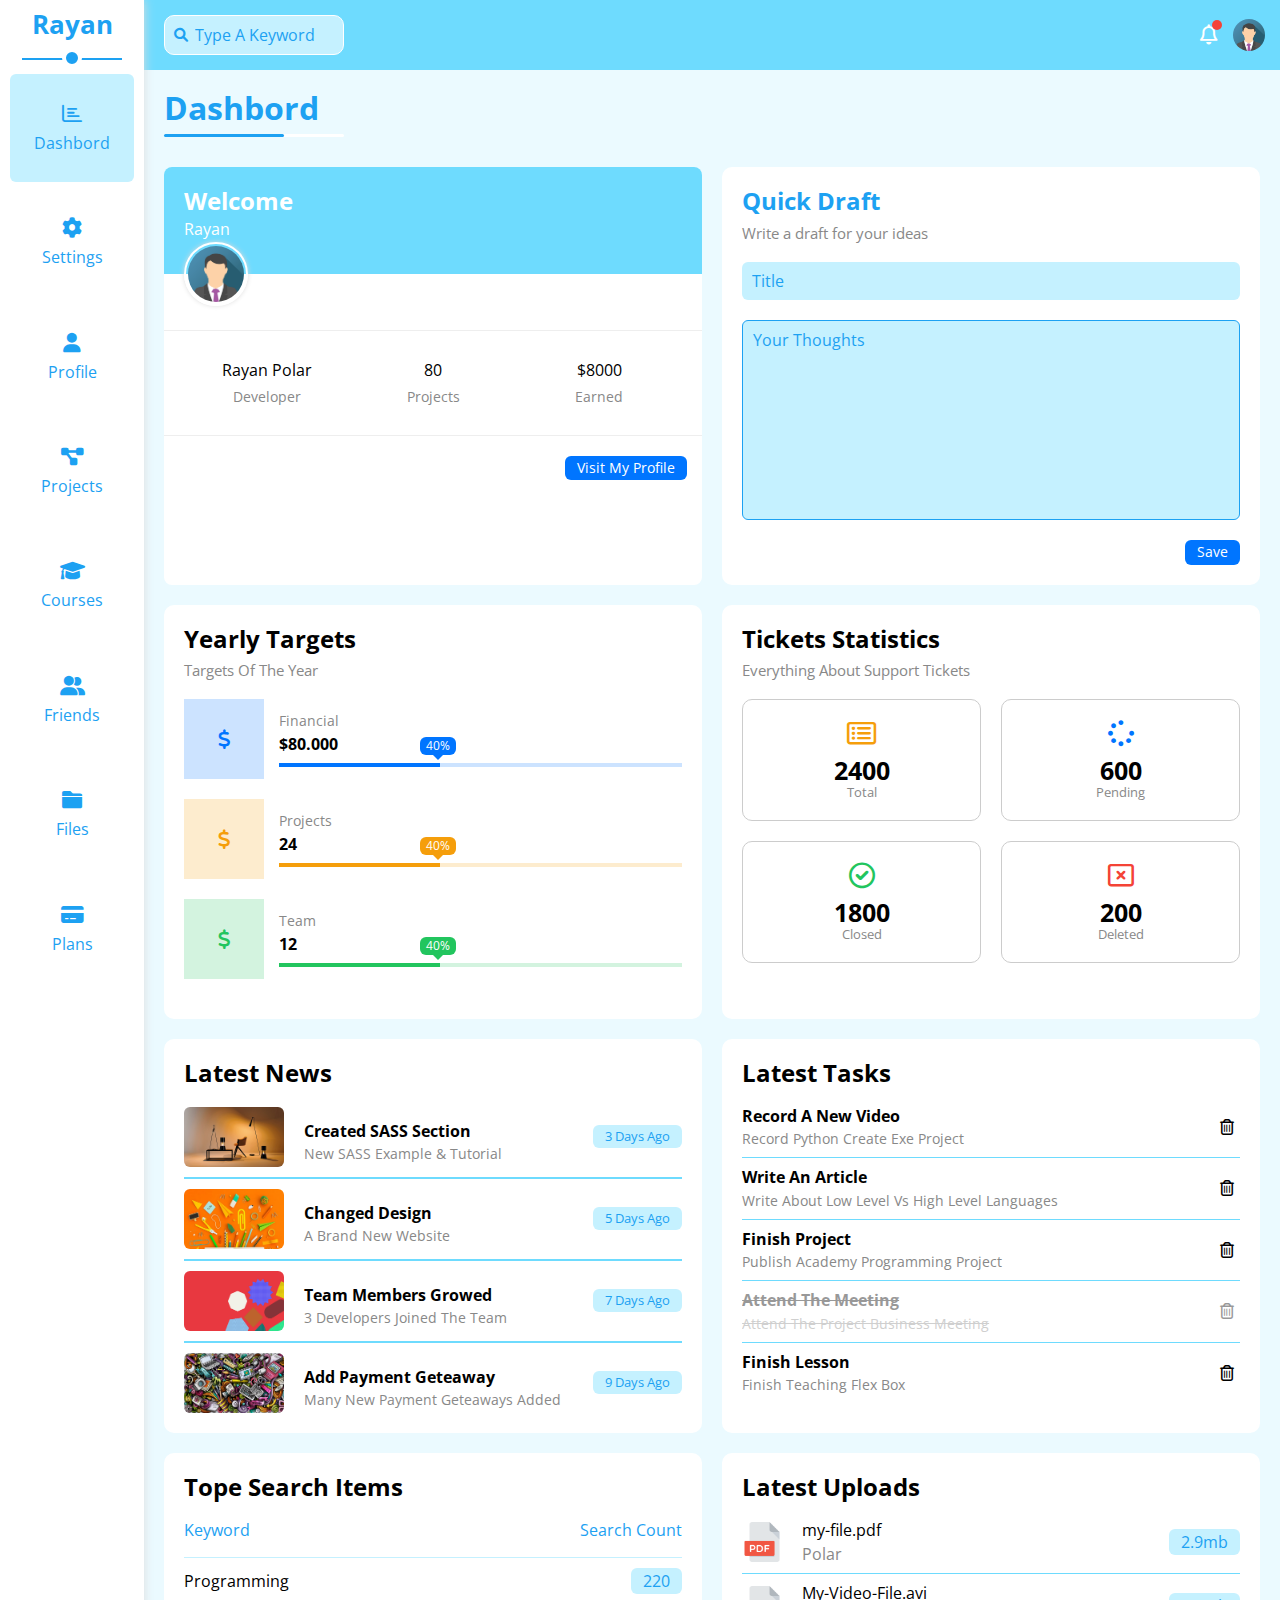
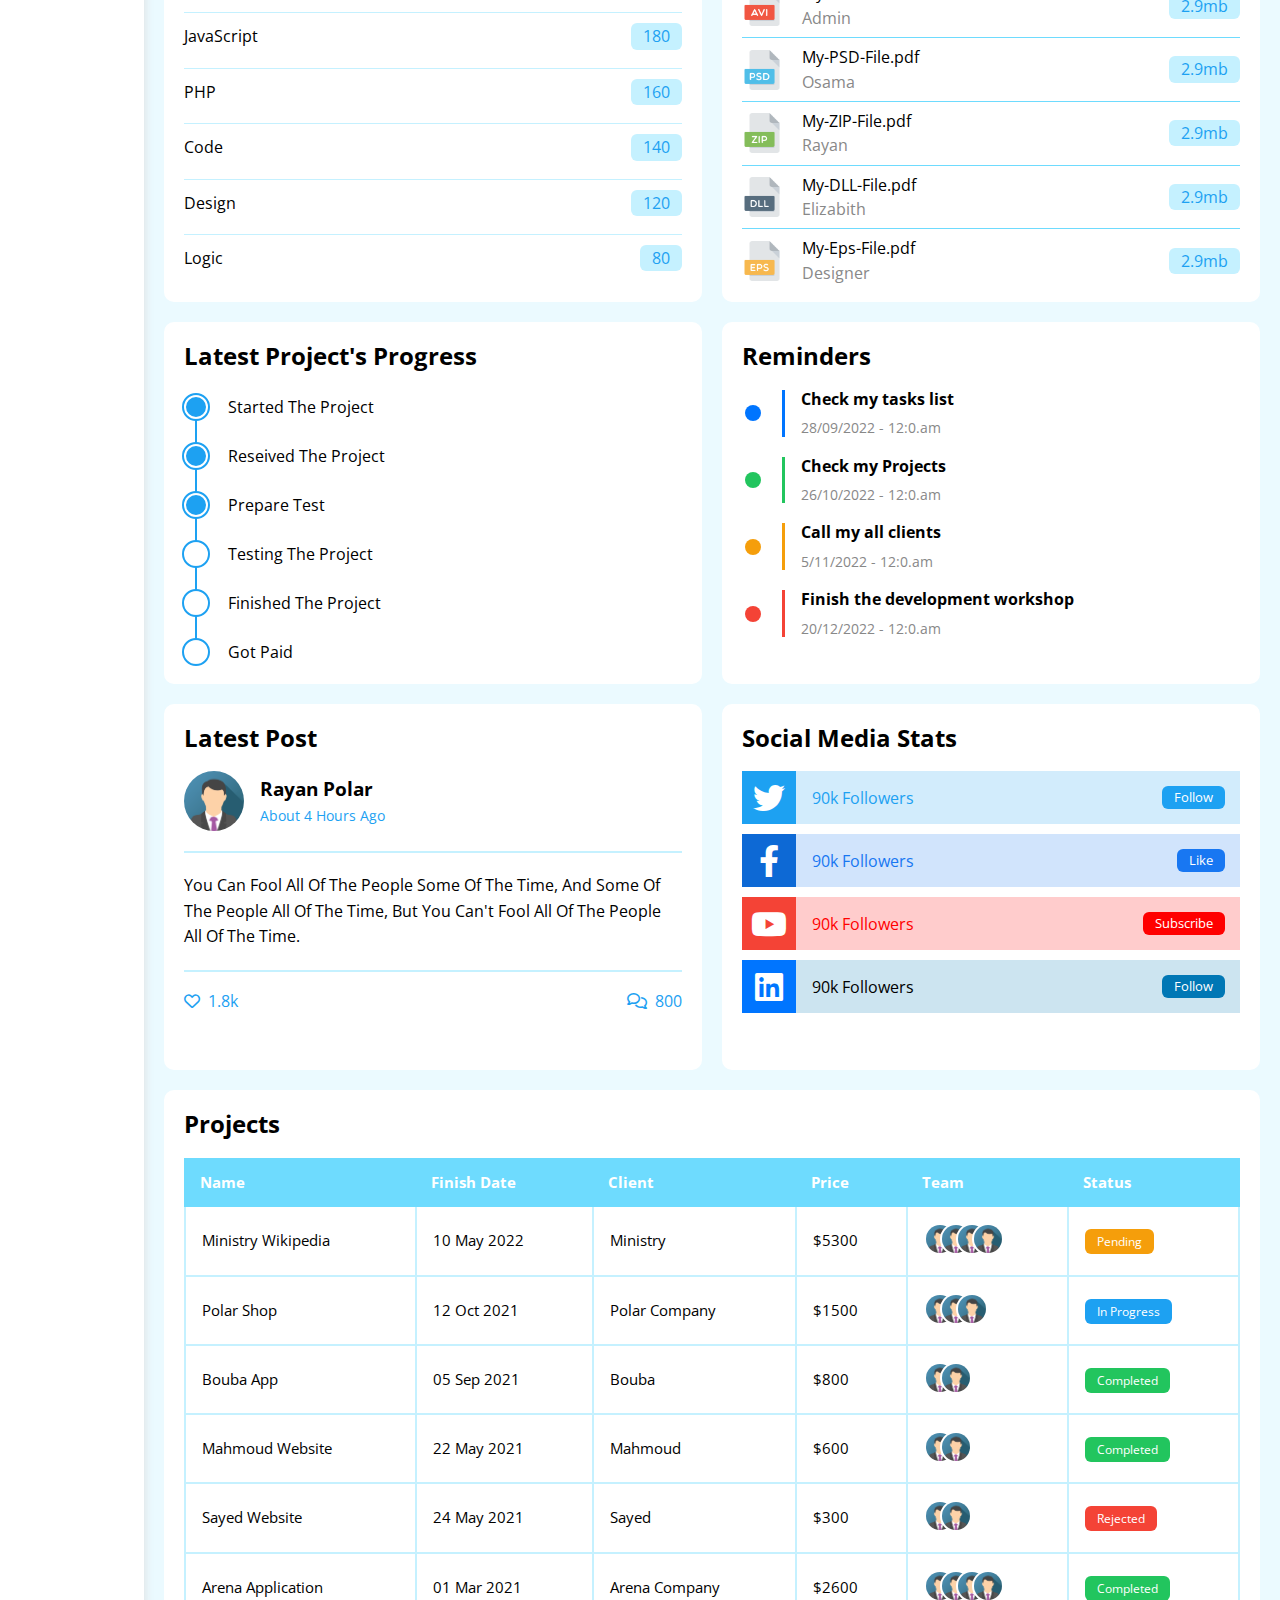
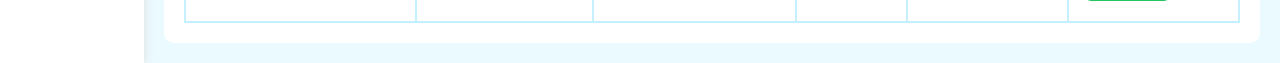
<file: index.html>
<!DOCTYPE html>
<html lang="en">
<head>
    <meta charset="UTF-8">
    <meta http-equiv="X-UA-Compatible" content="IE=edge">
    <meta name="viewport" content="width=device-width, initial-scale=1.0">
    <title>Dashbord</title>
    <!-- Font Awesome library -->
    <link rel="stylesheet" href="./css/all.min.css">
    <!-- Framework file -->
        <link rel="stylesheet" href="./css/framework.css">
    <!-- To display web page normally -->
    <link rel="stylesheet" href="./css/normalize.css">
    <!-- Main styling file -->
    <link rel="stylesheet" href="./css/elzero.css">
    <!-- Google fonts 'Open Sans' -->
    <link rel="preconnect" href="https://fonts.googleapis.com">
    <link rel="preconnect" href="https://fonts.gstatic.com" crossorigin>
    <link href="https://fonts.googleapis.com/css2?family=Open+Sans:wght@300;500&display=swap" rel="stylesheet">
</head>
<body>
    <div class="page d-flex">
        <div class="sidebar bg-white p-10 p-relative">
            <h3 class="p-relative text-c mt-0 c-prime" >Rayan</h3>
            <ul>
                <li>
                    <a class="active d-flex j-content-c align-center flex-d fs-14 c-black rad-6" href="index.html">
                        <i class="fa-regular fa-chart-bar fa-fw"></i>
                        <span class="hide-mobile">Dashbord</span>
                    </a>
                </li>
                <li>
                    <a class="d-flex j-content-c align-center flex-d fs-14 c-black rad-6" href="settings.html">
                        <i class="fa-sharp fa-solid fa-gear"></i>
                        <span class="hide-mobile">Settings</span>
                    </a>
                </li>
                <li>
                    <a class="d-flex j-content-c align-center flex-d fs-14 c-black rad-6" href="profile.html">
                        <i class="fa-solid fa-user fa-fw"></i>
                        <span class="hide-mobile">Profile</span>
                    </a>
                </li>
                <li>
                    <a class="d-flex j-content-c align-center flex-d fs-14 c-black rad-6" href="projects.html">
                        <i class="fa-solid fa-diagram-project fa-fw"></i>
                        <span class="hide-mobile">Projects</span>
                    </a>
                </li>
                <li>
                    <a class="d-flex j-content-c align-center flex-d fs-14 c-black rad-6" href="courses.html">
                        <i class="fa-solid fa-graduation-cap"></i>
                        <span class="hide-mobile">Courses</span>
                    </a>
                </li>
                <li>
                    <a class="d-flex j-content-c align-center flex-d fs-14 c-black rad-6" href="friends.html">
                        <i class="fa-solid fa-user-group"></i>
                        <span class="hide-mobile">Friends</span>
                    </a>
                </li>
                <li>
                    <a class="d-flex j-content-c align-center flex-d fs-14 c-black rad-6" href="files.html">
                        <i class="fa-solid fa-folder-closed fa-fw"></i>
                        <span class="hide-mobile">Files</span>
                    </a>
                </li>
                <li>
                    <a class="d-flex j-content-c align-center flex-d fs-14 c-black rad-6" href="plans.html">
                        <i class="fa-solid fa-credit-card fa-fw"></i>
                        <span class="hide-mobile">Plans</span>
                    </a>
                </li>
            </ul>
        </div>
        <div class="content w-full hidden-flow bg-main">
            <!-- Start HEAD -->
            <div class="head between-flex bg-second-alt p-15">
                <div class="search p-relative">
                    <input class="p-10 bg-second bor-1-white rad-10" type="search" placeholder="type a keyword">
                </div>
                <div class="icons d-flex align-center">
                    <span class="notify p-relative">
                        <i class="fa-regular fa-bell fa-lg p c-white"></i>
                    </span>
                    <img src="./imgs/team-01.png" alt="">
                </div>
            </div>
            <!-- End HEAD -->
            <h1 class="p-relative c-prime">Dashbord</h1>
            <div class="wrapper d-grid gap-20">
                <!-- Start Welcome Widget -->
                <div class="welcome bg-white rad-8 text-c-mobile block-mobile hidden-flow">
                    <div class="intro p-20 d-flex space-between bg-second-alt">
                        <div>
                            <h2 class="m-0 c-text c-white">welcome</h2>
                            <p class="mt-5 c-white">Rayan</p>
                        </div>
                        <imgc class="hide-in-mobile" src="./imgs/team-01.png" alt="">
                    </div>
                    <img class="avatar circle-rad" src="./imgs/team-01.png" alt="">
                    <div class="body d-flex p-20 mt-20 mb-20 text-c block-mobile">
                        <div class="p-10 rad-8">Rayan Polar<span class="d-block c-grey fs-14 mt-10">Developer</span></div>
                        <div class="p-10 rad-8">80<span class="d-block c-grey fs-14 mt-10">Projects</span></div>
                        <div class="p-10 rad-8">$8000<span class="d-block c-grey fs-14 mt-10">Earned</span></div>
                    </div>
                    <a href="profile.html" class="visit d-block fs-14 rad-6 bg-blue c-white w-fit c-text btn-shape">Visit my profile</a>
                </div>
                <!-- End Welcome Widget -->
                <!-- Start Quick Draft Widget -->
                <div class="quick-draft p-20 c-prime bg-white rad-10">
                    <h2 class="c-text mt-0 mb-10">Quick draft</h2>
                    <p class="mt-0 mb-20 c-grey fs-15">Write a draft for your ideas</p>
                    <form action="">
                        <input class="d-block mb-20 w-full p-10 bor-none c-prime bg-second rad-6" type="text" placeholder="title">
                        <textarea class="d-block textarea-remade height-200 mb-20 w-full" placeholder="your thoughts"></textarea>
                        <input class="save d-block w-fit p-10 c-text fs-14 c-white bg-blue rad-6 bor-none btn-shape" type="submit" value="save">
                    </form>
                </div>
                <!-- End Quick Draft Widget -->
                <!-- Start Yearly Targets Widget -->
                <div class="targets p-20 bg-white rad-10">
                    <h2 class="c-text mt-0 mb-10">yearly targets</h2>
                    <p class="c-text c-grey mt-0 mb-20 fs-15">targets of the year</p>
                    <div class="row-of-target mb-20 finance blue d-flex align-center">
                        <div class="icon center-flex">
                            <i class="fa-solid fa-dollar-sign fa-lg c-blue"></i>
                        </div>
                        <div class="details">
                            <span class="fs-14 c-grey">Financial</span>
                            <span class="d-block mt-5 mb-10 fw-bold blue">$80.000</span>
                            <div class="progress p-relative">
                                <span class="bg-blue blue" style="width: 40%">
                                    <span class="c-white bg-blue rad-6">40%</span>
                                </span>
                            </div>
                        </div>
                    </div>
                    <div class="row-of-target mb-20 finance orange d-flex align-center">
                        <div class="icon center-flex">
                            <i class="fa-solid fa-dollar-sign fa-lg c-orange"></i>
                        </div>
                        <div class="details">
                            <span class="fs-14 c-grey">Projects</span>
                            <span class="d-block mt-5 mb-10 fw-bold orange">24</span>
                            <div class="progress p-relative">
                                <span class="bg-orange orange" style="width: 40%">
                                    <span class="c-white bg-orange rad-6">40%</span>
                                </span>
                            </div>
                        </div>
                    </div>
                    <div class="row-of-target mb-20 finance green d-flex align-center">
                        <div class="icon center-flex">
                            <i class="fa-solid fa-dollar-sign fa-lg c-green"></i>
                        </div>
                        <div class="details">
                            <span class="fs-14 c-grey">Team</span>
                            <span class="d-block mt-5 mb-10 fw-bold blue">12</span>
                            <div class="progress p-relative">
                                <span class="bg-green green" style="width: 40%">
                                    <span class="c-white bg-green rad-6">40%</span>
                                </span>
                            </div>
                        </div>
                    </div>
                </div>
                <!-- End Yearly Target Widgets -->
                <!-- Start Tickets Widget-->
                <div class="tickets p-20 bg-white rad-10">
                    <h2 class="c-text mt-0 mb-10">Tickets Statistics</h2>
                    <p class="c-text c-grey mt-0 mb-20 fs-15">everything about support tickets</p>
                    <div class="d-flex mt-20 text-c gap-20 f-wrap">
                        <div class="box p-20 rad-10 fs-13 c-grey">
                            <i class="fa-regular fa-rectangle-list fa-2x mb-10 c-orange"></i>
                            <span class="d-block c-black fw-bold fs-25 mb5-">2400</span>
                            Total
                        </div>
                        <div class="box p-20 rad-10 fs-13 c-grey">
                            <i class="fa-solid fa-spinner fa-2x mb-10 c-blue"></i>
                            <span class="d-block c-black fw-bold fs-25 mb5-">600</span>
                            Pending
                        </div>
                        <div class="box p-20 rad-10 fs-13 c-grey">
                            <i class="fa-regular fa-circle-check fa-2x mb-10 c-green"></i>
                            <span class="d-block c-black fw-bold fs-25 mb5-">1800</span>
                            Closed
                        </div>
                        <div class="box p-20 rad-10 fs-13 c-grey">
                            <i class="fa-regular fa-rectangle-xmark fa-2x mb-10 c-red"></i>
                            <span class="d-block c-black fw-bold fs-25 mb5-">200</span>
                            Deleted
                        </div>
                    </div>
                </div>
                <!-- End Tickets Widget -->
                <!-- Start Latest News Widget -->
                <div class="news p-20 bg-white rad-10 text-c-mobile">
                    <h2 class="c-text mt-0 mb-20">Latest news</h2>
                    <div class="news-row d-flex align-center">
                        <img src="./imgs/news-01.png" alt="">
                        <div class="info mt-10">
                            <h3 class="c-text">Created SASS section</h3>
                            <p class="c-text m-0 fs-14 c-grey">New SASS example & tutorial</p>
                        </div>
                        <div class="c-text c-prime btn-shape bg-second fs-13 label">3 Days ago</div>
                    </div> 
                    <div class="news-row d-flex align-center">
                        <img src="./imgs/news-02.png" alt="">
                        <div class="info mt-10">
                            <h3 class="c-text">Changed design</h3>
                            <p class="c-text m-0 fs-14 c-grey">A brand new website</p>
                        </div>
                        <div class="c-text c-prime btn-shape bg-second fs-13 label">5 Days ago</div>
                    </div> 
                    <div class="news-row d-flex align-center">
                        <img src="./imgs/news-03.png" alt="">
                        <div class="info mt-10">
                            <h3 class="c-text">Team members growed</h3>
                            <p class="c-text m-0 fs-14 c-grey">3 Developers joined the team</p>
                        </div>
                        <div class="c-text c-prime btn-shape bg-second fs-13 label">7 Days ago</div>
                    </div> 
                    <div class="news-row d-flex align-center">
                        <img src="./imgs/news-04.png" alt="">
                        <div class="info mt-10">
                            <h3 class="c-text">Add payment geteaway</h3>
                            <p class="c-text m-0 fs-14 c-grey">Many new payment geteaways added</p>
                        </div>
                        <div class="c-text c-prime btn-shape bg-second fs-13 label">9 Days ago</div>
                    </div> 
                </div>
                <!-- End Latest News Widget -->
                <!-- Start Latest Tasks Widget -->
                <div class="tasks p-20 bg-white rad-10 text-c-mobile">
                    <h2 class="c-text mt-0 mb-20">Latest tasks</h2>
                    <div class="task between-flex">
                        <div class="info">
                            <h3 class="c-text mt-0 mb-6 fs-16">Record a new video</h3>
                            <p class="c-text m-0 c-grey fs-14">Record Python create exe project</p>
                        </div>
                        <button class="bg-none bor-none"><i class="fa-regular fa-trash-can"></i></button>
                    </div>
                    <div class="task between-flex">
                        <div class="info">
                            <h3 class="c-text mt-0 mb-6 fs-16">Write an article</h3>
                            <p class="c-text m-0 c-grey fs-14">Write about low level vs high level languages</p>
                        </div>
                        <button class="bg-none bor-none"><i class="fa-regular fa-trash-can"></i></button>
                    </div>
                    <div class="task between-flex">
                        <div class="info">
                            <h3 class="c-text mt-0 mb-6 fs-16">Finish project</h3>
                            <p class="c-text m-0 c-grey fs-14">Publish academy programming project</p>
                        </div>
                        <button class="bg-none bor-none"><i class="fa-regular fa-trash-can"></i></button>
                    </div>
                    <div class="task d-flex align-center space-between">
                        <div class="info">
                            <h3 class="c-text mt-0 mb-6 fs-16"><del>Attend the meeting</del></h3>
                            <p class="c-text m-0 c-grey fs-14"><del>Attend the project business meeting</del></p>
                        </div>
                        <button class="bg-none bor-none"><i class="fa-regular fa-trash-can"></i></button>
                    </div>
                    <div class="task between-flex">
                        <div class="info">
                            <h3 class="c-text mt-0 mb-6 fs-16">Finish lesson</h3>
                            <p class="c-text m-0 c-grey fs-14">Finish teaching flex box</p>
                        </div>
                        <button class="bg-none bor-none"><i class="fa-regular fa-trash-can"></i></button>
                    </div>
                </div>
                <!-- End Latest Tasks Widget -->
                <!-- Start Top Search Items -->
                <div class="search-items p-20 bg-white rad-10 text-c-mobile">
                    <h2 class="c-text mt-0 mb-20">Tope search items</h2>
                    <div class="rows-box">
                        <div class="row between-flex">
                            <span class="c-text c-prime">keyword</span>
                            <span class="c-text c-prime">Search count</span>
                        </div>
                        <div class="row between-flex">
                            <span class="c-text c-black">Programming</span>
                            <span class="c-text btn-shape c-prime bg-second rad-6">220</span>
                        </div>
                        <div class="row between-flex">
                            <span class="c-text c-black">JavaScript</span>
                            <span class="c-text btn-shape c-prime bg-second rad-6">180</span>
                        </div>
                        <div class="row between-flex">
                            <span class="c-text c-black">PHP</span>
                            <span class="c-text btn-shape c-prime bg-second rad-6">160</span>
                        </div>
                        <div class="row between-flex">
                            <span class="c-text c-black">Code</span>
                            <span class="c-text btn-shape c-prime bg-second rad-6">140</span>
                        </div>
                        <div class="row between-flex">
                            <span class="c-text c-black">Design</span>
                            <span class="c-text btn-shape c-prime bg-second rad-6">120</span>
                        </div>
                        <div class="row between-flex mb-0">
                            <span class="c-text c-black">Logic</span>
                            <span class="c-text btn-shape c-prime bg-second rad-6">80</span>
                        </div>
                    </div>
                </div>
                <!-- End Top Search Items -->
                <!-- Start Latest Uploads -->
                <div class="uploads p-20 bg-white rad-10 text-c-mobile">
                    <h2 class="c-text mt-0 mb-20">Latest uploads</h2>
                    <div class="files">
                        <div class="file between-flex">
                            <img src="./imgs/upload-1.png" alt="">
                            <div class="info">
                                <div class="mt-0 mb-6">my-file.pdf</div>
                                <span class="c-grey">Polar</span>
                            </div>
                            <span class="c-text btn-shac-text btn-shape c-prime bg-seconpe c-prime bg-second rad-6">2.9mb</span>
                        </div>
                        <div class="file between-flex">
                            <img src="./imgs/uploads-2.png" alt="">
                            <div class="info">
                                <div class="mt-0 mb-6">My-Video-File.avi</div>
                                <span class="c-grey">Admin</span>
                            </div>
                            <span class="c-text btn-shac-text btn-shape c-prime bg-seconpe c-prime bg-second rad-6">2.9mb</span>
                        </div>
                        <div class="file between-flex">
                            <img src="./imgs/upload-3.png" alt="">
                            <div class="info">
                                <div class="mt-0 mb-6">My-PSD-File.pdf</div>
                                <span class="c-grey">Osama</span>
                            </div>
                            <span class="c-text btn-shac-text btn-shape c-prime bg-seconpe c-prime bg-second rad-6">2.9mb</span>
                        </div>
                        <div class="file between-flex">
                            <img src="./imgs/upload-4.png" alt="">
                            <div class="info">
                                <div class="mt-0 mb-6">My-ZIP-File.pdf</div>
                                <span class="c-grey">Rayan</span>
                            </div>
                            <span class="c-text btn-shac-text btn-shape c-prime bg-seconpe c-prime bg-second rad-6">2.9mb</span>
                        </div>
                        <div class="file between-flex">
                            <img src="./imgs/upload-5.png" alt="">
                            <div class="info">
                                <div class="mt-0 mb-6">My-DLL-File.pdf</div>
                                <span class="c-grey">Elizabith</span>
                            </div>
                            <span class="c-text btn-shac-text btn-shape c-prime bg-seconpe c-prime bg-second rad-6">2.9mb</span>
                        </div>
                        <div class="file between-flex">
                            <img src="./imgs/upload-6.png" alt="">
                            <div class="info">
                                <div class="mt-0 mb-6">My-Eps-File.pdf</div>
                                <span class="c-grey">Designer</span>
                            </div>
                            <span class="c-text btn-shac-text btn-shape c-prime bg-seconpe c-prime bg-second rad-6">2.9mb</span>
                        </div>
                    </div>
                </div>
                <!-- End Latest Uploads -->
                <!-- Start Latest Projects -->
                <div class="latest-project p-20 bg-white rad-10 text-c-mobile">
                    <h2 class="c-text mt-0 mb-20">Latest project's progress</h2>
                    <ul class="m-0 p-relative">
                        <li class="c-text mt-25 d-flex align-center done">Started the project</li>
                        <li class="c-text mt-25 d-flex align-center done">Reseived the project</li>
                        <li class="c-text mt-25 d-flex align-center done">Prepare test</li>
                        <li class="c-text mt-25 d-flex align-center current">Testing the project</li>
                        <li class="c-text mt-25 d-flex align-center">Finished the project</li>
                        <li class="c-text mt-25 d-flex align-center">Got paid</li>
                    </ul>
                </div>
                <!-- End Latest Projects -->
                <!-- Start Reminders -->
                <div class="reminders p-20 bg-white rad-10 text-c-mobile">
                                    <h2 class="c-text mt-0 mb-20">Reminders</h2>
                                    <div class="reminders-holder">
                                        <div class="reminder p-relative mb-20">
                                            <h3 class="mt-0 mb-10 c-black fs-16 ">Check my tasks list</h3>
                                            <span class="c-grey fs-14">28/09/2022 - 12:0.am</span>
                                        </div>
                                        <div class="reminder p-relative mb-20">
                                            <h3 class="mt-0 mb-10 c-black fs-16 ">Check my Projects</h3>
                                            <span class="c-grey fs-14">26/10/2022 - 12:0.am</span>
                                        </div>
                                        <div class="reminder p-relative mb-20">
                                            <h3 class="mt-0 mb-10 c-black fs-16 ">Call my all clients</h3>
                                            <span class="c-grey fs-14">5/11/2022 - 12:0.am</span>
                                        </div>
                                        <div class="reminder p-relative mb-20">
                                            <h3 class="mt-0 mb-10 c-black fs-16 ">Finish the development workshop</h3>
                                            <span class="c-grey fs-14">20/12/2022 - 12:0.am</span>
                                        </div>
                                    </div>
                </div>
                <!-- Start Reminders -->
                <!-- Start Latest Post -->
                <div class="latest-post  p-20 bg-white rad-10 text-c-mobile">
                    <h2 class="c-text mt-0 mb-20">Latest post</h2>
                    <div class="profile d-flex align-center mb-20 bor-sec-bottom">
                        <img class="circle-rad" src="./imgs/team-01.png" alt="">
                        <div class="info">
                            <h3 class="c-text mt-0 mb-6">Rayan polar</h3>
                            <span class="c-text c-prime fs-14">About 4 hours ago</span>
                        </div>
                    </div>
                    <p class="c-text c-black m-0 mb-20 bor-sec-bottom">You can fool all of the people some of the time, and some of the people all of the time, but you can't fool all of the people all of the time.</p>
                    <div class="stats between-flex c-prime">
                        <div class="likes">
                            <i class="fa-regular fa-heart"></i><span>1.8k</span>
                        </div>
                        <div class="comments">
                            <i class="fa-regular fa-comments"></i><span>800</span>
                        </div>
                    </div>
                </div>
                <!-- End Latest Post -->
                <!-- Start Social Media Stats -->
                <div class="media-stats p-20 bg-white rad-10 text-c-mobile">
                    <h2 class="c-text mt-0 mb-20">Social media stats</h2>
                    <div class="row twitter p-15 p-relative mb-10 between-flex">
                        <i class="fa-brands fa-twitter fa-2x center-flex h-full p-10 c-white bg-prime"></i>
                        <span class="c-text">90k followers</span>
                        <a class="c-white fs-13 btn-shape" href="#">Follow</a>
                    </div>
                    <div class="row facebook p-15 p-relative mb-10 between-flex">
                        <i class="fa-brands fa-facebook-f fa-2x center-flex h-full p-10 c-white bg-blue-alt"></i>
                        <span class="c-text">90k followers</span>
                        <a class="c-white fs-13 btn-shape" href="#">Like</a>
                    </div>
                    <div class="row youtube p-15 p-relative mb-10 between-flex">
                        <i class="fa-brands fa-youtube fa-2x center-flex h-full p-10 c-white bg-red"></i>
                        <span class="c-text">90k followers</span>
                        <a class="c-white fs-13 btn-shape" href="#">Subscribe</a>
                    </div>
                    <div class="row linkedin p-15 p-relative between-flex">
                        <i class="fa-brands fa-linkedin fa-2x center-flex h-full p-10 c-white bg-blue"></i>
                        <span class="c-text">90k followers</span>
                        <a class="c-white fs-13 btn-shape" href="#">Follow</a>
                    </div>
                </div>
                <!-- End Social Media Stats -->
            </div>
            <!-- Start Projects -->
            <div class="projects p-20 m-20 bg-white rad-10">
                <h2 class="mt-0 mb-20">Projects</h2>
                <div class="table-holder">
                    <table class="fs-15 w-full">
                        <thead>
                            <tr>
                                <td>Name</td>
                                <td class="c-text">Finish date</td>
                                <td>Client</td>
                                <td>Price</td>
                                <td>Team</td>
                                <td>Status</td>
                            </tr>
                        </thead>
                        <tbody>
                            <tr>
                                <td class="c-text">Ministry wikipedia</td>
                                <td>10 May 2022</td>
                                <td>Ministry</td>
                                <td>$5300</td>
                                <td>
                                    <img class="circle-rad" src="./imgs/team-01.png" alt="">
                                    <img class="circle-rad" src="./imgs/team-01.png" alt="">
                                    <img class="circle-rad" src="./imgs/team-01.png" alt="">
                                    <img class="circle-rad" src="./imgs/team-01.png" alt="">
                                </td>
                                <td>
                                    <span class="label btn-shape c-white bg-orange">Pending</span>
                                </td>
                            </tr>
                            <tr>
                                <td class="c-text">Polar shop</td>
                                <td>12 Oct 2021</td>
                                <td>Polar Company</td>
                                <td>$1500</td>
                                <td>
                                    <img class="circle-rad" src="./imgs/team-01.png" alt="">
                                    <img class="circle-rad" src="./imgs/team-01.png" alt="">
                                    <img class="circle-rad" src="./imgs/team-01.png" alt="">
                                </td>
                                <td>
                                    <span class="label btn-shape c-white bg-prime">In Progress</span>
                                </td>
                            </tr>
                            <tr>
                                <td class="c-text">Bouba app</td>
                                <td>05 Sep 2021</td>
                                <td>Bouba</td>
                                <td>$800</td>
                                <td>
                                    <img class="circle-rad" src="./imgs/team-01.png" alt="">
                                    <img class="circle-rad" src="./imgs/team-01.png" alt="">
                                </td>
                                <td>
                                    <span class="label btn-shape c-white bg-green">Completed</span>
                                </td>
                            </tr>
                            <tr>
                                <td class="c-text">Mahmoud website</td>
                                <td>22 May 2021</td>
                                <td>Mahmoud</td>
                                <td>$600</td>
                                <td>
                                    <img class="circle-rad" src="./imgs/team-01.png" alt="">
                                    <img class="circle-rad" src="./imgs/team-01.png" alt="">
                                </td>
                                <td>
                                    <span class="label btn-shape c-white bg-green">Completed</span>
                                </td>
                            </tr>
                            <tr>
                                <td class="c-text">Sayed website</td>
                                <td>24 May 2021</td>
                                <td>Sayed</td>
                                <td>$300</td>
                                <td>
                                    <img class="circle-rad" src="./imgs/team-01.png" alt="">
                                    <img class="circle-rad" src="./imgs/team-01.png" alt="">
                                </td>
                                <td>
                                    <span class="label btn-shape c-white bg-red">Rejected</span>
                                </td>
                            </tr>
                            <tr>
                                <td class="c-text">Arena application</td>
                                <td>01 Mar 2021</td>
                                <td>Arena Company</td>
                                <td>$2600</td>
                                <td>
                                    <img class="circle-rad" src="./imgs/team-01.png" alt="">
                                    <img class="circle-rad" src="./imgs/team-01.png" alt="">
                                    <img class="circle-rad" src="./imgs/team-01.png" alt="">
                                    <img class="circle-rad" src="./imgs/team-01.png" alt="">
                                </td>
                                <td>
                                    <span class="label btn-shape c-white bg-green">Completed</span>
                                </td>
                            </tr>
                        </tbody>
                    </table>
                </div>
            </div>
            <!-- End Projects -->
        </div>
    </div>
</body>
</html>
</file>
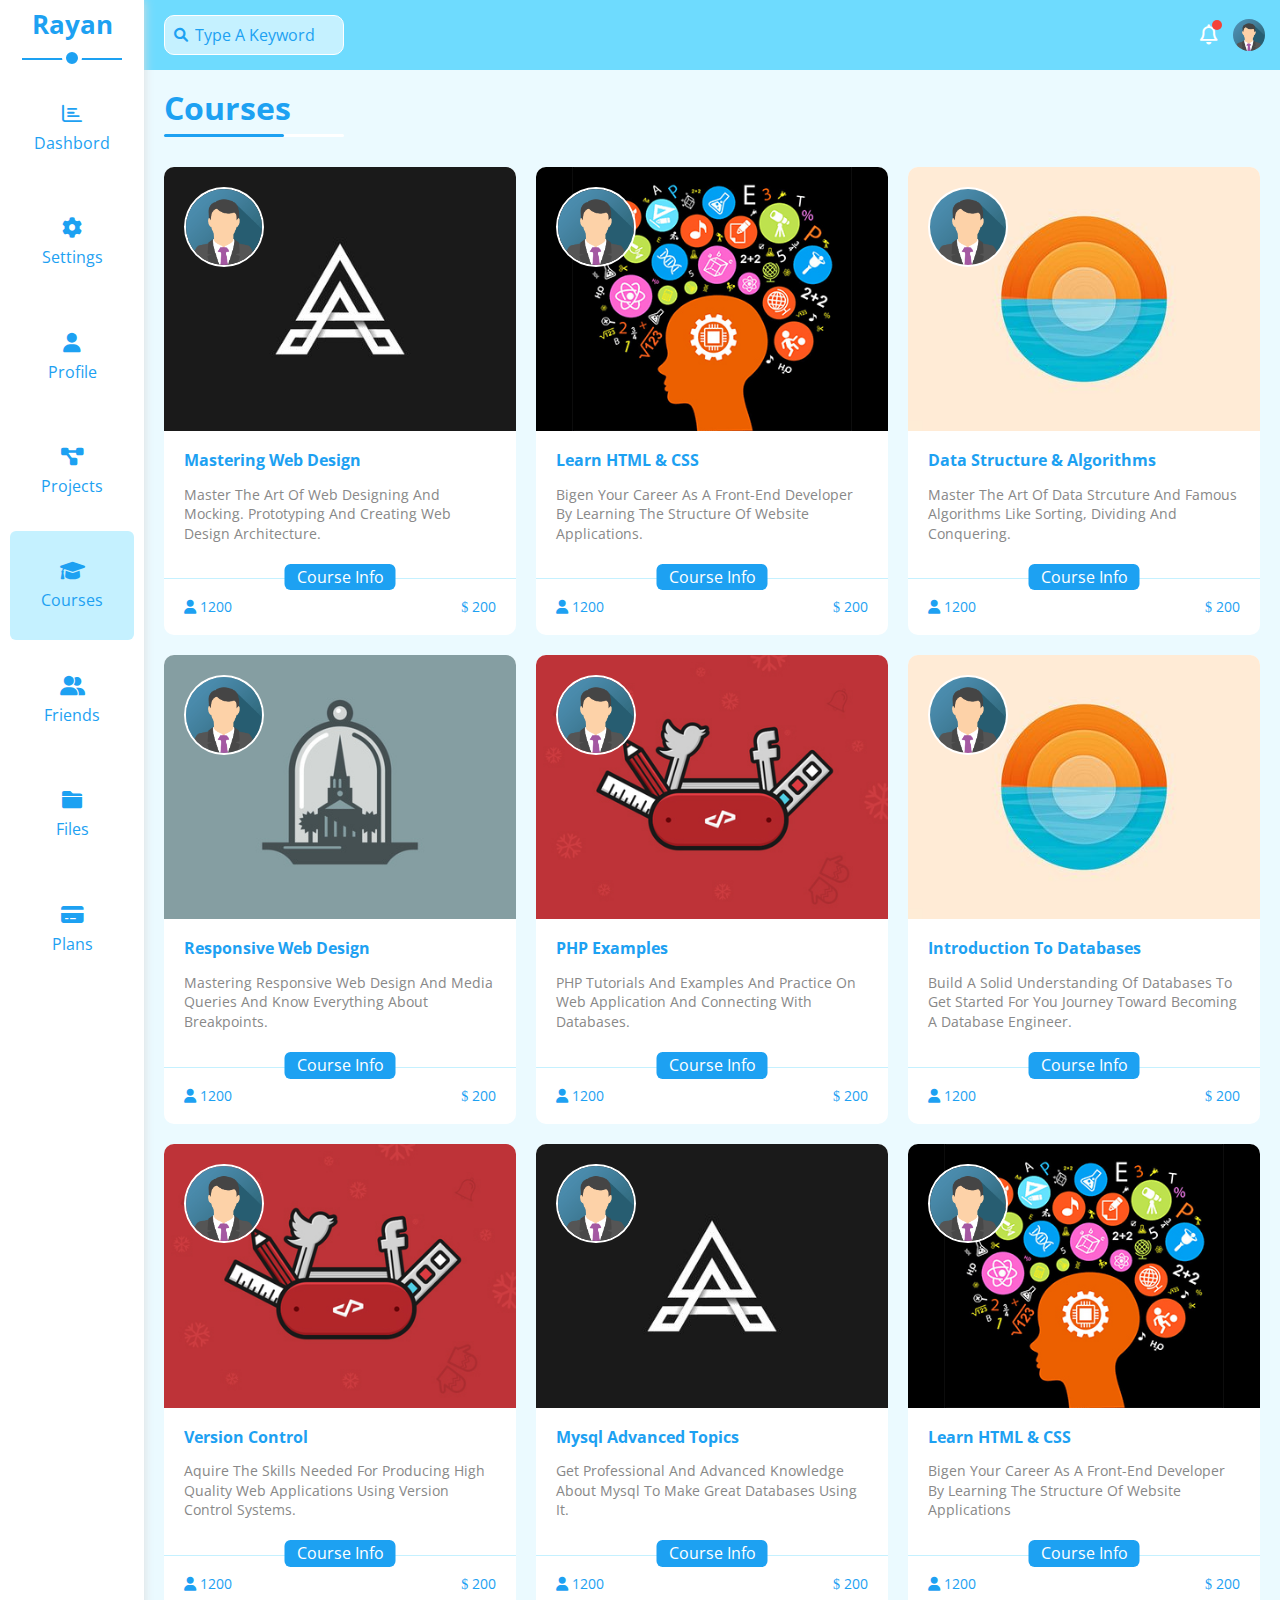
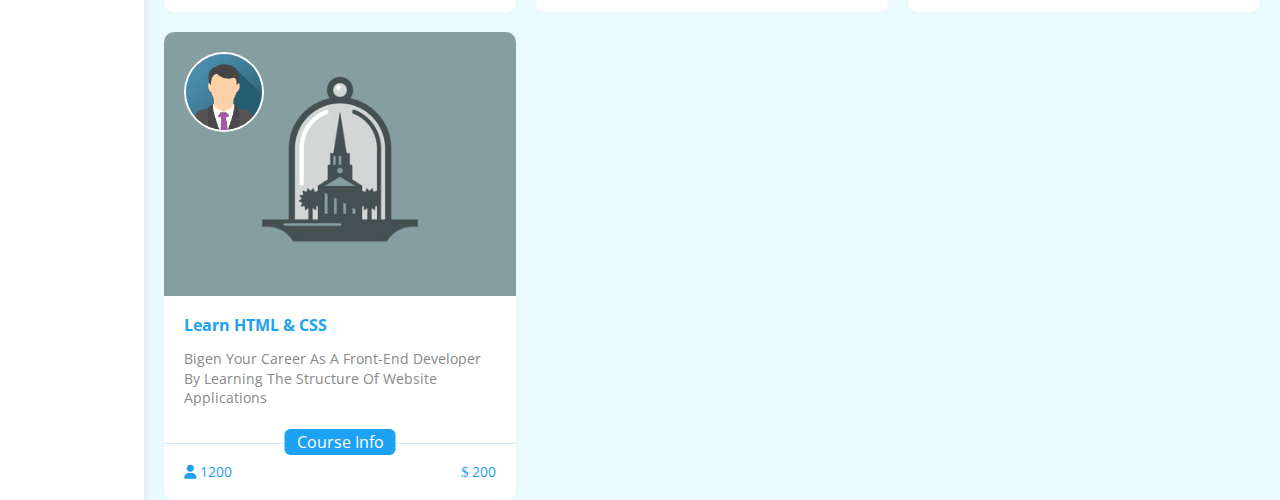
<file: courses.html>
<!DOCTYPE html>
<html lang="en">
<head>
    <meta charset="UTF-8">
    <meta http-equiv="X-UA-Compatible" content="IE=edge">
    <meta name="viewport" content="width=device-width, initial-scale=1.0">
    <title>Courses</title>
    <!-- Font Awesome library -->
    <link rel="stylesheet" href="./css/all.min.css">
    <!-- Framework file -->
        <link rel="stylesheet" href="./css/framework.css">
    <!-- To display web page normally -->
    <link rel="stylesheet" href="./css/normalize.css">
    <!-- Main styling file -->
    <link rel="stylesheet" href="./css/elzero.css">
    <!-- Google fonts 'Open Sans' -->
    <link rel="preconnect" href="https://fonts.googleapis.com">
    <link rel="preconnect" href="https://fonts.gstatic.com" crossorigin>
    <link href="https://fonts.googleapis.com/css2?family=Open+Sans:wght@300;500&display=swap" rel="stylesheet">
</head>
<body>
    <div class="page d-flex">
        <div class="sidebar bg-white p-10 p-relative">
            <h3 class="p-relative text-c mt-0 c-prime" >Rayan</h3>
            <ul>
                <li>
                    <a class="d-flex j-content-c align-center flex-d fs-14 c-black rad-6" href="index.html">
                        <i class="fa-regular fa-chart-bar fa-fw"></i>
                        <span class="hide-mobile">Dashbord</span>
                    </a>
                </li>
                <li>
                    <a class="d-flex j-content-c align-center flex-d fs-14 c-black rad-6" href="settings.html">
                        <i class="fa-sharp fa-solid fa-gear"></i>
                        <span class="hide-mobile">Settings</span>
                    </a>
                </li>
                <li>
                    <a class="d-flex j-content-c align-center flex-d fs-14 c-black rad-6" href="profile.html">
                        <i class="fa-solid fa-user fa-fw"></i>
                        <span class="hide-mobile">Profile</span>
                    </a>
                </li>
                <li>
                    <a class="d-flex j-content-c align-center flex-d fs-14 c-black rad-6" href="projects.html">
                        <i class="fa-solid fa-diagram-project fa-fw"></i>
                        <span class="hide-mobile">Projects</span>
                    </a>
                </li>
                <li>
                    <a class="active d-flex j-content-c align-center flex-d fs-14 c-black rad-6" href="courses.html">
                        <i class="fa-solid fa-graduation-cap"></i>
                        <span class="hide-mobile">Courses</span>
                    </a>
                </li>
                <li>
                    <a class="d-flex j-content-c align-center flex-d fs-14 c-black rad-6" href="friends.html">
                        <i class="fa-solid fa-user-group"></i>
                        <span class="hide-mobile">Friends</span>
                    </a>
                </li>
                <li>
                    <a class="d-flex j-content-c align-center flex-d fs-14 c-black rad-6" href="files.html">
                        <i class="fa-solid fa-folder-closed fa-fw"></i>
                        <span class="hide-mobile">Files</span>
                    </a>
                </li>
                <li>
                    <a class="d-flex j-content-c align-center flex-d fs-14 c-black rad-6" href="plans.html">
                        <i class="fa-solid fa-credit-card fa-fw"></i>
                        <span class="hide-mobile">Plans</span>
                    </a>
                </li>
            </ul>
        </div>
        <div class="content w-full hidden-flow bg-main">
            <!-- Start HEAD -->
            <div class="head between-flex bg-second-alt p-15">
                <div class="search p-relative">
                    <input class="p-10 bg-second bor-1-white rad-10" type="search" placeholder="type a keyword">
                </div>
                <div class="icons d-flex align-center">
                    <span class="notify p-relative">
                        <i class="fa-regular fa-bell fa-lg p c-white"></i>
                    </span>
                    <img src="./imgs/team-01.png" alt="">
                </div>
            </div>
            <!-- End HEAD -->
            <h1 class="p-relative c-prime">Courses</h1>
            <div class="courses-page">
                <div class="courses wrapper d-grid gap-20 m-20">
                    <div class="course d-flex flex-d align-center j-content-c bg-white rad-10 p-relative hidden-flow">
                        <img class="back" src="./imgs/course-01.jpg" alt="">
                        <img class="avatar circle-rad" src="./imgs/team-01.png" alt="">
                        <div class="text p-20">
                            <h4 class="c-text m-0">Mastering web design</h4>
                            <p class="c-text c-blue pt-15 pb-15 fs-14">Master the art of web designing and mocking. Prototyping and creating web design architecture.</p>
                        </div>
                        <button href="#" class="c-text btn-shape bg-prime c-white rad-8 bor-none">Course info</button>
                        <div class="stats between-flex p-20 fs-14">
                            <div class="enrolled c-prime">
                                <i class="fa-solid fa-user"></i>
                                <span>1200</span>
                            </div>
                            <div class="cost c-prime">
                                <i class="fa-regular fa-dollar-sign"></i>
                                <span>200</span>
                            </div>
                        </div>
                    </div>
                    <div class="course d-flex flex-d align-center j-content-c bg-white rad-10 p-relative hidden-flow">
                        <img class="back" src="./imgs/course-02.jpg" alt="">
                        <img class="avatar circle-rad" src="./imgs/team-01.png" alt="">
                        <div class="text p-20">
                            <h4 class="c-text m-0">Learn HTML & CSS</h4>
                            <p class="c-text c-blue pt-15 pb-15 fs-14">Bigen your career as a front-end developer by learning the structure of website applications.</p>
                        </div>
                        <button href="#" class="c-text btn-shape bg-prime c-white rad-8 bor-none">Course info</button>
                        <div class="stats between-flex p-20 fs-14">
                            <div class="enrolled c-prime">
                                <i class="fa-solid fa-user"></i>
                                <span>1200</span>
                            </div>
                            <div class="cost c-prime">
                                <i class="fa-regular fa-dollar-sign"></i>
                                <span>200</span>
                            </div>
                        </div>
                    </div>
                    <div class="course d-flex flex-d align-center j-content-c bg-white rad-10 p-relative hidden-flow">
                        <img class="back" src="./imgs/course-03.jpg" alt="">
                        <img class="avatar circle-rad" src="./imgs/team-01.png" alt="">
                        <div class="text p-20">
                            <h4 class="c-text m-0">Data structure & algorithms</h4>
                            <p class="c-text c-blue pt-15 pb-15 fs-14">Master The Art Of Data Strcuture And Famous Algorithms Like Sorting, Dividing And Conquering.</p>
                        </div>
                        <button href="#" class="c-text btn-shape bg-prime c-white rad-8 bor-none">Course info</button>
                        <div class="stats between-flex p-20 fs-14">
                            <div class="enrolled c-prime">
                                <i class="fa-solid fa-user"></i>
                                <span>1200</span>
                            </div>
                            <div class="cost c-prime">
                                <i class="fa-regular fa-dollar-sign"></i>
                                <span>200</span>
                            </div>
                        </div>
                    </div>
                    <div class="course d-flex flex-d align-center j-content-c bg-white rad-10 p-relative hidden-flow">
                        <img class="back" src="./imgs/course-04.jpg" alt="">
                        <img class="avatar circle-rad" src="./imgs/team-01.png" alt="">
                        <div class="text p-20">
                            <h4 class="c-text m-0">Responsive web design</h4>
                            <p class="c-text c-blue pt-15 pb-15 fs-14">Mastering Responsive Web Design And Media Queries And Know Everything About Breakpoints.</p>
                        </div>
                        <button href="#" class="c-text btn-shape bg-prime c-white rad-8 bor-none">Course info</button>
                        <div class="stats between-flex p-20 fs-14">
                            <div class="enrolled c-prime">
                                <i class="fa-solid fa-user"></i>
                                <span>1200</span>
                            </div>
                            <div class="cost c-prime">
                                <i class="fa-regular fa-dollar-sign"></i>
                                <span>200</span>
                            </div>
                        </div>
                    </div>
                    <div class="course d-flex flex-d align-center j-content-c bg-white rad-10 p-relative hidden-flow">
                        <img class="back" src="./imgs/course-05.jpg" alt="">
                        <img class="avatar circle-rad" src="./imgs/team-01.png" alt="">
                        <div class="text p-20">
                            <h4 class="c-text m-0">PHP examples</h4>
                            <p class="c-text c-blue pt-15 pb-15 fs-14">PHP Tutorials And Examples And Practice On Web Application And Connecting With Databases.</p>
                        </div>
                        <button href="#" class="c-text btn-shape bg-prime c-white rad-8 bor-none">Course info</button>
                        <div class="stats between-flex p-20 fs-14">
                            <div class="enrolled c-prime">
                                <i class="fa-solid fa-user"></i>
                                <span>1200</span>
                            </div>
                            <div class="cost c-prime">
                                <i class="fa-regular fa-dollar-sign"></i>
                                <span>200</span>
                            </div>
                        </div>
                    </div>
                    <div class="course d-flex flex-d align-center j-content-c bg-white rad-10 p-relative hidden-flow">
                        <img class="back" src="./imgs/course-03.jpg" alt="">
                        <img class="avatar circle-rad" src="./imgs/team-01.png" alt="">
                        <div class="text p-20">
                            <h4 class="c-text m-0">Introduction to databases</h4>
                            <p class="c-text c-blue pt-15 pb-15 fs-14">Build a solid understanding of databases to get started for you journey toward becoming a database engineer.</p>
                        </div>
                        <button href="#" class="c-text btn-shape bg-prime c-white rad-8 bor-none">Course info</button>
                        <div class="stats between-flex p-20 fs-14">
                            <div class="enrolled c-prime">
                                <i class="fa-solid fa-user"></i>
                                <span>1200</span>
                            </div>
                            <div class="cost c-prime">
                                <i class="fa-regular fa-dollar-sign"></i>
                                <span>200</span>
                            </div>
                        </div>
                    </div>
                    <div class="course d-flex flex-d align-center j-content-c bg-white rad-10 p-relative hidden-flow">
                        <img class="back" src="./imgs/course-05.jpg" alt="">
                        <img class="avatar circle-rad" src="./imgs/team-01.png" alt="">
                        <div class="text p-20">
                            <h4 class="c-text m-0">Version control</h4>
                            <p class="c-text c-blue pt-15 pb-15 fs-14">Aquire the skills needed for producing high quality web applications using version control systems.</p>
                        </div>
                        <button href="#" class="c-text btn-shape bg-prime c-white rad-8 bor-none">Course info</button>
                        <div class="stats between-flex p-20 fs-14">
                            <div class="enrolled c-prime">
                                <i class="fa-solid fa-user"></i>
                                <span>1200</span>
                            </div>
                            <div class="cost c-prime">
                                <i class="fa-regular fa-dollar-sign"></i>
                                <span>200</span>
                            </div>
                        </div>
                    </div>
                    <div class="course d-flex flex-d align-center j-content-c bg-white rad-10 p-relative hidden-flow">
                        <img class="back" src="./imgs/course-01.jpg" alt="">
                        <img class="avatar circle-rad" src="./imgs/team-01.png" alt="">
                        <div class="text p-20">
                            <h4 class="c-text m-0">Mysql advanced topics</h4>
                            <p class="c-text c-blue pt-15 pb-15 fs-14">Get professional and advanced knowledge about mysql to make great databases using it.</p>
                        </div>
                        <button href="#" class="c-text btn-shape bg-prime c-white rad-8 bor-none">Course info</button>
                        <div class="stats between-flex p-20 fs-14">
                            <div class="enrolled c-prime">
                                <i class="fa-solid fa-user"></i>
                                <span>1200</span>
                            </div>
                            <div class="cost c-prime">
                                <i class="fa-regular fa-dollar-sign"></i>
                                <span>200</span>
                            </div>
                        </div>
                    </div>
                    <div class="course d-flex flex-d align-center j-content-c bg-white rad-10 p-relative hidden-flow">
                        <img class="back" src="./imgs/course-02.jpg" alt="">
                        <img class="avatar circle-rad" src="./imgs/team-01.png" alt="">
                        <div class="text p-20">
                            <h4 class="c-text m-0">Learn HTML & CSS</h4>
                            <p class="c-text c-blue pt-15 pb-15 fs-14">Bigen your career as a front-end developer by learning the structure of website applications</p>
                        </div>
                        <button href="#" class="c-text btn-shape bg-prime c-white rad-8 bor-none">Course info</button>
                        <div class="stats between-flex p-20 fs-14">
                            <div class="enrolled c-prime">
                                <i class="fa-solid fa-user"></i>
                                <span>1200</span>
                            </div>
                            <div class="cost c-prime">
                                <i class="fa-regular fa-dollar-sign"></i>
                                <span>200</span>
                            </div>
                        </div>
                    </div>
                    <div class="course d-flex flex-d align-center j-content-c bg-white rad-10 p-relative hidden-flow">
                        <img class="back" src="./imgs/course-04.jpg" alt="">
                        <img class="avatar circle-rad" src="./imgs/team-01.png" alt="">
                        <div class="text p-20">
                            <h4 class="c-text m-0">Learn HTML & CSS</h4>
                            <p class="c-text c-blue pt-15 pb-15 fs-14">Bigen your career as a front-end developer by learning the structure of website applications</p>
                        </div>
                        <button href="#" class="c-text btn-shape bg-prime c-white rad-8 bor-none">Course info</button>
                        <div class="stats between-flex p-20 fs-14">
                            <div class="enrolled c-prime">
                                <i class="fa-solid fa-user"></i>
                                <span>1200</span>
                            </div>
                            <div class="cost c-prime">
                                <i class="fa-regular fa-dollar-sign"></i>
                                <span>200</span>
                            </div>
                        </div>
                    </div>
                </div>
            </div>
        </div>
    </div>
</body>
</html>
</file>
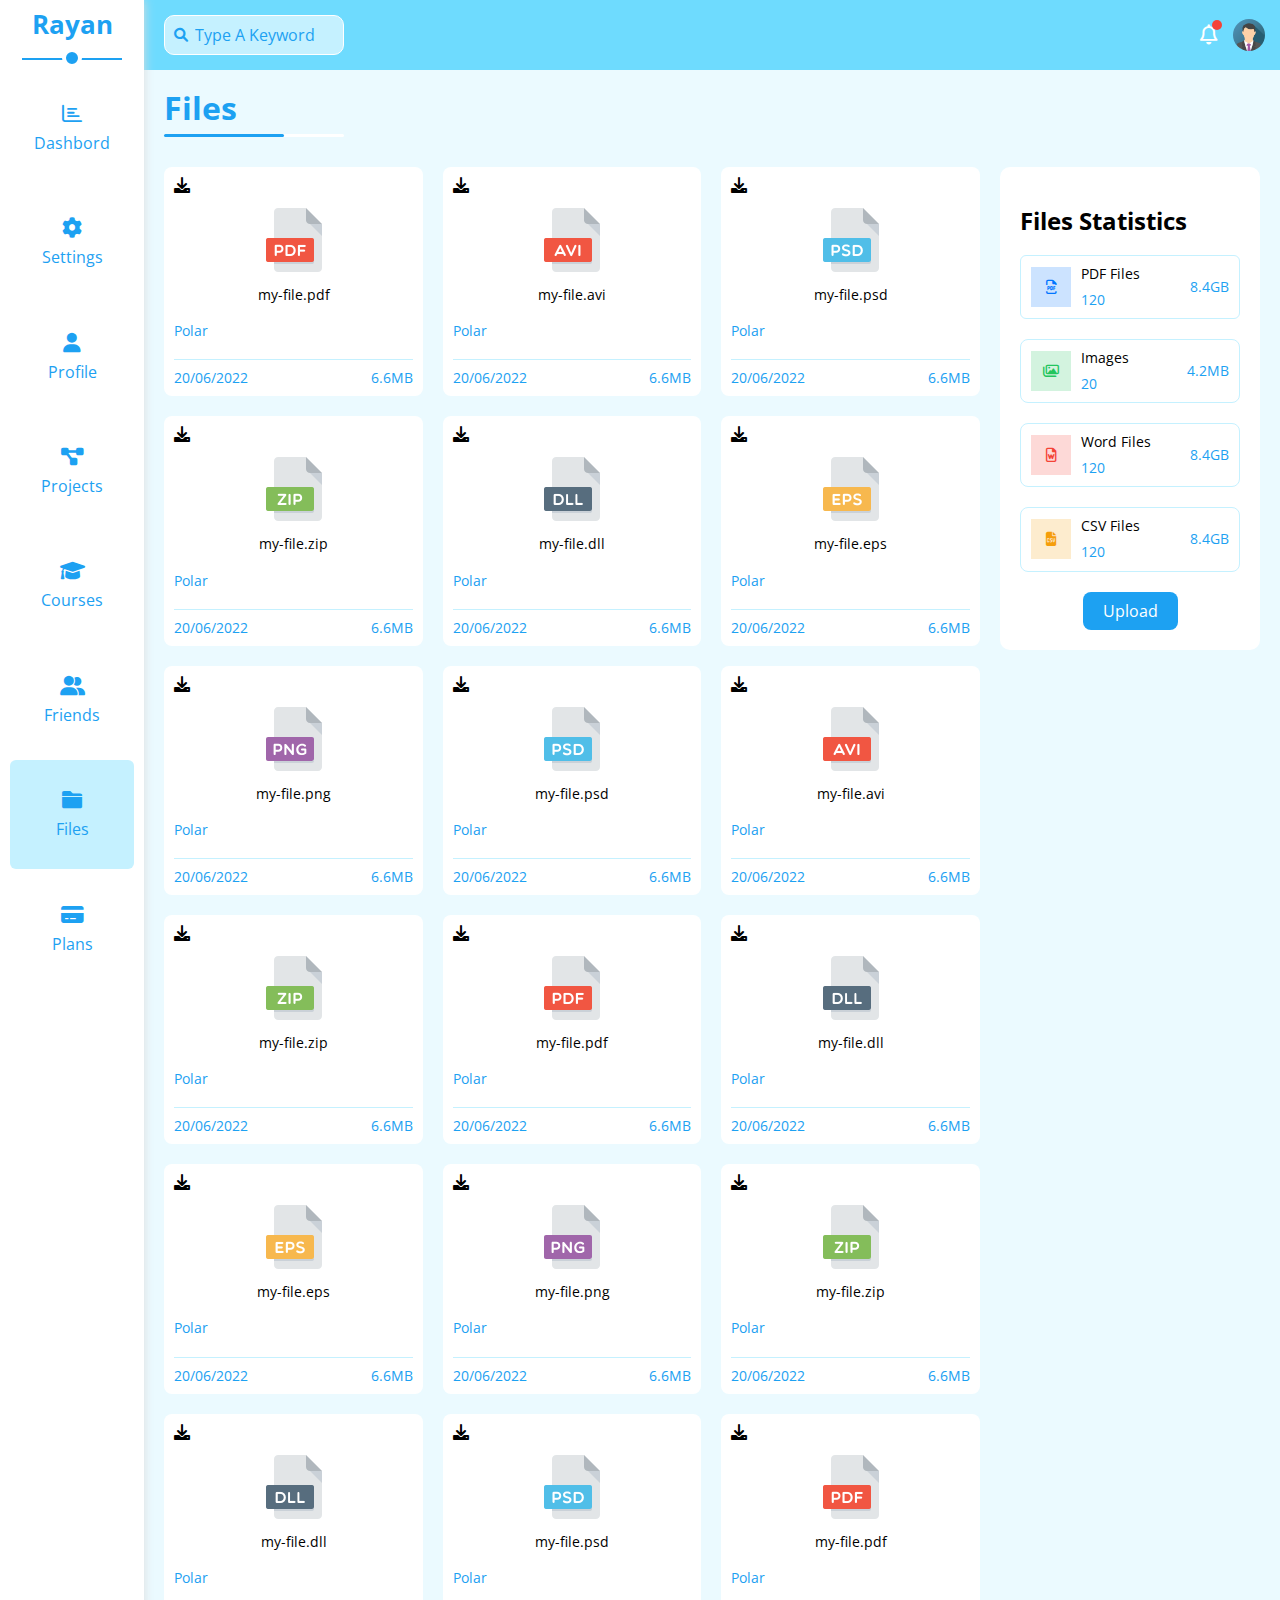
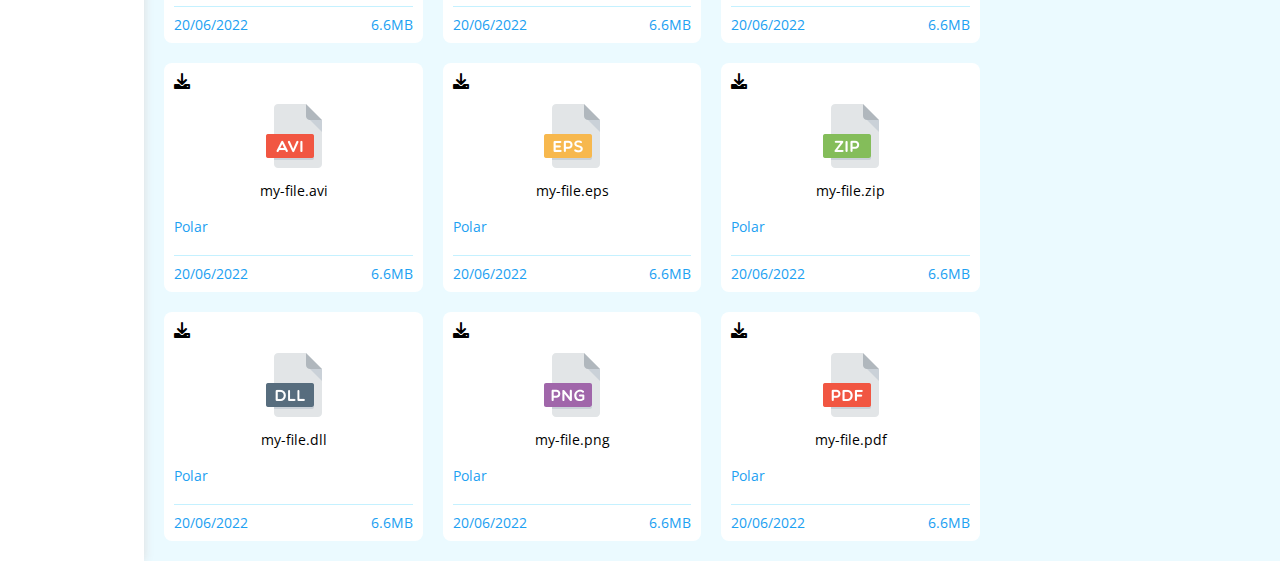
<file: files.html>
<!DOCTYPE html>
<html lang="en">
<head>
    <meta charset="UTF-8">
    <meta http-equiv="X-UA-Compatible" content="IE=edge">
    <meta name="viewport" content="width=device-width, initial-scale=1.0">
    <title>Files</title>
    <!-- Font Awesome library -->
    <link rel="stylesheet" href="./css/all.min.css">
    <!-- Framework file -->
        <link rel="stylesheet" href="./css/framework.css">
    <!-- To display web page normally -->
    <link rel="stylesheet" href="./css/normalize.css">
    <!-- Main styling file -->
    <link rel="stylesheet" href="./css/elzero.css">
    <!-- Google fonts 'Open Sans' -->
    <link rel="preconnect" href="https://fonts.googleapis.com">
    <link rel="preconnect" href="https://fonts.gstatic.com" crossorigin>
    <link href="https://fonts.googleapis.com/css2?family=Open+Sans:wght@300;500&display=swap" rel="stylesheet">
</head>
<body>
    <div class="page d-flex">
        <div class="sidebar bg-white p-10 p-relative">
            <h3 class="p-relative text-c mt-0 c-prime" >Rayan</h3>
            <ul>
                <li>
                    <a class="d-flex j-content-c align-center flex-d fs-14 c-black rad-6" href="index.html">
                        <i class="fa-regular fa-chart-bar fa-fw"></i>
                        <span class="hide-mobile">Dashbord</span>
                    </a>
                </li>
                <li>
                    <a class="d-flex j-content-c align-center flex-d fs-14 c-black rad-6" href="settings.html">
                        <i class="fa-sharp fa-solid fa-gear"></i>
                        <span class="hide-mobile">Settings</span>
                    </a>
                </li>
                <li>
                    <a class="d-flex j-content-c align-center flex-d fs-14 c-black rad-6" href="profile.html">
                        <i class="fa-solid fa-user fa-fw"></i>
                        <span class="hide-mobile">Profile</span>
                    </a>
                </li>
                <li>
                    <a class="d-flex j-content-c align-center flex-d fs-14 c-black rad-6" href="projects.html">
                        <i class="fa-solid fa-diagram-project fa-fw"></i>
                        <span class="hide-mobile">Projects</span>
                    </a>
                </li>
                <li>
                    <a class="d-flex j-content-c align-center flex-d fs-14 c-black rad-6" href="courses.html">
                        <i class="fa-solid fa-graduation-cap"></i>
                        <span class="hide-mobile">Courses</span>
                    </a>
                </li>
                <li>
                    <a class="d-flex j-content-c align-center flex-d fs-14 c-black rad-6" href="friends.html">
                        <i class="fa-solid fa-user-group"></i>
                        <span class="hide-mobile">Friends</span>
                    </a>
                </li>
                <li>
                    <a class="active d-flex j-content-c align-center flex-d fs-14 c-black rad-6" href="files.html">
                        <i class="fa-solid fa-folder-closed fa-fw"></i>
                        <span class="hide-mobile">Files</span>
                    </a>
                </li>
                <li>
                    <a class="d-flex j-content-c align-center flex-d fs-14 c-black rad-6" href="plans.html">
                        <i class="fa-solid fa-credit-card fa-fw"></i>
                        <span class="hide-mobile">Plans</span>
                    </a>
                </li>
            </ul>
        </div>
        <div class="content w-full hidden-flow bg-main">
            <!-- Start HEAD -->
            <div class="head between-flex bg-second-alt p-15">
                <div class="search p-relative">
                    <input class="p-10 bg-second bor-1-white rad-10" type="search" placeholder="type a keyword">
                </div>
                <div class="icons d-flex align-center">
                    <span class="notify p-relative">
                        <i class="fa-regular fa-bell fa-lg p c-white"></i>
                    </span>
                    <img src="./imgs/team-01.png" alt="">
                </div>
            </div>
            <!-- End HEAD -->
            <h1 class="p-relative c-prime">Files</h1>
            <div class="files-page">
                <div class="divider d-flex">
                    <div class="files wrapper d-grid gap-20">
                        <div class="file bg-white p-10 center-flex flex-d rad-8">
                            <i class="fa-solid fa-download align-self-start"></i>
                            <img class="mt-15 mb-15" src="./imgs/upload-1.png" alt="">
                            <div class="mb-20 fs-14">my-file.pdf</div>
                            <span class="c-prime fs-14 align-self-start">Polar</span>
                            <div class="info between-flex pt-10 mt-20 w-full">
                                <span class="date c-prime fs-14">20/06/2022</span>
                                <span class="size c-prime fs-14">6.6MB</span>
                            </div>
                        </div>
                        <div class="file bg-white p-10 center-flex flex-d rad-8">
                            <i class="fa-solid fa-download align-self-start"></i>
                            <img class="mt-15 mb-15" src="./imgs/uploads-2.png" alt="">
                            <div class="mb-20 fs-14">my-file.avi</div>
                            <span class="c-prime fs-14 align-self-start">Polar</span>
                            <div class="info between-flex pt-10 mt-20 w-full">
                                <span class="date c-prime fs-14">20/06/2022</span>
                                <span class="size c-prime fs-14">6.6MB</span>
                            </div>
                        </div>
                        <div class="file bg-white p-10 center-flex flex-d rad-8">
                            <i class="fa-solid fa-download align-self-start"></i>
                            <img class="mt-15 mb-15" src="./imgs/upload-3.png" alt="">
                            <div class="mb-20 fs-14">my-file.psd</div>
                            <span class="c-prime fs-14 align-self-start">Polar</span>
                            <div class="info between-flex pt-10 mt-20 w-full">
                                <span class="date c-prime fs-14">20/06/2022</span>
                                <span class="size c-prime fs-14">6.6MB</span>
                            </div>
                        </div>
                        <div class="file bg-white p-10 center-flex flex-d rad-8">
                            <i class="fa-solid fa-download align-self-start"></i>
                            <img class="mt-15 mb-15" src="./imgs/upload-4.png" alt="">
                            <div class="mb-20 fs-14">my-file.zip</div>
                            <span class="c-prime fs-14 align-self-start">Polar</span>
                            <div class="info between-flex pt-10 mt-20 w-full">
                                <span class="date c-prime fs-14">20/06/2022</span>
                                <span class="size c-prime fs-14">6.6MB</span>
                            </div>
                        </div>
                        <div class="file bg-white p-10 center-flex flex-d rad-8">
                            <i class="fa-solid fa-download align-self-start"></i>
                            <img class="mt-15 mb-15" src="./imgs/upload-5.png" alt="">
                            <div class="mb-20 fs-14">my-file.dll</div>
                            <span class="c-prime fs-14 align-self-start">Polar</span>
                            <div class="info between-flex pt-10 mt-20 w-full">
                                <span class="date c-prime fs-14">20/06/2022</span>
                                <span class="size c-prime fs-14">6.6MB</span>
                            </div>
                        </div>
                        <div class="file bg-white p-10 center-flex flex-d rad-8">
                            <i class="fa-solid fa-download align-self-start"></i>
                            <img class="mt-15 mb-15" src="./imgs/upload-6.png" alt="">
                            <div class="mb-20 fs-14">my-file.eps</div>
                            <span class="c-prime fs-14 align-self-start">Polar</span>
                            <div class="info between-flex pt-10 mt-20 w-full">
                                <span class="date c-prime fs-14">20/06/2022</span>
                                <span class="size c-prime fs-14">6.6MB</span>
                            </div>
                        </div>
                        <div class="file bg-white p-10 center-flex flex-d rad-8">
                            <i class="fa-solid fa-download align-self-start"></i>
                            <img class="mt-15 mb-15" src="./imgs/upload-7.svg" alt="">
                            <div class="mb-20 fs-14">my-file.png</div>
                            <span class="c-prime fs-14 align-self-start">Polar</span>
                            <div class="info between-flex pt-10 mt-20 w-full">
                                <span class="date c-prime fs-14">20/06/2022</span>
                                <span class="size c-prime fs-14">6.6MB</span>
                            </div>
                        </div>
                        <div class="file bg-white p-10 center-flex flex-d rad-8">
                            <i class="fa-solid fa-download align-self-start"></i>
                            <img class="mt-15 mb-15" src="./imgs/upload-3.png" alt="">
                            <div class="mb-20 fs-14">my-file.psd</div>
                            <span class="c-prime fs-14 align-self-start">Polar</span>
                            <div class="info between-flex pt-10 mt-20 w-full">
                                <span class="date c-prime fs-14">20/06/2022</span>
                                <span class="size c-prime fs-14">6.6MB</span>
                            </div>
                        </div>
                        <div class="file bg-white p-10 center-flex flex-d rad-8">
                            <i class="fa-solid fa-download align-self-start"></i>
                            <img class="mt-15 mb-15" src="./imgs/uploads-2.png" alt="">
                            <div class="mb-20 fs-14">my-file.avi</div>
                            <span class="c-prime fs-14 align-self-start">Polar</span>
                            <div class="info between-flex pt-10 mt-20 w-full">
                                <span class="date c-prime fs-14">20/06/2022</span>
                                <span class="size c-prime fs-14">6.6MB</span>
                            </div>
                        </div>
                        <div class="file bg-white p-10 center-flex flex-d rad-8">
                            <i class="fa-solid fa-download align-self-start"></i>
                            <img class="mt-15 mb-15" src="./imgs/upload-4.png" alt="">
                            <div class="mb-20 fs-14">my-file.zip</div>
                            <span class="c-prime fs-14 align-self-start">Polar</span>
                            <div class="info between-flex pt-10 mt-20 w-full">
                                <span class="date c-prime fs-14">20/06/2022</span>
                                <span class="size c-prime fs-14">6.6MB</span>
                            </div>
                        </div>
                        <div class="file bg-white p-10 center-flex flex-d rad-8">
                            <i class="fa-solid fa-download align-self-start"></i>
                            <img class="mt-15 mb-15" src="./imgs/upload-1.png" alt="">
                            <div class="mb-20 fs-14">my-file.pdf</div>
                            <span class="c-prime fs-14 align-self-start">Polar</span>
                            <div class="info between-flex pt-10 mt-20 w-full">
                                <span class="date c-prime fs-14">20/06/2022</span>
                                <span class="size c-prime fs-14">6.6MB</span>
                            </div>
                        </div>
                        <div class="file bg-white p-10 center-flex flex-d rad-8">
                            <i class="fa-solid fa-download align-self-start"></i>
                            <img class="mt-15 mb-15" src="./imgs/upload-5.png" alt="">
                            <div class="mb-20 fs-14">my-file.dll</div>
                            <span class="c-prime fs-14 align-self-start">Polar</span>
                            <div class="info between-flex pt-10 mt-20 w-full">
                                <span class="date c-prime fs-14">20/06/2022</span>
                                <span class="size c-prime fs-14">6.6MB</span>
                            </div>
                        </div>
                        <div class="file bg-white p-10 center-flex flex-d rad-8">
                            <i class="fa-solid fa-download align-self-start"></i>
                            <img class="mt-15 mb-15" src="./imgs/upload-6.png" alt="">
                            <div class="mb-20 fs-14">my-file.eps</div>
                            <span class="c-prime fs-14 align-self-start">Polar</span>
                            <div class="info between-flex pt-10 mt-20 w-full">
                                <span class="date c-prime fs-14">20/06/2022</span>
                                <span class="size c-prime fs-14">6.6MB</span>
                            </div>
                        </div>
                        <div class="file bg-white p-10 center-flex flex-d rad-8">
                            <i class="fa-solid fa-download align-self-start"></i>
                            <img class="mt-15 mb-15" src="./imgs/upload-7.svg" alt="">
                            <div class="mb-20 fs-14">my-file.png</div>
                            <span class="c-prime fs-14 align-self-start">Polar</span>
                            <div class="info between-flex pt-10 mt-20 w-full">
                                <span class="date c-prime fs-14">20/06/2022</span>
                                <span class="size c-prime fs-14">6.6MB</span>
                            </div>
                        </div>
                        <div class="file bg-white p-10 center-flex flex-d rad-8">
                            <i class="fa-solid fa-download align-self-start"></i>
                            <img class="mt-15 mb-15" src="./imgs/upload-4.png" alt="">
                            <div class="mb-20 fs-14">my-file.zip</div>
                            <span class="c-prime fs-14 align-self-start">Polar</span>
                            <div class="info between-flex pt-10 mt-20 w-full">
                                <span class="date c-prime fs-14">20/06/2022</span>
                                <span class="size c-prime fs-14">6.6MB</span>
                            </div>
                        </div>
                        <div class="file bg-white p-10 center-flex flex-d rad-8">
                            <i class="fa-solid fa-download align-self-start"></i>
                            <img class="mt-15 mb-15" src="./imgs/upload-5.png" alt="">
                            <div class="mb-20 fs-14">my-file.dll</div>
                            <span class="c-prime fs-14 align-self-start">Polar</span>
                            <div class="info between-flex pt-10 mt-20 w-full">
                                <span class="date c-prime fs-14">20/06/2022</span>
                                <span class="size c-prime fs-14">6.6MB</span>
                            </div>
                        </div>
                        <div class="file bg-white p-10 center-flex flex-d rad-8">
                            <i class="fa-solid fa-download align-self-start"></i>
                            <img class="mt-15 mb-15" src="./imgs/upload-3.png" alt="">
                            <div class="mb-20 fs-14">my-file.psd</div>
                            <span class="c-prime fs-14 align-self-start">Polar</span>
                            <div class="info between-flex pt-10 mt-20 w-full">
                                <span class="date c-prime fs-14">20/06/2022</span>
                                <span class="size c-prime fs-14">6.6MB</span>
                            </div>
                        </div>
                        <div class="file bg-white p-10 center-flex flex-d rad-8">
                            <i class="fa-solid fa-download align-self-start"></i>
                            <img class="mt-15 mb-15" src="./imgs/upload-1.png" alt="">
                            <div class="mb-20 fs-14">my-file.pdf</div>
                            <span class="c-prime fs-14 align-self-start">Polar</span>
                            <div class="info between-flex pt-10 mt-20 w-full">
                                <span class="date c-prime fs-14">20/06/2022</span>
                                <span class="size c-prime fs-14">6.6MB</span>
                            </div>
                        </div>
                        <div class="file bg-white p-10 center-flex flex-d rad-8">
                            <i class="fa-solid fa-download align-self-start"></i>
                            <img class="mt-15 mb-15" src="./imgs/uploads-2.png" alt="">
                            <div class="mb-20 fs-14">my-file.avi</div>
                            <span class="c-prime fs-14 align-self-start">Polar</span>
                            <div class="info between-flex pt-10 mt-20 w-full">
                                <span class="date c-prime fs-14">20/06/2022</span>
                                <span class="size c-prime fs-14">6.6MB</span>
                            </div>
                        </div>
                        <div class="file bg-white p-10 center-flex flex-d rad-8">
                            <i class="fa-solid fa-download align-self-start"></i>
                            <img class="mt-15 mb-15" src="./imgs/upload-6.png" alt="">
                            <div class="mb-20 fs-14">my-file.eps</div>
                            <span class="c-prime fs-14 align-self-start">Polar</span>
                            <div class="info between-flex pt-10 mt-20 w-full">
                                <span class="date c-prime fs-14">20/06/2022</span>
                                <span class="size c-prime fs-14">6.6MB</span>
                            </div>
                        </div>
                        <div class="file bg-white p-10 center-flex flex-d rad-8">
                            <i class="fa-solid fa-download align-self-start"></i>
                            <img class="mt-15 mb-15" src="./imgs/upload-4.png" alt="">
                            <div class="mb-20 fs-14">my-file.zip</div>
                            <span class="c-prime fs-14 align-self-start">Polar</span>
                            <div class="info between-flex pt-10 mt-20 w-full">
                                <span class="date c-prime fs-14">20/06/2022</span>
                                <span class="size c-prime fs-14">6.6MB</span>
                            </div>
                        </div>
                        <div class="file bg-white p-10 center-flex flex-d rad-8">
                            <i class="fa-solid fa-download align-self-start"></i>
                            <img class="mt-15 mb-15" src="./imgs/upload-5.png" alt="">
                            <div class="mb-20 fs-14">my-file.dll</div>
                            <span class="c-prime fs-14 align-self-start">Polar</span>
                            <div class="info between-flex pt-10 mt-20 w-full">
                                <span class="date c-prime fs-14">20/06/2022</span>
                                <span class="size c-prime fs-14">6.6MB</span>
                            </div>
                        </div>
                        <div class="file bg-white p-10 center-flex flex-d rad-8">
                            <i class="fa-solid fa-download align-self-start"></i>
                            <img class="mt-15 mb-15" src="./imgs/upload-7.svg" alt="">
                            <div class="mb-20 fs-14">my-file.png</div>
                            <span class="c-prime fs-14 align-self-start">Polar</span>
                            <div class="info between-flex pt-10 mt-20 w-full">
                                <span class="date c-prime fs-14">20/06/2022</span>
                                <span class="size c-prime fs-14">6.6MB</span>
                            </div>
                        </div>
                        <div class="file bg-white p-10 center-flex flex-d rad-8">
                            <i class="fa-solid fa-download align-self-start"></i>
                            <img class="mt-15 mb-15" src="./imgs/upload-1.png" alt="">
                            <div class="mb-20 fs-14">my-file.pdf</div>
                            <span class="c-prime fs-14 align-self-start">Polar</span>
                            <div class="info between-flex pt-10 mt-20 w-full">
                                <span class="date c-prime fs-14">20/06/2022</span>
                                <span class="size c-prime fs-14">6.6MB</span>
                            </div>
                        </div>
                    </div>
                    <div class="stats center-flex flex-d bg-white p-20 rad-10">
                        <h2 class="c-text m-0 mt-20 mb-20 align-self-start text-c-mobile">Files statistics</h2>
                        <div class="row blue w-full center-flex p-10 rad-6">
                            <i class="fa-regular fa-file-pdf c-blue bg-light-blue p-10 center-flex"></i>
                            <div class="info">
                                <div class="c-text mb-10">PDF files</div>
                                <span class="c-prime">120</span>
                            </div>
                            <span class="c-prime">8.4GB</span>
                        </div>
                        <div class="row green w-full center-flex p-10 rad-8">
                            <i class="fa-regular fa-images c-green bg-light-green p-10 center-flex"></i>
                            <div class="info">
                                <div class="c-text mb-10">Images</div>
                                <span class="c-prime">20</span>
                            </div>
                            <span class="c-prime">4.2MB</span>
                        </div>
                        <div class="row red w-full center-flex p-10 rad-8">
                            <i class="fa-regular fa-file-word c-red bg-light-red p-10 center-flex"></i>
                            <div class="info">
                                <div class="c-text mb-10">Word files</div>
                                <span class="c-prime">120</span>
                            </div>
                            <span class="c-prime">8.4GB</span>
                        </div>
                        <div class="row orange w-full center-flex p-10 rad-8">
                            <i class="fa-solid fa-file-csv c-orange bg-light-orange p-10 center-flex"></i>
                            <div class="info">
                                <div class="c-text mb-10">CSV files</div>
                                <span class="c-prime">120</span>
                            </div>
                            <span class="c-prime">8.4GB</span>
                        </div>
                        <button class="mt-20 bg-prime c-white bor-none rad-8">Upload</button>
                    </div>
                </div>
            </div>
        </div>
    </div>
</body>
</html>
</file>
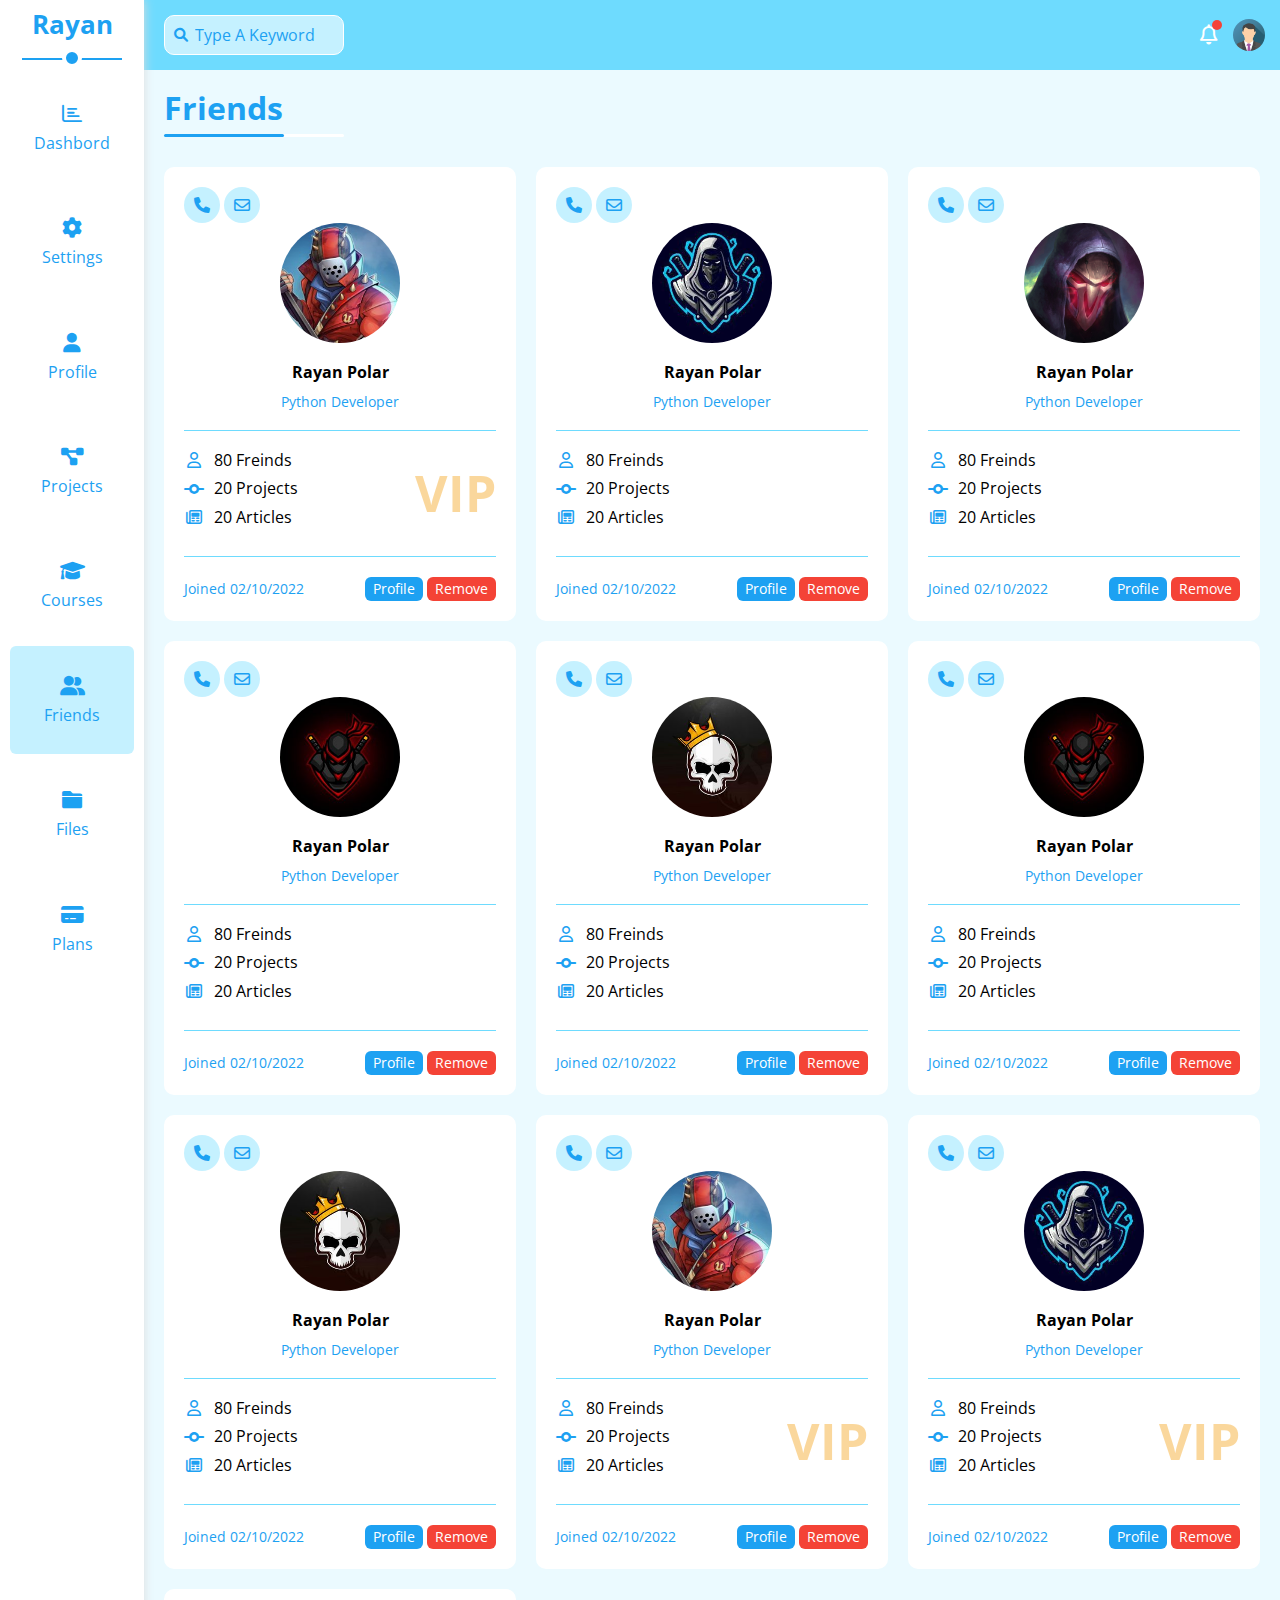
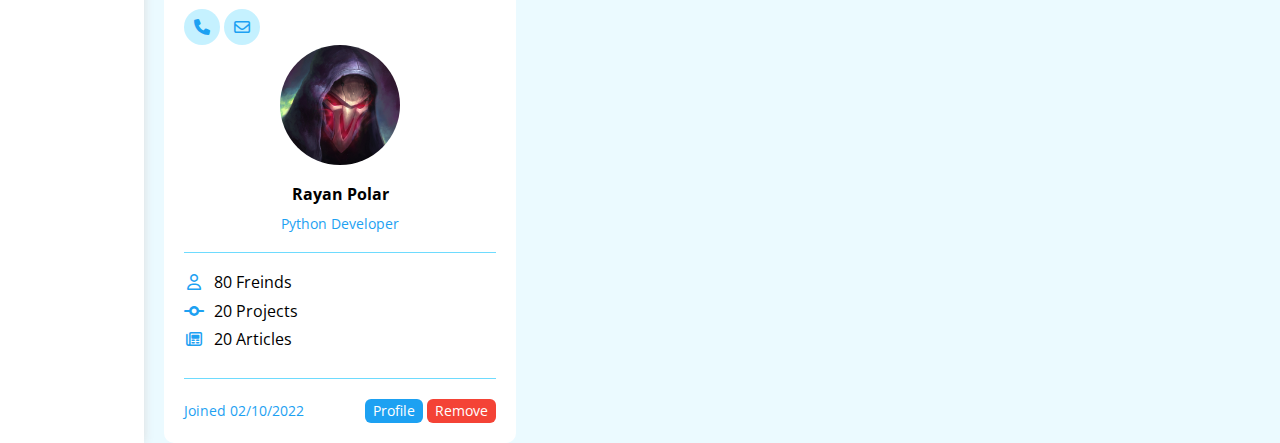
<file: friends.html>
<!DOCTYPE html>
<html lang="en">
<head>
    <meta charset="UTF-8">
    <meta http-equiv="X-UA-Compatible" content="IE=edge">
    <meta name="viewport" content="width=device-width, initial-scale=1.0">
    <title>Friends</title>
    <!-- Font Awesome library -->
    <link rel="stylesheet" href="./css/all.min.css">
    <!-- Framework file -->
        <link rel="stylesheet" href="./css/framework.css">
    <!-- To display web page normally -->
    <link rel="stylesheet" href="./css/normalize.css">
    <!-- Main styling file -->
    <link rel="stylesheet" href="./css/elzero.css">
    <!-- Google fonts 'Open Sans' -->
    <link rel="preconnect" href="https://fonts.googleapis.com">
    <link rel="preconnect" href="https://fonts.gstatic.com" crossorigin>
    <link href="https://fonts.googleapis.com/css2?family=Open+Sans:wght@300;500&display=swap" rel="stylesheet">
</head>
<body>
    <div class="page d-flex">
        <div class="sidebar bg-white p-10 p-relative">
            <h3 class="p-relative text-c mt-0 c-prime" >Rayan</h3>
            <ul>
                <li>
                    <a class="d-flex j-content-c align-center flex-d fs-14 c-black rad-6" href="index.html">
                        <i class="fa-regular fa-chart-bar fa-fw"></i>
                        <span class="hide-mobile">Dashbord</span>
                    </a>
                </li>
                <li>
                    <a class="d-flex j-content-c align-center flex-d fs-14 c-black rad-6" href="settings.html">
                        <i class="fa-sharp fa-solid fa-gear"></i>
                        <span class="hide-mobile">Settings</span>
                    </a>
                </li>
                <li>
                    <a class="d-flex j-content-c align-center flex-d fs-14 c-black rad-6" href="profile.html">
                        <i class="fa-solid fa-user fa-fw"></i>
                        <span class="hide-mobile">Profile</span>
                    </a>
                </li>
                <li>
                    <a class="d-flex j-content-c align-center flex-d fs-14 c-black rad-6" href="projects.html">
                        <i class="fa-solid fa-diagram-project fa-fw"></i>
                        <span class="hide-mobile">Projects</span>
                    </a>
                </li>
                <li>
                    <a class="d-flex j-content-c align-center flex-d fs-14 c-black rad-6" href="courses.html">
                        <i class="fa-solid fa-graduation-cap"></i>
                        <span class="hide-mobile">Courses</span>
                    </a>
                </li>
                <li>
                    <a class="active d-flex j-content-c align-center flex-d fs-14 c-black rad-6" href="friends.html">
                        <i class="fa-solid fa-user-group"></i>
                        <span class="hide-mobile">Friends</span>
                    </a>
                </li>
                <li>
                    <a class="d-flex j-content-c align-center flex-d fs-14 c-black rad-6" href="files.html">
                        <i class="fa-solid fa-folder-closed fa-fw"></i>
                        <span class="hide-mobile">Files</span>
                    </a>
                </li>
                <li>
                    <a class="d-flex j-content-c align-center flex-d fs-14 c-black rad-6" href="plans.html">
                        <i class="fa-solid fa-credit-card fa-fw"></i>
                        <span class="hide-mobile">Plans</span>
                    </a>
                </li>
            </ul>
        </div>
        <div class="content w-full hidden-flow bg-main">
            <!-- Start HEAD -->
            <div class="head between-flex bg-second-alt p-15">
                <div class="search p-relative">
                    <input class="p-10 bg-second bor-1-white rad-10" type="search" placeholder="type a keyword">
                </div>
                <div class="icons d-flex align-center">
                    <span class="notify p-relative">
                        <i class="fa-regular fa-bell fa-lg p c-white"></i>
                    </span>
                    <img src="./imgs/team-01.png" alt="">
                </div>
            </div>
            <!-- End HEAD -->
            <h1 class="p-relative c-prime">Friends</h1>
            <div class="friends-page wrapper d-grid gap-20 m-20">
                <div class="box p-relative p-20 bg-white rad-10 text-c-mobile">
                    <div class="profile center-flex flex-d">
                        <div class="notification align-self-start">
                            <i class="fa-solid fa-phone fa-1x c-prime bg-second p-10 circle-rad"></i>
                            <i class="fa-regular fa-envelope fa-1x c-prime bg-second p-10 circle-rad"></i>
                        </div>
                        <img class="circle-rad" src="./imgs/friend-01.jpg" alt="">
                        <div class="label text-c mt-20">
                            <h4 class="m-0 mb-10">Rayan Polar</h4>
                            <span class="c-prime fs-14">Python Developer</span>
                        </div>
                    </div>
                    <div class="middle between-flex pt-20 pt-20 pb-20 mt-20 mb-20">
                        <div class="stats">
                            <div class="row  d-flex align-center j-content-start mb-10">
                                <i class="fa-regular fa-user fa-fw"></i>
                                <div class="text">
                                    <span>80</span>
                                    <span>Freinds</span>
                                </div>
                            </div>
                            <div class="row  d-flex align-center j-content-start mb-10">
                                <i class="fa-solid fa-code-commit fa-fw"></i>
                                <div class="text">
                                    <span>20</span>
                                    <span>Projects</span>
                                </div>
                            </div>
                            <div class="row  d-flex align-center j-content-start mb-10">
                                <i class="fa-regular fa-newspaper fa-fw"></i>
                                <div class="text">
                                    <span>20</span>
                                    <span>Articles</span>
                                </div>
                            </div>
                        </div>
                        <div class="vip">
                            <h4 class="c-orange m-0">VIP</h4>
                        </div>
                    </div>
                    <div class="options between-flex">
                        <span class="c-prime fs-14">Joined 02/10/2022</span>
                        <div class="buttons">
                            <button class="btn-shape bg-prime c-white bor-none rad-8">Profile</button>
                            <button class="btn-shape bg-red c-white bor-none rad-8">Remove</button>
                        </div>
                    </div>
                </div>
                <div class="box p-relative p-20 bg-white rad-10 text-c-mobile">
                    <div class="profile center-flex flex-d">
                        <div class="notification align-self-start">
                            <i class="fa-solid fa-phone fa-1x c-prime bg-second p-10 circle-rad"></i>
                            <i class="fa-regular fa-envelope fa-1x c-prime bg-second p-10 circle-rad"></i>
                        </div>
                        <img class="circle-rad" src="./imgs/friend-02.jpg" alt="">
                        <div class="label text-c mt-20">
                            <h4 class="m-0 mb-10">Rayan Polar</h4>
                            <span class="c-prime fs-14">Python Developer</span>
                        </div>
                    </div>
                    <div class="middle between-flex pt-20 pt-20 pb-20 mt-20 mb-20">
                        <div class="stats">
                            <div class="row  d-flex align-center j-content-start mb-10">
                                <i class="fa-regular fa-user fa-fw"></i>
                                <div class="text">
                                    <span>80</span>
                                    <span>Freinds</span>
                                </div>
                            </div>
                            <div class="row  d-flex align-center j-content-start mb-10">
                                <i class="fa-solid fa-code-commit fa-fw"></i>
                                <div class="text">
                                    <span>20</span>
                                    <span>Projects</span>
                                </div>
                            </div>
                            <div class="row  d-flex align-center j-content-start mb-10">
                                <i class="fa-regular fa-newspaper fa-fw"></i>
                                <div class="text">
                                    <span>20</span>
                                    <span>Articles</span>
                                </div>
                            </div>
                        </div>
                    </div>
                    <div class="options between-flex">
                        <span class="c-prime fs-14">Joined 02/10/2022</span>
                        <div class="buttons">
                            <button class="btn-shape bg-prime c-white bor-none rad-8">Profile</button>
                            <button class="btn-shape bg-red c-white bor-none rad-8">Remove</button>
                        </div>
                    </div>
                </div>
                <div class="box p-relative p-20 bg-white rad-10 text-c-mobile">
                    <div class="profile center-flex flex-d">
                        <div class="notification align-self-start">
                            <i class="fa-solid fa-phone fa-1x c-prime bg-second p-10 circle-rad"></i>
                            <i class="fa-regular fa-envelope fa-1x c-prime bg-second p-10 circle-rad"></i>
                        </div>
                        <img class="circle-rad" src="./imgs/friend-03.jpg" alt="">
                        <div class="label text-c mt-20">
                            <h4 class="m-0 mb-10">Rayan Polar</h4>
                            <span class="c-prime fs-14">Python Developer</span>
                        </div>
                    </div>
                    <div class="middle between-flex pt-20 pt-20 pb-20 mt-20 mb-20">
                        <div class="stats">
                            <div class="row  d-flex align-center j-content-start mb-10">
                                <i class="fa-regular fa-user fa-fw"></i>
                                <div class="text">
                                    <span>80</span>
                                    <span>Freinds</span>
                                </div>
                            </div>
                            <div class="row  d-flex align-center j-content-start mb-10">
                                <i class="fa-solid fa-code-commit fa-fw"></i>
                                <div class="text">
                                    <span>20</span>
                                    <span>Projects</span>
                                </div>
                            </div>
                            <div class="row  d-flex align-center j-content-start mb-10">
                                <i class="fa-regular fa-newspaper fa-fw"></i>
                                <div class="text">
                                    <span>20</span>
                                    <span>Articles</span>
                                </div>
                            </div>
                        </div>
                    </div>
                    <div class="options between-flex">
                        <span class="c-prime fs-14">Joined 02/10/2022</span>
                        <div class="buttons">
                            <button class="btn-shape bg-prime c-white bor-none rad-8">Profile</button>
                            <button class="btn-shape bg-red c-white bor-none rad-8">Remove</button>
                        </div>
                    </div>
                </div>
                <div class="box p-relative p-20 bg-white rad-10 text-c-mobile">
                    <div class="profile center-flex flex-d">
                        <div class="notification align-self-start">
                            <i class="fa-solid fa-phone fa-1x c-prime bg-second p-10 circle-rad"></i>
                            <i class="fa-regular fa-envelope fa-1x c-prime bg-second p-10 circle-rad"></i>
                        </div>
                        <img class="circle-rad" src="./imgs/friend-04.jpg" alt="">
                        <div class="label text-c mt-20">
                            <h4 class="m-0 mb-10">Rayan Polar</h4>
                            <span class="c-prime fs-14">Python Developer</span>
                        </div>
                    </div>
                    <div class="middle between-flex pt-20 pt-20 pb-20 mt-20 mb-20">
                        <div class="stats">
                            <div class="row  d-flex align-center j-content-start mb-10">
                                <i class="fa-regular fa-user fa-fw"></i>
                                <div class="text">
                                    <span>80</span>
                                    <span>Freinds</span>
                                </div>
                            </div>
                            <div class="row  d-flex align-center j-content-start mb-10">
                                <i class="fa-solid fa-code-commit fa-fw"></i>
                                <div class="text">
                                    <span>20</span>
                                    <span>Projects</span>
                                </div>
                            </div>
                            <div class="row  d-flex align-center j-content-start mb-10">
                                <i class="fa-regular fa-newspaper fa-fw"></i>
                                <div class="text">
                                    <span>20</span>
                                    <span>Articles</span>
                                </div>
                            </div>
                        </div>
                    </div>
                    <div class="options between-flex">
                        <span class="c-prime fs-14">Joined 02/10/2022</span>
                        <div class="buttons">
                            <button class="btn-shape bg-prime c-white bor-none rad-8">Profile</button>
                            <button class="btn-shape bg-red c-white bor-none rad-8">Remove</button>
                        </div>
                    </div>
                </div>
                <div class="box p-relative p-20 bg-white rad-10 text-c-mobile">
                    <div class="profile center-flex flex-d">
                        <div class="notification align-self-start">
                            <i class="fa-solid fa-phone fa-1x c-prime bg-second p-10 circle-rad"></i>
                            <i class="fa-regular fa-envelope fa-1x c-prime bg-second p-10 circle-rad"></i>
                        </div>
                        <img class="circle-rad" src="./imgs/friend-05.jpg" alt="">
                        <div class="label text-c mt-20">
                            <h4 class="m-0 mb-10">Rayan Polar</h4>
                            <span class="c-prime fs-14">Python Developer</span>
                        </div>
                    </div>
                    <div class="middle between-flex pt-20 pt-20 pb-20 mt-20 mb-20">
                        <div class="stats">
                            <div class="row  d-flex align-center j-content-start mb-10">
                                <i class="fa-regular fa-user fa-fw"></i>
                                <div class="text">
                                    <span>80</span>
                                    <span>Freinds</span>
                                </div>
                            </div>
                            <div class="row  d-flex align-center j-content-start mb-10">
                                <i class="fa-solid fa-code-commit fa-fw"></i>
                                <div class="text">
                                    <span>20</span>
                                    <span>Projects</span>
                                </div>
                            </div>
                            <div class="row  d-flex align-center j-content-start mb-10">
                                <i class="fa-regular fa-newspaper fa-fw"></i>
                                <div class="text">
                                    <span>20</span>
                                    <span>Articles</span>
                                </div>
                            </div>
                        </div>
                    </div>
                    <div class="options between-flex">
                        <span class="c-prime fs-14">Joined 02/10/2022</span>
                        <div class="buttons">
                            <button class="btn-shape bg-prime c-white bor-none rad-8">Profile</button>
                            <button class="btn-shape bg-red c-white bor-none rad-8">Remove</button>
                        </div>
                    </div>
                </div>
                <div class="box p-relative p-20 bg-white rad-10 text-c-mobile">
                    <div class="profile center-flex flex-d">
                        <div class="notification align-self-start">
                            <i class="fa-solid fa-phone fa-1x c-prime bg-second p-10 circle-rad"></i>
                            <i class="fa-regular fa-envelope fa-1x c-prime bg-second p-10 circle-rad"></i>
                        </div>
                        <img class="circle-rad" src="./imgs/friend-04.jpg" alt="">
                        <div class="label text-c mt-20">
                            <h4 class="m-0 mb-10">Rayan Polar</h4>
                            <span class="c-prime fs-14">Python Developer</span>
                        </div>
                    </div>
                    <div class="middle between-flex pt-20 pt-20 pb-20 mt-20 mb-20">
                        <div class="stats">
                            <div class="row  d-flex align-center j-content-start mb-10">
                                <i class="fa-regular fa-user fa-fw"></i>
                                <div class="text">
                                    <span>80</span>
                                    <span>Freinds</span>
                                </div>
                            </div>
                            <div class="row  d-flex align-center j-content-start mb-10">
                                <i class="fa-solid fa-code-commit fa-fw"></i>
                                <div class="text">
                                    <span>20</span>
                                    <span>Projects</span>
                                </div>
                            </div>
                            <div class="row  d-flex align-center j-content-start mb-10">
                                <i class="fa-regular fa-newspaper fa-fw"></i>
                                <div class="text">
                                    <span>20</span>
                                    <span>Articles</span>
                                </div>
                            </div>
                        </div>
                    </div>
                    <div class="options between-flex">
                        <span class="c-prime fs-14">Joined 02/10/2022</span>
                        <div class="buttons">
                            <button class="btn-shape bg-prime c-white bor-none rad-8">Profile</button>
                            <button class="btn-shape bg-red c-white bor-none rad-8">Remove</button>
                        </div>
                    </div>
                </div>
                <div class="box p-relative p-20 bg-white rad-10 text-c-mobile">
                    <div class="profile center-flex flex-d">
                        <div class="notification align-self-start">
                            <i class="fa-solid fa-phone fa-1x c-prime bg-second p-10 circle-rad"></i>
                            <i class="fa-regular fa-envelope fa-1x c-prime bg-second p-10 circle-rad"></i>
                        </div>
                        <img class="circle-rad" src="./imgs/friend-05.jpg" alt="">
                        <div class="label text-c mt-20">
                            <h4 class="m-0 mb-10">Rayan Polar</h4>
                            <span class="c-prime fs-14">Python Developer</span>
                        </div>
                    </div>
                    <div class="middle between-flex pt-20 pt-20 pb-20 mt-20 mb-20">
                        <div class="stats">
                            <div class="row  d-flex align-center j-content-start mb-10">
                                <i class="fa-regular fa-user fa-fw"></i>
                                <div class="text">
                                    <span>80</span>
                                    <span>Freinds</span>
                                </div>
                            </div>
                            <div class="row  d-flex align-center j-content-start mb-10">
                                <i class="fa-solid fa-code-commit fa-fw"></i>
                                <div class="text">
                                    <span>20</span>
                                    <span>Projects</span>
                                </div>
                            </div>
                            <div class="row  d-flex align-center j-content-start mb-10">
                                <i class="fa-regular fa-newspaper fa-fw"></i>
                                <div class="text">
                                    <span>20</span>
                                    <span>Articles</span>
                                </div>
                            </div>
                        </div>
                    </div>
                    <div class="options between-flex">
                        <span class="c-prime fs-14">Joined 02/10/2022</span>
                        <div class="buttons">
                            <button class="btn-shape bg-prime c-white bor-none rad-8">Profile</button>
                            <button class="btn-shape bg-red c-white bor-none rad-8">Remove</button>
                        </div>
                    </div>
                </div>
                <div class="box p-relative p-20 bg-white rad-10 text-c-mobile">
                    <div class="profile center-flex flex-d">
                        <div class="notification align-self-start">
                            <i class="fa-solid fa-phone fa-1x c-prime bg-second p-10 circle-rad"></i>
                            <i class="fa-regular fa-envelope fa-1x c-prime bg-second p-10 circle-rad"></i>
                        </div>
                        <img class="circle-rad" src="./imgs/friend-01.jpg" alt="">
                        <div class="label text-c mt-20">
                            <h4 class="m-0 mb-10">Rayan Polar</h4>
                            <span class="c-prime fs-14">Python Developer</span>
                        </div>
                    </div>
                    <div class="middle between-flex pt-20 pt-20 pb-20 mt-20 mb-20">
                        <div class="stats">
                            <div class="row  d-flex align-center j-content-start mb-10">
                                <i class="fa-regular fa-user fa-fw"></i>
                                <div class="text">
                                    <span>80</span>
                                    <span>Freinds</span>
                                </div>
                            </div>
                            <div class="row  d-flex align-center j-content-start mb-10">
                                <i class="fa-solid fa-code-commit fa-fw"></i>
                                <div class="text">
                                    <span>20</span>
                                    <span>Projects</span>
                                </div>
                            </div>
                            <div class="row  d-flex align-center j-content-start mb-10">
                                <i class="fa-regular fa-newspaper fa-fw"></i>
                                <div class="text">
                                    <span>20</span>
                                    <span>Articles</span>
                                </div>
                            </div>
                        </div>
                        <div class="vip">
                            <h4 class="c-orange m-0">VIP</h4>
                        </div>
                    </div>
                    <div class="options between-flex">
                        <span class="c-prime fs-14">Joined 02/10/2022</span>
                        <div class="buttons">
                            <button class="btn-shape bg-prime c-white bor-none rad-8">Profile</button>
                            <button class="btn-shape bg-red c-white bor-none rad-8">Remove</button>
                        </div>
                    </div>
                </div>
                <div class="box p-relative p-20 bg-white rad-10 text-c-mobile">
                    <div class="profile center-flex flex-d">
                        <div class="notification align-self-start">
                            <i class="fa-solid fa-phone fa-1x c-prime bg-second p-10 circle-rad"></i>
                            <i class="fa-regular fa-envelope fa-1x c-prime bg-second p-10 circle-rad"></i>
                        </div>
                        <img class="circle-rad" src="./imgs/friend-02.jpg" alt="">
                        <div class="label text-c mt-20">
                            <h4 class="m-0 mb-10">Rayan Polar</h4>
                            <span class="c-prime fs-14">Python Developer</span>
                        </div>
                    </div>
                    <div class="middle between-flex pt-20 pt-20 pb-20 mt-20 mb-20">
                        <div class="stats">
                            <div class="row  d-flex align-center j-content-start mb-10">
                                <i class="fa-regular fa-user fa-fw"></i>
                                <div class="text">
                                    <span>80</span>
                                    <span>Freinds</span>
                                </div>
                            </div>
                            <div class="row  d-flex align-center j-content-start mb-10">
                                <i class="fa-solid fa-code-commit fa-fw"></i>
                                <div class="text">
                                    <span>20</span>
                                    <span>Projects</span>
                                </div>
                            </div>
                            <div class="row  d-flex align-center j-content-start mb-10">
                                <i class="fa-regular fa-newspaper fa-fw"></i>
                                <div class="text">
                                    <span>20</span>
                                    <span>Articles</span>
                                </div>
                            </div>
                        </div>
                        <div class="vip">
                            <h4 class="c-orange m-0">VIP</h4>
                        </div>
                    </div>
                    <div class="options between-flex">
                        <span class="c-prime fs-14">Joined 02/10/2022</span>
                        <div class="buttons">
                            <button class="btn-shape bg-prime c-white bor-none rad-8">Profile</button>
                            <button class="btn-shape bg-red c-white bor-none rad-8">Remove</button>
                        </div>
                    </div>
                </div>
                <div class="box p-relative p-20 bg-white rad-10 text-c-mobile">
                    <div class="profile center-flex flex-d">
                        <div class="notification align-self-start">
                            <i class="fa-solid fa-phone fa-1x c-prime bg-second p-10 circle-rad"></i>
                            <i class="fa-regular fa-envelope fa-1x c-prime bg-second p-10 circle-rad"></i>
                        </div>
                        <img class="circle-rad" src="./imgs/friend-03.jpg" alt="">
                        <div class="label text-c mt-20">
                            <h4 class="m-0 mb-10">Rayan Polar</h4>
                            <span class="c-prime fs-14">Python Developer</span>
                        </div>
                    </div>
                    <div class="middle between-flex pt-20 pt-20 pb-20 mt-20 mb-20">
                        <div class="stats">
                            <div class="row  d-flex align-center j-content-start mb-10">
                                <i class="fa-regular fa-user fa-fw"></i>
                                <div class="text">
                                    <span>80</span>
                                    <span>Freinds</span>
                                </div>
                            </div>
                            <div class="row  d-flex align-center j-content-start mb-10">
                                <i class="fa-solid fa-code-commit fa-fw"></i>
                                <div class="text">
                                    <span>20</span>
                                    <span>Projects</span>
                                </div>
                            </div>
                            <div class="row  d-flex align-center j-content-start mb-10">
                                <i class="fa-regular fa-newspaper fa-fw"></i>
                                <div class="text">
                                    <span>20</span>
                                    <span>Articles</span>
                                </div>
                            </div>
                        </div>
                    </div>
                    <div class="options between-flex">
                        <span class="c-prime fs-14">Joined 02/10/2022</span>
                        <div class="buttons">
                            <button class="btn-shape bg-prime c-white bor-none rad-8">Profile</button>
                            <button class="btn-shape bg-red c-white bor-none rad-8">Remove</button>
                        </div>
                    </div>
                </div>
            </div>
        </div>
    </div>
</body>
</html>
</file>
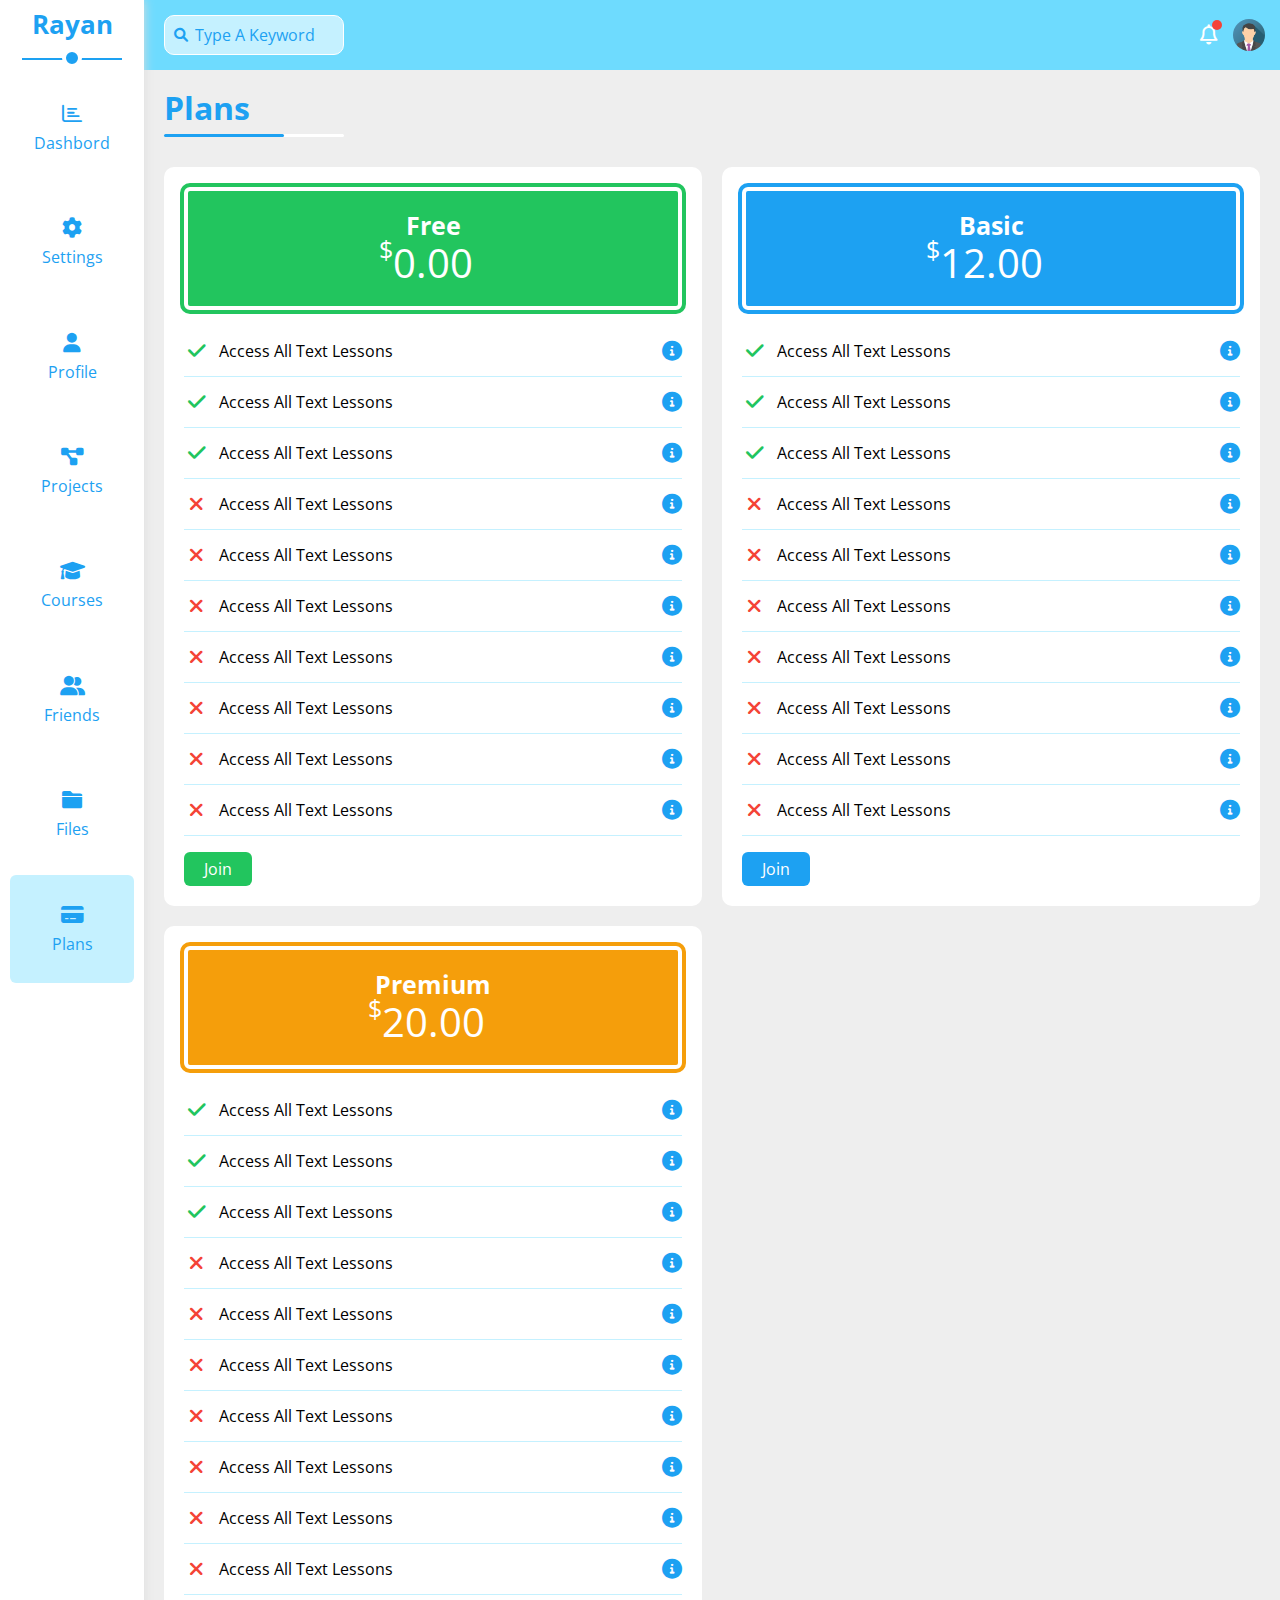
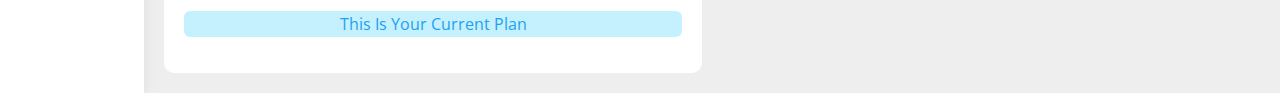
<file: plans.html>
<!DOCTYPE html>
<html lang="en">
<head>
    <meta charset="UTF-8">
    <meta http-equiv="X-UA-Compatible" content="IE=edge">
    <meta name="viewport" content="width=device-width, initial-scale=1.0">
    <title>Plans</title>
    <!-- Font Awesome library -->
    <link rel="stylesheet" href="./css/all.min.css">
    <!-- Framework file -->
        <link rel="stylesheet" href="./css/framework.css">
    <!-- To display web page normally -->
    <link rel="stylesheet" href="./css/normalize.css">
    <!-- Main styling file -->
    <link rel="stylesheet" href="./css/elzero.css">
    <!-- Google fonts 'Open Sans' -->
    <link rel="preconnect" href="https://fonts.googleapis.com">
    <link rel="preconnect" href="https://fonts.gstatic.com" crossorigin>
    <link href="https://fonts.googleapis.com/css2?family=Open+Sans:wght@300;500&display=swap" rel="stylesheet">
</head>
<body>
    <div class="page d-flex">
        <div class="sidebar bg-white p-10 p-relative">
            <h3 class="p-relative text-c mt-0 c-prime" >Rayan</h3>
            <ul>
                <li>
                    <a class="d-flex j-content-c align-center flex-d fs-14 c-black rad-6" href="index.html">
                        <i class="fa-regular fa-chart-bar fa-fw"></i>
                        <span class="hide-mobile">Dashbord</span>
                    </a>
                </li>
                <li>
                    <a class="d-flex j-content-c align-center flex-d fs-14 c-black rad-6" href="settings.html">
                        <i class="fa-sharp fa-solid fa-gear"></i>
                        <span class="hide-mobile">Settings</span>
                    </a>
                </li>
                <li>
                    <a class="d-flex j-content-c align-center flex-d fs-14 c-black rad-6" href="profile.html">
                        <i class="fa-solid fa-user fa-fw"></i>
                        <span class="hide-mobile">Profile</span>
                    </a>
                </li>
                <li>
                    <a class="d-flex j-content-c align-center flex-d fs-14 c-black rad-6" href="projects.html">
                        <i class="fa-solid fa-diagram-project fa-fw"></i>
                        <span class="hide-mobile">Projects</span>
                    </a>
                </li>
                <li>
                    <a class="d-flex j-content-c align-center flex-d fs-14 c-black rad-6" href="courses.html">
                        <i class="fa-solid fa-graduation-cap"></i>
                        <span class="hide-mobile">Courses</span>
                    </a>
                </li>
                <li>
                    <a class="d-flex j-content-c align-center flex-d fs-14 c-black rad-6" href="friends.html">
                        <i class="fa-solid fa-user-group"></i>
                        <span class="hide-mobile">Friends</span>
                    </a>
                </li>
                <li>
                    <a class="d-flex j-content-c align-center flex-d fs-14 c-black rad-6" href="files.html">
                        <i class="fa-solid fa-folder-closed fa-fw"></i>
                        <span class="hide-mobile">Files</span>
                    </a>
                </li>
                <li>
                    <a class="active d-flex j-content-c align-center flex-d fs-14 c-black rad-6" href="plans.html">
                        <i class="fa-solid fa-credit-card fa-fw"></i>
                        <span class="hide-mobile">Plans</span>
                    </a>
                </li>
            </ul>
        </div>
        <div class="content w-full hidden-flow bg-eee">
            <!-- Start HEAD -->
            <div class="head between-flex bg-second-alt p-15">
                <div class="search p-relative">
                    <input class="p-10 bg-second bor-1-white rad-10" type="search" placeholder="type a keyword">
                </div>
                <div class="icons d-flex align-center">
                    <span class="notify p-relative">
                        <i class="fa-regular fa-bell fa-lg p c-white"></i>
                    </span>
                    <img src="./imgs/team-01.png" alt="">
                </div>
            </div>
            <!-- End HEAD -->
            <!-- Start Plans -->
            <h1 class="p-relative c-prime">Plans</h1>
            <div class="plans-page d-grid gap-20 m-20">
                <!-- Start Free Plan -->
                <div class="plan bg-white p-20">
                    <div class="head green text-c bg-green p-20">
                        <h4 class="c-white m-0 fs-25">Free</h4>
                        <span class="fs-40 p-relative c-white">
                            0.00
                            <span class="price fs-25 c-white">$</span>
                        </span>
                    </div>
                    <ul>
                        <li class="between-flex pt-15 pb-15">
                            <i class="fa-solid fa-check fa-fw yes"></i>
                            <p class="c-text m-0">Access all text lessons</p>
                            <i class="fa-solid fa-circle-info help c-prime"></i>
                        </li>
                        <li class="between-flex pt-15 pb-15">
                            <i class="fa-solid fa-check fa-fw yes"></i>
                            <p class="c-text m-0">Access all text lessons</p>
                            <i class="fa-solid fa-circle-info help c-prime"></i>
                        </li>
                        <li class="between-flex pt-15 pb-15">
                            <i class="fa-solid fa-check fa-fw yes"></i>
                            <p class="c-text m-0">Access all text lessons</p>
                            <i class="fa-solid fa-circle-info help c-prime"></i>
                        </li>
                        <li class="between-flex pt-15 pb-15">
                            <i class="fa-solid fa-xmark fa-fw"></i>
                            <p class="c-text m-0">Access all text lessons</p>
                            <i class="fa-solid fa-circle-info help c-prime"></i>
                        </li>
                        <li class="between-flex pt-15 pb-15">
                            <i class="fa-solid fa-xmark fa-fw"></i>
                            <p class="c-text m-0">Access all text lessons</p>
                            <i class="fa-solid fa-circle-info help c-prime"></i>
                        </li>
                        <li class="between-flex pt-15 pb-15">
                            <i class="fa-solid fa-xmark fa-fw"></i>
                            <p class="c-text m-0">Access all text lessons</p>
                            <i class="fa-solid fa-circle-info help c-prime"></i>
                        </li>
                        <li class="between-flex pt-15 pb-15">
                            <i class="fa-solid fa-xmark fa-fw"></i>
                            <p class="c-text m-0">Access all text lessons</p>
                            <i class="fa-solid fa-circle-info help c-prime"></i>
                        </li>
                        <li class="between-flex pt-15 pb-15">
                            <i class="fa-solid fa-xmark fa-fw"></i>
                            <p class="c-text m-0">Access all text lessons</p>
                            <i class="fa-solid fa-circle-info help c-prime"></i>
                        </li>
                        <li class="between-flex pt-15 pb-15">
                            <i class="fa-solid fa-xmark fa-fw"></i>
                            <p class="c-text m-0">Access all text lessons</p>
                            <i class="fa-solid fa-circle-info help c-prime"></i>
                        </li>
                        <li class="between-flex pt-15 pb-15">
                            <i class="fa-solid fa-xmark fa-fw"></i>
                            <p class="c-text m-0">Access all text lessons</p>
                            <i class="fa-solid fa-circle-info help c-prime"></i>
                        </li>
                    </ul>
                    <button class="join c-white bg-green bor-none rad-6">Join</button>
                </div>
                <!-- End Free Plan -->
                <!-- Start Basic Plan -->
                <div class="plan bg-white p-20">
                    <div class="head blue text-c bg-prime p-20">
                        <h4 class="c-white m-0 fs-25">Basic</h4>
                        <span class="fs-40 p-relative c-white">
                            12.00
                            <span class="price fs-25 c-white">$</span>
                        </span>
                    </div>
                    <ul>
                        <li class="between-flex pt-15 pb-15">
                            <i class="fa-solid fa-check fa-fw yes"></i>
                            <p class="c-text m-0">Access all text lessons</p>
                            <i class="fa-solid fa-circle-info help c-prime"></i>
                        </li>
                        <li class="between-flex pt-15 pb-15">
                            <i class="fa-solid fa-check fa-fw yes"></i>
                            <p class="c-text m-0">Access all text lessons</p>
                            <i class="fa-solid fa-circle-info help c-prime"></i>
                        </li>
                        <li class="between-flex pt-15 pb-15">
                            <i class="fa-solid fa-check fa-fw yes"></i>
                            <p class="c-text m-0">Access all text lessons</p>
                            <i class="fa-solid fa-circle-info help c-prime"></i>
                        </li>
                        <li class="between-flex pt-15 pb-15">
                            <i class="fa-solid fa-xmark fa-fw"></i>
                            <p class="c-text m-0">Access all text lessons</p>
                            <i class="fa-solid fa-circle-info help c-prime"></i>
                        </li>
                        <li class="between-flex pt-15 pb-15">
                            <i class="fa-solid fa-xmark fa-fw"></i>
                            <p class="c-text m-0">Access all text lessons</p>
                            <i class="fa-solid fa-circle-info help c-prime"></i>
                        </li>
                        <li class="between-flex pt-15 pb-15">
                            <i class="fa-solid fa-xmark fa-fw"></i>
                            <p class="c-text m-0">Access all text lessons</p>
                            <i class="fa-solid fa-circle-info help c-prime"></i>
                        </li>
                        <li class="between-flex pt-15 pb-15">
                            <i class="fa-solid fa-xmark fa-fw"></i>
                            <p class="c-text m-0">Access all text lessons</p>
                            <i class="fa-solid fa-circle-info help c-prime"></i>
                        </li>
                        <li class="between-flex pt-15 pb-15">
                            <i class="fa-solid fa-xmark fa-fw"></i>
                            <p class="c-text m-0">Access all text lessons</p>
                            <i class="fa-solid fa-circle-info help c-prime"></i>
                        </li>
                        <li class="between-flex pt-15 pb-15">
                            <i class="fa-solid fa-xmark fa-fw"></i>
                            <p class="c-text m-0">Access all text lessons</p>
                            <i class="fa-solid fa-circle-info help c-prime"></i>
                        </li>
                        <li class="between-flex pt-15 pb-15">
                            <i class="fa-solid fa-xmark fa-fw"></i>
                            <p class="c-text m-0">Access all text lessons</p>
                            <i class="fa-solid fa-circle-info help c-prime"></i>
                        </li>
                    </ul>
                    <button class="join c-white bg-prime bor-none rad-6">Join</button>
                </div>
                <!-- End Basic Plan -->
                <!-- Start Premium Plan -->
                <div class="plan bg-white p-20">
                    <div class="head orange text-c bg-orange p-20">
                        <h4 class="c-white m-0 fs-25">Premium</h4>
                        <span class="fs-40 p-relative c-white">
                            20.00
                            <span class="price fs-25 c-white">$</span>
                        </span>
                    </div>
                    <ul>
                        <li class="between-flex pt-15 pb-15">
                            <i class="fa-solid fa-check fa-fw yes"></i>
                            <p class="c-text m-0">Access all text lessons</p>
                            <i class="fa-solid fa-circle-info help c-prime"></i>
                        </li>
                        <li class="between-flex pt-15 pb-15">
                            <i class="fa-solid fa-check fa-fw yes"></i>
                            <p class="c-text m-0">Access all text lessons</p>
                            <i class="fa-solid fa-circle-info help c-prime"></i>
                        </li>
                        <li class="between-flex pt-15 pb-15">
                            <i class="fa-solid fa-check fa-fw yes"></i>
                            <p class="c-text m-0">Access all text lessons</p>
                            <i class="fa-solid fa-circle-info help c-prime"></i>
                        </li>
                        <li class="between-flex pt-15 pb-15">
                            <i class="fa-solid fa-xmark fa-fw"></i>
                            <p class="c-text m-0">Access all text lessons</p>
                            <i class="fa-solid fa-circle-info help c-prime"></i>
                        </li>
                        <li class="between-flex pt-15 pb-15">
                            <i class="fa-solid fa-xmark fa-fw"></i>
                            <p class="c-text m-0">Access all text lessons</p>
                            <i class="fa-solid fa-circle-info help c-prime"></i>
                        </li>
                        <li class="between-flex pt-15 pb-15">
                            <i class="fa-solid fa-xmark fa-fw"></i>
                            <p class="c-text m-0">Access all text lessons</p>
                            <i class="fa-solid fa-circle-info help c-prime"></i>
                        </li>
                        <li class="between-flex pt-15 pb-15">
                            <i class="fa-solid fa-xmark fa-fw"></i>
                            <p class="c-text m-0">Access all text lessons</p>
                            <i class="fa-solid fa-circle-info help c-prime"></i>
                        </li>
                        <li class="between-flex pt-15 pb-15">
                            <i class="fa-solid fa-xmark fa-fw"></i>
                            <p class="c-text m-0">Access all text lessons</p>
                            <i class="fa-solid fa-circle-info help c-prime"></i>
                        </li>
                        <li class="between-flex pt-15 pb-15">
                            <i class="fa-solid fa-xmark fa-fw"></i>
                            <p class="c-text m-0">Access all text lessons</p>
                            <i class="fa-solid fa-circle-info help c-prime"></i>
                        </li>
                        <li class="between-flex pt-15 pb-15">
                            <i class="fa-solid fa-xmark fa-fw"></i>
                            <p class="c-text m-0">Access all text lessons</p>
                            <i class="fa-solid fa-circle-info help c-prime"></i>
                        </li>
                    </ul>
                    <p class="c-text text-c c-prime bg-second btn-shape">This is your current plan</p>
                </div>
                <!-- End Premium Plan -->
            </div>
            <!-- End Plans -->
        </div>
    </div>
</body>
</html>
</file>
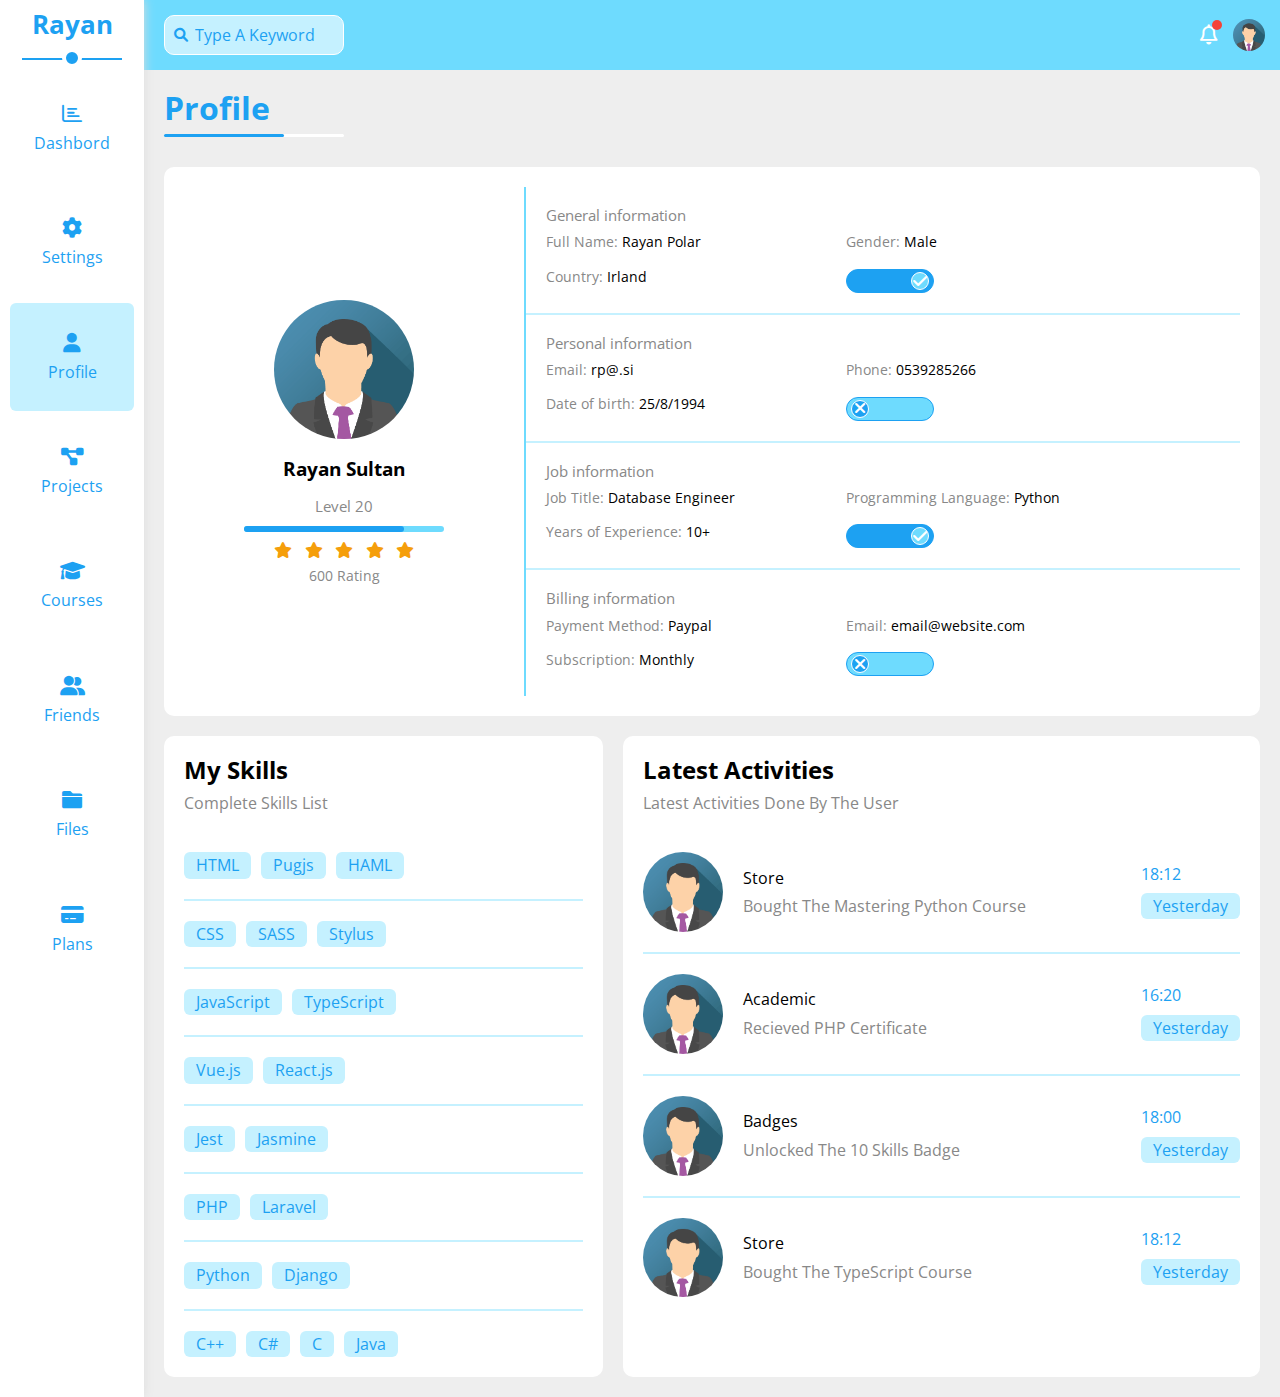
<file: profile.html>
<!DOCTYPE html>
<html lang="en">
<head>
    <meta charset="UTF-8">
    <meta http-equiv="X-UA-Compatible" content="IE=edge">
    <meta name="viewport" content="width=device-width, initial-scale=1.0">
    <title>Settings</title>
    <!-- Font Awesome library -->
    <link rel="stylesheet" href="./css/all.min.css">
    <!-- Framework file -->
        <link rel="stylesheet" href="./css/framework.css">
    <!-- To display web page normally -->
    <link rel="stylesheet" href="./css/normalize.css">
    <!-- Main styling file -->
    <link rel="stylesheet" href="./css/elzero.css">
    <!-- Google fonts 'Open Sans' -->
    <link rel="preconnect" href="https://fonts.googleapis.com">
    <link rel="preconnect" href="https://fonts.gstatic.com" crossorigin>
    <link href="https://fonts.googleapis.com/css2?family=Open+Sans:wght@300;500&display=swap" rel="stylesheet">
</head>
<body>
    <div class="page d-flex">
        <div class="sidebar bg-white p-10 p-relative">
            <h3 class="p-relative text-c mt-0 c-prime" >Rayan</h3>
            <ul>
                <li>
                    <a class="d-flex j-content-c align-center flex-d fs-14 c-black rad-6" href="index.html">
                        <i class="fa-regular fa-chart-bar fa-fw"></i>
                        <span class="hide-mobile">Dashbord</span>
                    </a>
                </li>
                <li>
                    <a class="d-flex j-content-c align-center flex-d fs-14 c-black rad-6" href="settings.html">
                        <i class="fa-sharp fa-solid fa-gear"></i>
                        <span class="hide-mobile">Settings</span>
                    </a>
                </li>
                <li>
                    <a class="active d-flex j-content-c align-center flex-d fs-14 c-black rad-6" href="profile.html">
                        <i class="fa-solid fa-user fa-fw"></i>
                        <span class="hide-mobile">Profile</span>
                    </a>
                </li>
                <li>
                    <a class="d-flex j-content-c align-center flex-d fs-14 c-black rad-6" href="projects.html">
                        <i class="fa-solid fa-diagram-project fa-fw"></i>
                        <span class="hide-mobile">Projects</span>
                    </a>
                </li>
                <li>
                    <a class="d-flex j-content-c align-center flex-d fs-14 c-black rad-6" href="courses.html">
                        <i class="fa-solid fa-graduation-cap"></i>
                        <span class="hide-mobile">Courses</span>
                    </a>
                </li>
                <li>
                    <a class="d-flex j-content-c align-center flex-d fs-14 c-black rad-6" href="friends.html">
                        <i class="fa-solid fa-user-group"></i>
                        <span class="hide-mobile">Friends</span>
                    </a>
                </li>
                <li>
                    <a class="d-flex j-content-c align-center flex-d fs-14 c-black rad-6" href="files.html">
                        <i class="fa-solid fa-folder-closed fa-fw"></i>
                        <span class="hide-mobile">Files</span>
                    </a>
                </li>
                <li>
                    <a class="d-flex j-content-c align-center flex-d fs-14 c-black rad-6" href="plans.html">
                        <i class="fa-solid fa-credit-card fa-fw"></i>
                        <span class="hide-mobile">Plans</span>
                    </a>
                </li>
            </ul>
        </div>
        <div class="content w-full hidden-flow bg-eee">
            <!-- Start HEAD -->
            <div class="head between-flex bg-second-alt p-15">
                <div class="search p-relative">
                    <input class="p-10 bg-second bor-1-white rad-10" type="search" placeholder="type a keyword">
                </div>
                <div class="icons d-flex align-center">
                    <span class="notify p-relative">
                        <i class="fa-regular fa-bell fa-lg p c-white"></i>
                    </span>
                    <img src="./imgs/team-01.png" alt="">
                </div>
            </div>
            <!-- End HEAD -->
            <h1 class="p-relative c-prime">Profile</h1>
            <div class="profile-page">
                <div class="overview d-flex f-wrap gap-20 m-20">
                    <!-- Start Profile -->
                    <div class="profile d-flex p-20 bg-white rad-10 w-full">
                        <div class="personal center-flex flex-d">
                            <img class="circle-rad" src="./imgs/team-01.png" alt="">
                            <h3 class="c-text mt-16 mb-16 text-c-mobile">Rayan sultan</h3>
                            <span class="d-block c-grey mb-16 fs-15">Level 20</span>
                            <div class="value p-relative mt-10 mb-10 rad-10"></div>
                            <div class="rates between-flex mb-10 c-orange">
                                <i class="fa-sharp fa-solid fa-star"></i>
                                <i class="fa-sharp fa-solid fa-star"></i>
                                <i class="fa-sharp fa-solid fa-star"></i>
                                <i class="fa-sharp fa-solid fa-star"></i>
                                <i class="fa-sharp fa-solid fa-star"></i>
                            </div>
                            <span class="rating c-grey fs-14">600 Rating</span>
                        </div>
                        <!-- Start Info Box -->
                        <div class="info-box">
                            <!-- Start General Information -->
                            <div class="box p-20 d-flex f-wrap align-center">
                                <h4 class="c-grey fs-15 w-full m-0">General information</h4>
                                <div class="fs-14">
                                    <span class="c-grey">Full Name:</span>
                                    <span>Rayan Polar</span>
                                </div>
                                <div class="fs-14">
                                    <span class="c-grey">Gender:</span>
                                    <span>Male</span>
                                </div>
                                <div class="fs-14">
                                    <span class="c-grey">Country:</span>
                                    <span>Irland</span>
                                </div>
                                <label>
                                    <input class="toggle-checkbox" type="checkbox" checked>
                                    <div class="toggle-switch"></div>
                                </label>
                            </div>
                            <!-- End General Information Box -->
                            <!-- Start Personal Information -->
                            <div class="box p-20 d-flex f-wrap align-center">
                                <h4 class="c-grey fs-15 w-full m-0">Personal information</h4>
                                <div class="fs-14">
                                    <span class="c-grey">Email:</span>
                                    <span>rp@.si</span>
                                </div>
                                <div class="fs-14">
                                    <span class="c-grey">Phone:</span>
                                    <span>0539285266</span>
                                </div>
                                <div class="fs-14">
                                    <span class="c-grey">Date of birth:</span>
                                    <span>25/8/1994</span>
                                </div>
                                <label>
                                    <input class="toggle-checkbox" type="checkbox">
                                    <div class="toggle-switch"></div>
                                </label>
                            </div>
                            <!-- End Personal Information -->
                            <!-- Start Job Information -->
                            <div class="box p-20 d-flex f-wrap align-center">
                                <h4 class="c-grey fs-15 w-full m-0">Job information</h4>
                                <div class="fs-14">
                                    <span class="c-grey">Job Title:</span>
                                    <span>Database Engineer</span>
                                </div>
                                <div class="fs-14">
                                    <span class="c-grey">Programming Language:</span>
                                    <span>Python</span>
                                </div>
                                <div class="fs-14">
                                    <span class="c-grey">Years of Experience:</span>
                                    <span>10+</span>
                                </div>
                                <label>
                                    <input class="toggle-checkbox" type="checkbox" checked>
                                    <div class="toggle-switch"></div>
                                </label>
                            </div>
                            <!-- End Job Information -->
                            <!-- Start Billing Information -->
                            <div class="box p-20 d-flex f-wrap align-center">
                                <h4 class="c-grey fs-15 w-full m-0">Billing information</h4>
                                <div class="fs-14">
                                    <span class="c-grey">Payment Method:</span>
                                    <span>Paypal</span>
                                </div>
                                <div class="fs-14">
                                    <span class="c-grey">Email:</span>
                                    <span>email@website.com</span>
                                </div>
                                <div class="fs-14">
                                    <span class="c-grey">Subscription:</span>
                                    <span>Monthly</span>
                                </div>
                                <label>
                                    <input class="toggle-checkbox" type="checkbox">
                                    <div class="toggle-switch"></div>
                                </label>
                            </div>
                            <!-- End Billing Information -->
                            <!-- Start Info Box -->
                            <!-- End General Information Box -->
                        </div>
                    </div>
                    <!-- End Profile -->
                    <!-- Start Skills -->
                    <div class="skills p-20 bg-white rad-10 text-c-mobile">
                        <h2 class="c-text mt-0 mb-10">My Skills</h2>
                        <p class="c-text c-grey m-0">Complete skills list</p>
                        <div class="list d-flex mt-40">
                            <div class="skill btn-shape c-prime bg-second">HTML</div>
                            <div class="skill btn-shape c-prime bg-second">Pugjs</div>
                            <div class="skill btn-shape c-prime bg-second">HAML</div>
                        </div>
                        <div class="list d-flex">
                            <div class="skill btn-shape c-prime bg-second">CSS</div>
                            <div class="skill btn-shape c-prime bg-second">SASS</div>
                            <div class="skill btn-shape c-prime bg-second">Stylus</div>
                        </div>
                        <div class="list d-flex">
                            <div class="skill btn-shape c-prime bg-second">JavaScript</div>
                            <div class="skill btn-shape c-prime bg-second">TypeScript</div>
                        </div>
                        <div class="list d-flex">
                            <div class="skill btn-shape c-prime bg-second">Vue.js</div>
                            <div class="skill btn-shape c-prime bg-second">React.js</div>
                        </div>
                        <div class="list d-flex">
                            <div class="skill btn-shape c-prime bg-second">Jest</div>
                            <div class="skill btn-shape c-prime bg-second">Jasmine</div>
                        </div>
                        <div class="list d-flex">
                            <div class="skill btn-shape c-prime bg-second">PHP</div>
                            <div class="skill btn-shape c-prime bg-second">Laravel</div>
                        </div>
                        <div class="list d-flex">
                            <div class="skill btn-shape c-prime bg-second">Python</div>
                            <div class="skill btn-shape c-prime bg-second">Django</div>
                        </div>
                        <div class="list d-flex">
                            <div class="skill btn-shape c-prime bg-second">C++</div>
                            <div class="skill btn-shape c-prime bg-second">C#</div>
                            <div class="skill btn-shape c-prime bg-second">C</div>
                            <div class="skill btn-shape c-prime bg-second">Java</div>
                        </div>
                    </div>
                    <!-- End Skills -->
                    <!-- Start Latest Activities -->
                    <div class="latest-activities p-20 bg-white rad-10 text-c-mobile">
                        <h2 class="c-text mt-0 mb-10">Latest Activities</h2>
                        <p class="c-text c-grey m-0">Latest activities done by the user</p>
                        <div class="box between-flex mt-40 text-c-mobile">
                            <img class="circle-rad" src="./imgs/team-01.png" alt="">
                            <div class="info">
                                <span>Store</span>
                                <div class="c-text c-grey mt-10">Bought the mastering Python course</div>
                            </div>
                            <div class="time">
                                <span>18:12</span>
                                <div class="c-prime bg-second btn-shape mt-10">Yesterday</div>
                            </div>
                        </div>
                        <div class="box between-flex">
                            <img class="circle-rad" src="./imgs/team-01.png" alt="">
                            <div class="info">
                                <span>Academic</span>
                                <div class="c-text c-grey mt-10">Recieved PHP certificate</div>
                            </div>
                            <div class="time">
                                <span>16:20</span>
                                <div class="c-prime bg-second btn-shape mt-10">Yesterday</div>
                            </div>
                        </div>
                        <div class="box between-flex">
                            <img class="circle-rad" src="./imgs/team-01.png" alt="">
                            <div class="info">
                                <span>Badges</span>
                                <div class="c-text c-grey mt-10">unlocked the 10 skills badge</div>
                            </div>
                            <div class="time">
                                <span>18:00</span>
                                <div class="c-prime bg-second btn-shape mt-10">Yesterday</div>
                            </div>
                        </div>
                        <div class="box between-flex">
                            <img class="circle-rad" src="./imgs/team-01.png" alt="">
                            <div class="info">
                                <span>Store</span>
                                <div class="c-text c-grey mt-10">Bought the TypeScript course</div>
                            </div>
                            <div class="time">
                                <span>18:12</span>
                                <div class="c-prime bg-second btn-shape mt-10">Yesterday</div>
                            </div>
                        </div>
                    </div>
                    <!-- End Latest Activities -->
                </div>
            </div>
        </div>
    </div>
</body>
</html>
</file>
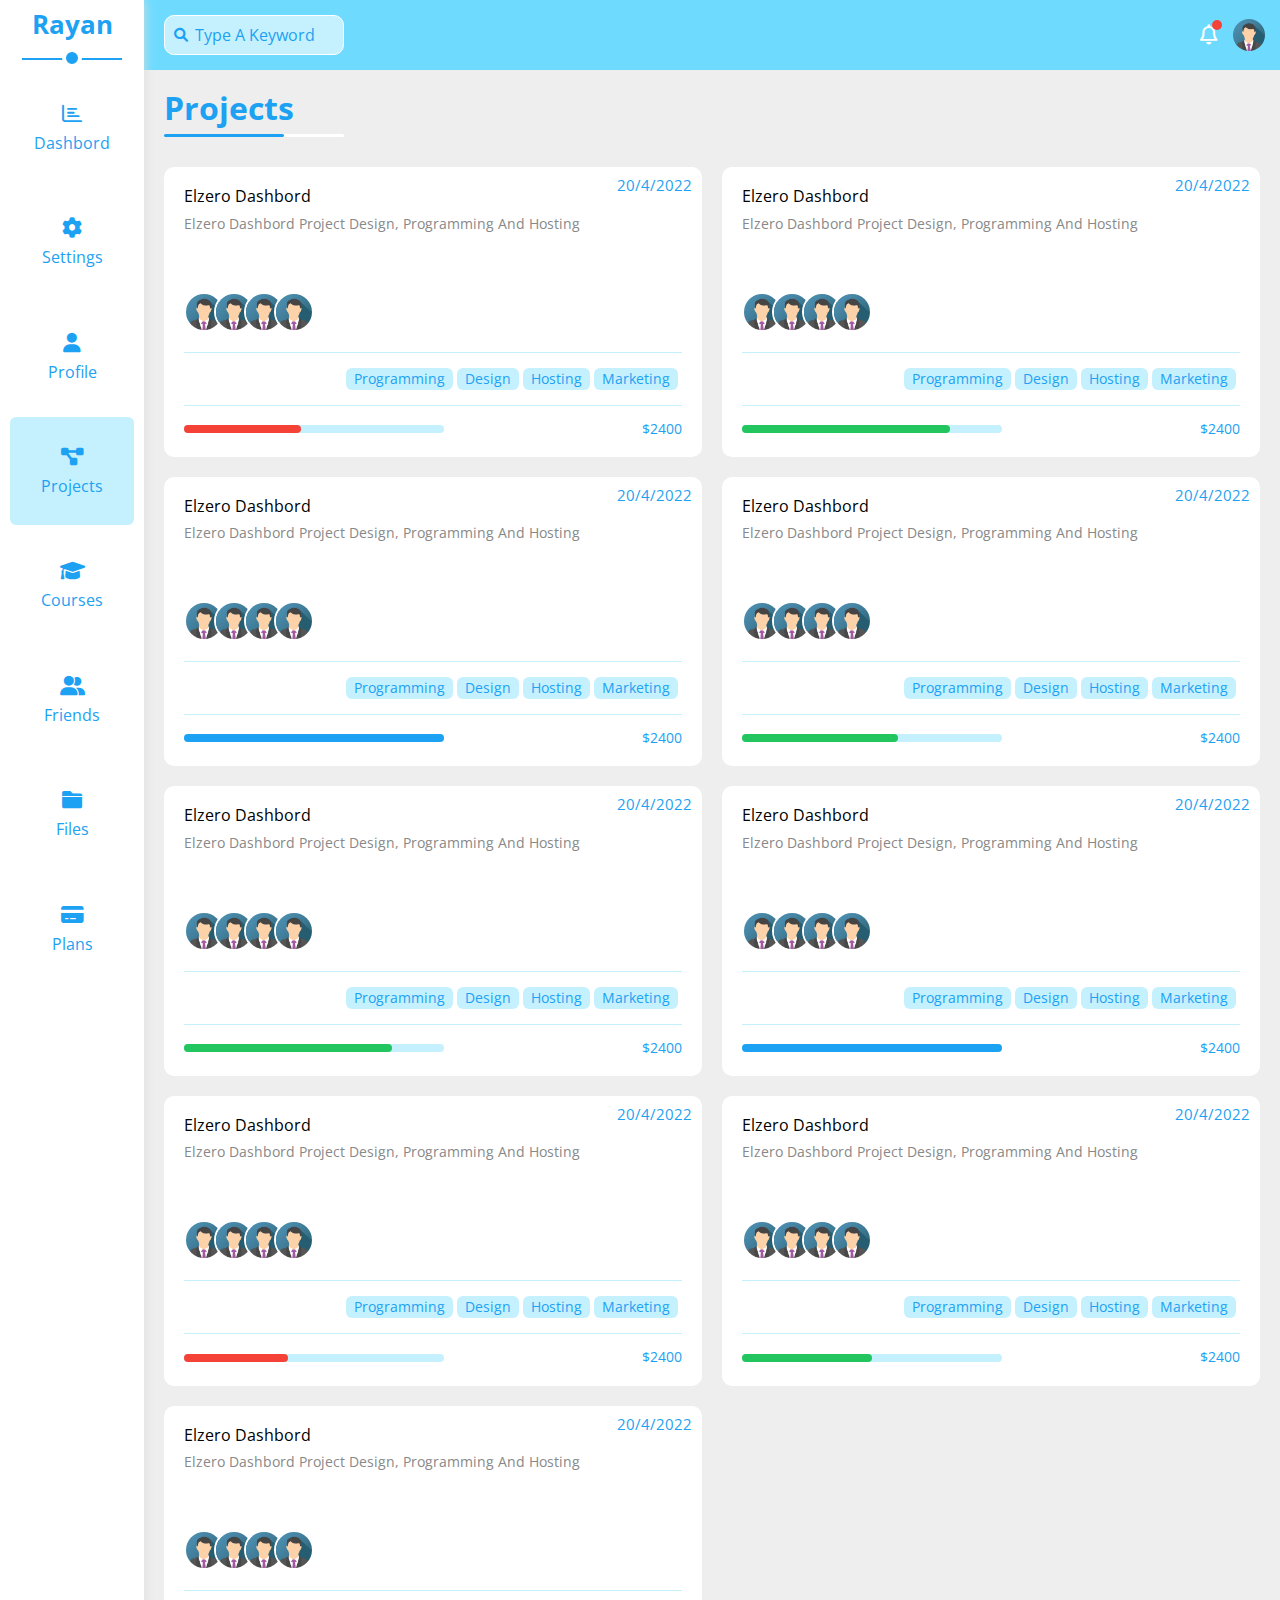
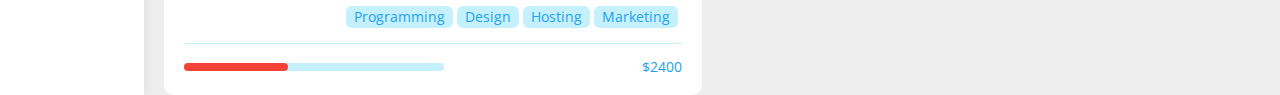
<file: projects.html>
<!DOCTYPE html>
<html lang="en">
<head>
    <meta charset="UTF-8">
    <meta http-equiv="X-UA-Compatible" content="IE=edge">
    <meta name="viewport" content="width=device-width, initial-scale=1.0">
    <title>Projects</title>
    <!-- Font Awesome library -->
    <link rel="stylesheet" href="./css/all.min.css">
    <!-- Framework file -->
        <link rel="stylesheet" href="./css/framework.css">
    <!-- To display web page normally -->
    <link rel="stylesheet" href="./css/normalize.css">
    <!-- Main styling file -->
    <link rel="stylesheet" href="./css/elzero.css">
    <!-- Google fonts 'Open Sans' -->
    <link rel="preconnect" href="https://fonts.googleapis.com">
    <link rel="preconnect" href="https://fonts.gstatic.com" crossorigin>
    <link href="https://fonts.googleapis.com/css2?family=Open+Sans:wght@300;500&display=swap" rel="stylesheet">
</head>
<body>
    <div class="page d-flex">
        <div class="sidebar bg-white p-10 p-relative">
            <h3 class="p-relative text-c mt-0 c-prime" >Rayan</h3>
            <ul>
                <li>
                    <a class="d-flex j-content-c align-center flex-d fs-14 c-black rad-6" href="index.html">
                        <i class="fa-regular fa-chart-bar fa-fw"></i>
                        <span class="hide-mobile">Dashbord</span>
                    </a>
                </li>
                <li>
                    <a class="d-flex j-content-c align-center flex-d fs-14 c-black rad-6" href="settings.html">
                        <i class="fa-sharp fa-solid fa-gear"></i>
                        <span class="hide-mobile">Settings</span>
                    </a>
                </li>
                <li>
                    <a class="d-flex j-content-c align-center flex-d fs-14 c-black rad-6" href="profile.html">
                        <i class="fa-solid fa-user fa-fw"></i>
                        <span class="hide-mobile">Profile</span>
                    </a>
                </li>
                <li>
                    <a class="active d-flex j-content-c align-center flex-d fs-14 c-black rad-6" href="projects.html">
                        <i class="fa-solid fa-diagram-project fa-fw"></i>
                        <span class="hide-mobile">Projects</span>
                    </a>
                </li>
                <li>
                    <a class="d-flex j-content-c align-center flex-d fs-14 c-black rad-6" href="courses.html">
                        <i class="fa-solid fa-graduation-cap"></i>
                        <span class="hide-mobile">Courses</span>
                    </a>
                </li>
                <li>
                    <a class="d-flex j-content-c align-center flex-d fs-14 c-black rad-6" href="friends.html">
                        <i class="fa-solid fa-user-group"></i>
                        <span class="hide-mobile">Friends</span>
                    </a>
                </li>
                <li>
                    <a class="d-flex j-content-c align-center flex-d fs-14 c-black rad-6" href="files.html">
                        <i class="fa-solid fa-folder-closed fa-fw"></i>
                        <span class="hide-mobile">Files</span>
                    </a>
                </li>
                <li>
                    <a class="d-flex j-content-c align-center flex-d fs-14 c-black rad-6" href="plans.html">
                        <i class="fa-solid fa-credit-card fa-fw"></i>
                        <span class="hide-mobile">Plans</span>
                    </a>
                </li>
            </ul>
        </div>
        <div class="content w-full hidden-flow bg-eee">
            <!-- Start HEAD -->
            <div class="head between-flex bg-second-alt p-15">
                <div class="search p-relative">
                    <input class="p-10 bg-second bor-1-white rad-10" type="search" placeholder="type a keyword">
                </div>
                <div class="icons d-flex align-center">
                    <span class="notify p-relative">
                        <i class="fa-regular fa-bell fa-lg p c-white"></i>
                    </span>
                    <img src="./imgs/team-01.png" alt="">
                </div>
            </div>
            <!-- End HEAD -->
            <h1 class="p-relative c-prime">Projects</h1>
            <div class="projects-page">
                <div class="projects wrapper d-grid gap-20">
                    <div class="elzero-dashboard d-flex flex-d align-start p-20 bg-white rad-10">
                        
                        <h4 class="c-text fw-noraml c-black m-0 text-c-mobile">Elzero dashbord<span class="date c-grey fs-15">20/4/2022</span></h4>
                        <p class="c-text c-grey fs-14 m-0 mt-10">Elzero dashbord project design, programming and hosting</p>
                        <div class="images center-flex mt-60 mb-20">
                            <img class="circle-rad bor-2-white" src="./imgs/team-01.png" alt="">
                            <img class="circle-rad bor-2-white" src="./imgs/team-01.png" alt="">
                            <img class="circle-rad bor-2-white" src="./imgs/team-01.png" alt="">
                            <img class="circle-rad bor-2-white" src="./imgs/team-01.png" alt="">
                        </div>
                        <div class="tags d-flex j-content-end align-center">
                            <span class="btn-shape bg-second c-prime fs-14">Programming</span>
                            <span class="btn-shape bg-second c-prime fs-14">Design</span>
                            <span class="btn-shape bg-second c-prime fs-14">Hosting</span>
                            <span class="btn-shape bg-second c-prime fs-14">Marketing</span>
                        </div>
                        <div class="info between-flex w-full">
                            <div class="progress p-relative rad-10"></div>
                            <div class="cost c-prime fs-14">$2400</div>
                        </div>
                    </div>
                    <div class="academy-protal d-flex flex-d align-start p-20 bg-white rad-10">
                        <div class="date align-self-end c-grey fs-15">20/4/2022</div>
                        <h4 class="c-text fw-noraml c-black m-0 text-c-mobile">Elzero dashbord</h4>
                        <p class="c-text c-grey fs-14 m-0 mt-10">Elzero dashbord project design, programming and hosting</p>
                        <div class="images center-flex mt-60 mb-20">
                            <img class="circle-rad bor-2-white" src="./imgs/team-01.png" alt="">
                            <img class="circle-rad bor-2-white" src="./imgs/team-01.png" alt="">
                            <img class="circle-rad bor-2-white" src="./imgs/team-01.png" alt="">
                            <img class="circle-rad bor-2-white" src="./imgs/team-01.png" alt="">
                        </div>
                        <div class="tags d-flex j-content-end align-center f-wrap">
                            <span class="btn-shape bg-second c-prime fs-14">Programming</span>
                            <span class="btn-shape bg-second c-prime fs-14">Design</span>
                            <span class="btn-shape bg-second c-prime fs-14">Hosting</span>
                            <span class="btn-shape bg-second c-prime fs-14">Marketing</span>
                        </div>
                        <div class="info between-flex w-full mt-20">
                            <div class="progress p-relative rad-10"></div>
                            <div class="cost c-prime fs-14">$2400</div>
                        </div>
                    </div>
                    <div class="chatting-app d-flex flex-d align-start p-20 bg-white rad-10">
                        <div class="date align-self-end c-grey fs-15">20/4/2022</div>
                        <h4 class="c-text fw-noraml c-black m-0 text-c-mobile">Elzero dashbord</h4>
                        <p class="c-text c-grey fs-14 m-0 mt-10">Elzero dashbord project design, programming and hosting</p>
                        <div class="images center-flex mt-60 mb-20">
                            <img class="circle-rad bor-2-white" src="./imgs/team-01.png" alt="">
                            <img class="circle-rad bor-2-white" src="./imgs/team-01.png" alt="">
                            <img class="circle-rad bor-2-white" src="./imgs/team-01.png" alt="">
                            <img class="circle-rad bor-2-white" src="./imgs/team-01.png" alt="">
                        </div>
                        <div class="tags d-flex j-content-end align-center f-wrap">
                            <span class="btn-shape bg-second c-prime fs-14">Programming</span>
                            <span class="btn-shape bg-second c-prime fs-14">Design</span>
                            <span class="btn-shape bg-second c-prime fs-14">Hosting</span>
                            <span class="btn-shape bg-second c-prime fs-14">Marketing</span>
                        </div>
                        <div class="info between-flex w-full mt-20">
                            <div class="progress p-relative rad-10"></div>
                            <div class="cost c-prime fs-14">$2400</div>
                        </div>
                    </div>
                    <div class="ahmed-dashboard d-flex flex-d align-start p-20 bg-white rad-10">
                        <div class="date align-self-end c-grey fs-15">20/4/2022</div>
                        <h4 class="c-text fw-noraml c-black m-0 text-c-mobile">Elzero dashbord</h4>
                        <p class="c-text c-grey fs-14 m-0 mt-10">Elzero dashbord project design, programming and hosting</p>
                        <div class="images center-flex mt-60 mb-20">
                            <img class="circle-rad bor-2-white" src="./imgs/team-01.png" alt="">
                            <img class="circle-rad bor-2-white" src="./imgs/team-01.png" alt="">
                            <img class="circle-rad bor-2-white" src="./imgs/team-01.png" alt="">
                            <img class="circle-rad bor-2-white" src="./imgs/team-01.png" alt="">
                        </div>
                        <div class="tags d-flex j-content-end align-center f-wrap">
                            <span class="btn-shape bg-second c-prime fs-14">Programming</span>
                            <span class="btn-shape bg-second c-prime fs-14">Design</span>
                            <span class="btn-shape bg-second c-prime fs-14">Hosting</span>
                            <span class="btn-shape bg-second c-prime fs-14">Marketing</span>
                        </div>
                        <div class="info between-flex w-full mt-20">
                            <div class="progress p-relative rad-10"></div>
                            <div class="cost c-prime fs-14">$2400</div>
                        </div>
                    </div>
                    <div class="ahmed-portal d-flex flex-d align-start p-20 bg-white rad-10">
                        <div class="date align-self-end c-grey fs-15">20/4/2022</div>
                        <h4 class="c-text fw-noraml c-black m-0 text-c-mobile">Elzero dashbord</h4>
                        <p class="c-text c-grey fs-14 m-0 mt-10">Elzero dashbord project design, programming and hosting</p>
                        <div class="images center-flex mt-60 mb-20">
                            <img class="circle-rad bor-2-white" src="./imgs/team-01.png" alt="">
                            <img class="circle-rad bor-2-white" src="./imgs/team-01.png" alt="">
                            <img class="circle-rad bor-2-white" src="./imgs/team-01.png" alt="">
                            <img class="circle-rad bor-2-white" src="./imgs/team-01.png" alt="">
                        </div>
                        <div class="tags d-flex j-content-end align-center f-wrap">
                            <span class="btn-shape bg-second c-prime fs-14">Programming</span>
                            <span class="btn-shape bg-second c-prime fs-14">Design</span>
                            <span class="btn-shape bg-second c-prime fs-14">Hosting</span>
                            <span class="btn-shape bg-second c-prime fs-14">Marketing</span>
                        </div>
                        <div class="info between-flex w-full mt-20">
                            <div class="progress p-relative rad-10"></div>
                            <div class="cost c-prime fs-14">$2400</div>
                        </div>
                    </div>
                    <div class="rayan-app d-flex flex-d align-start p-20 bg-white rad-10">
                        <div class="date align-self-end c-grey fs-15">20/4/2022</div>
                        <h4 class="c-text fw-noraml c-black m-0 text-c-mobile">Elzero dashbord</h4>
                        <p class="c-text c-grey fs-14 m-0 mt-10">Elzero dashbord project design, programming and hosting</p>
                        <div class="images center-flex mt-60 mb-20">
                            <img class="circle-rad bor-2-white" src="./imgs/team-01.png" alt="">
                            <img class="circle-rad bor-2-white" src="./imgs/team-01.png" alt="">
                            <img class="circle-rad bor-2-white" src="./imgs/team-01.png" alt="">
                            <img class="circle-rad bor-2-white" src="./imgs/team-01.png" alt="">
                        </div>
                        <div class="tags d-flex j-content-end align-center f-wrap">
                            <span class="btn-shape bg-second c-prime fs-14">Programming</span>
                            <span class="btn-shape bg-second c-prime fs-14">Design</span>
                            <span class="btn-shape bg-second c-prime fs-14">Hosting</span>
                            <span class="btn-shape bg-second c-prime fs-14">Marketing</span>
                        </div>
                        <div class="info between-flex w-full mt-20">
                            <div class="progress p-relative rad-10"></div>
                            <div class="cost c-prime fs-14">$2400</div>
                        </div>
                    </div>
                    <div class="rayan-dashboard d-flex flex-d align-start p-20 bg-white rad-10">
                        <div class="date align-self-end c-grey fs-15">20/4/2022</div>
                        <h4 class="c-text fw-noraml c-black m-0 text-c-mobile">Elzero dashbord</h4>
                        <p class="c-text c-grey fs-14 m-0 mt-10">Elzero dashbord project design, programming and hosting</p>
                        <div class="images center-flex mt-60 mb-20">
                            <img class="circle-rad bor-2-white" src="./imgs/team-01.png" alt="">
                            <img class="circle-rad bor-2-white" src="./imgs/team-01.png" alt="">
                            <img class="circle-rad bor-2-white" src="./imgs/team-01.png" alt="">
                            <img class="circle-rad bor-2-white" src="./imgs/team-01.png" alt="">
                        </div>
                        <div class="tags d-flex j-content-end align-center f-wrap">
                            <span class="btn-shape bg-second c-prime fs-14">Programming</span>
                            <span class="btn-shape bg-second c-prime fs-14">Design</span>
                            <span class="btn-shape bg-second c-prime fs-14">Hosting</span>
                            <span class="btn-shape bg-second c-prime fs-14">Marketing</span>
                        </div>
                        <div class="info between-flex w-full mt-20">
                            <div class="progress p-relative rad-10"></div>
                            <div class="cost c-prime fs-14">$2400</div>
                        </div>
                    </div>
                    <div class="rayan-portal d-flex flex-d align-start p-20 bg-white rad-10">
                        <div class="date align-self-end c-grey fs-15">20/4/2022</div>
                        <h4 class="c-text fw-noraml c-black m-0 text-c-mobile">Elzero dashbord</h4>
                        <p class="c-text c-grey fs-14 m-0 mt-10">Elzero dashbord project design, programming and hosting</p>
                        <div class="images center-flex mt-60 mb-20">
                            <img class="circle-rad bor-2-white" src="./imgs/team-01.png" alt="">
                            <img class="circle-rad bor-2-white" src="./imgs/team-01.png" alt="">
                            <img class="circle-rad bor-2-white" src="./imgs/team-01.png" alt="">
                            <img class="circle-rad bor-2-white" src="./imgs/team-01.png" alt="">
                        </div>
                        <div class="tags d-flex j-content-end align-center f-wrap">
                            <span class="btn-shape bg-second c-prime fs-14">Programming</span>
                            <span class="btn-shape bg-second c-prime fs-14">Design</span>
                            <span class="btn-shape bg-second c-prime fs-14">Hosting</span>
                            <span class="btn-shape bg-second c-prime fs-14">Marketing</span>
                        </div>
                        <div class="info between-flex w-full mt-20">
                            <div class="progress p-relative rad-10"></div>
                            <div class="cost c-prime fs-14">$2400</div>
                        </div>
                    </div>
                    <div class="ahmed-app d-flex flex-d align-start p-20 bg-white rad-10">
                        <div class="date align-self-end c-grey fs-15">20/4/2022</div>
                        <h4 class="c-text fw-noraml c-black m-0 text-c-mobile">Elzero dashbord</h4>
                        <p class="c-text c-grey fs-14 m-0 mt-10">Elzero dashbord project design, programming and hosting</p>
                        <div class="images center-flex mt-60 mb-20">
                            <img class="circle-rad bor-2-white" src="./imgs/team-01.png" alt="">
                            <img class="circle-rad bor-2-white" src="./imgs/team-01.png" alt="">
                            <img class="circle-rad bor-2-white" src="./imgs/team-01.png" alt="">
                            <img class="circle-rad bor-2-white" src="./imgs/team-01.png" alt="">
                        </div>
                        <div class="tags d-flex j-content-end align-center">
                            <span class="btn-shape bg-second c-prime fs-14">Programming</span>
                            <span class="btn-shape bg-second c-prime fs-14">Design</span>
                            <span class="btn-shape bg-second c-prime fs-14">Hosting</span>
                            <span class="btn-shape bg-second c-prime fs-14">Marketing</span>
                        </div>
                        <div class="info between-flex w-full mt-20">
                            <div class="progress p-relative rad-10"></div>
                            <div class="cost c-prime fs-14">$2400</div>
                        </div>
                    </div>
                </div>
            </div>
        </div>
    </div>
</body>
</html>
</file>
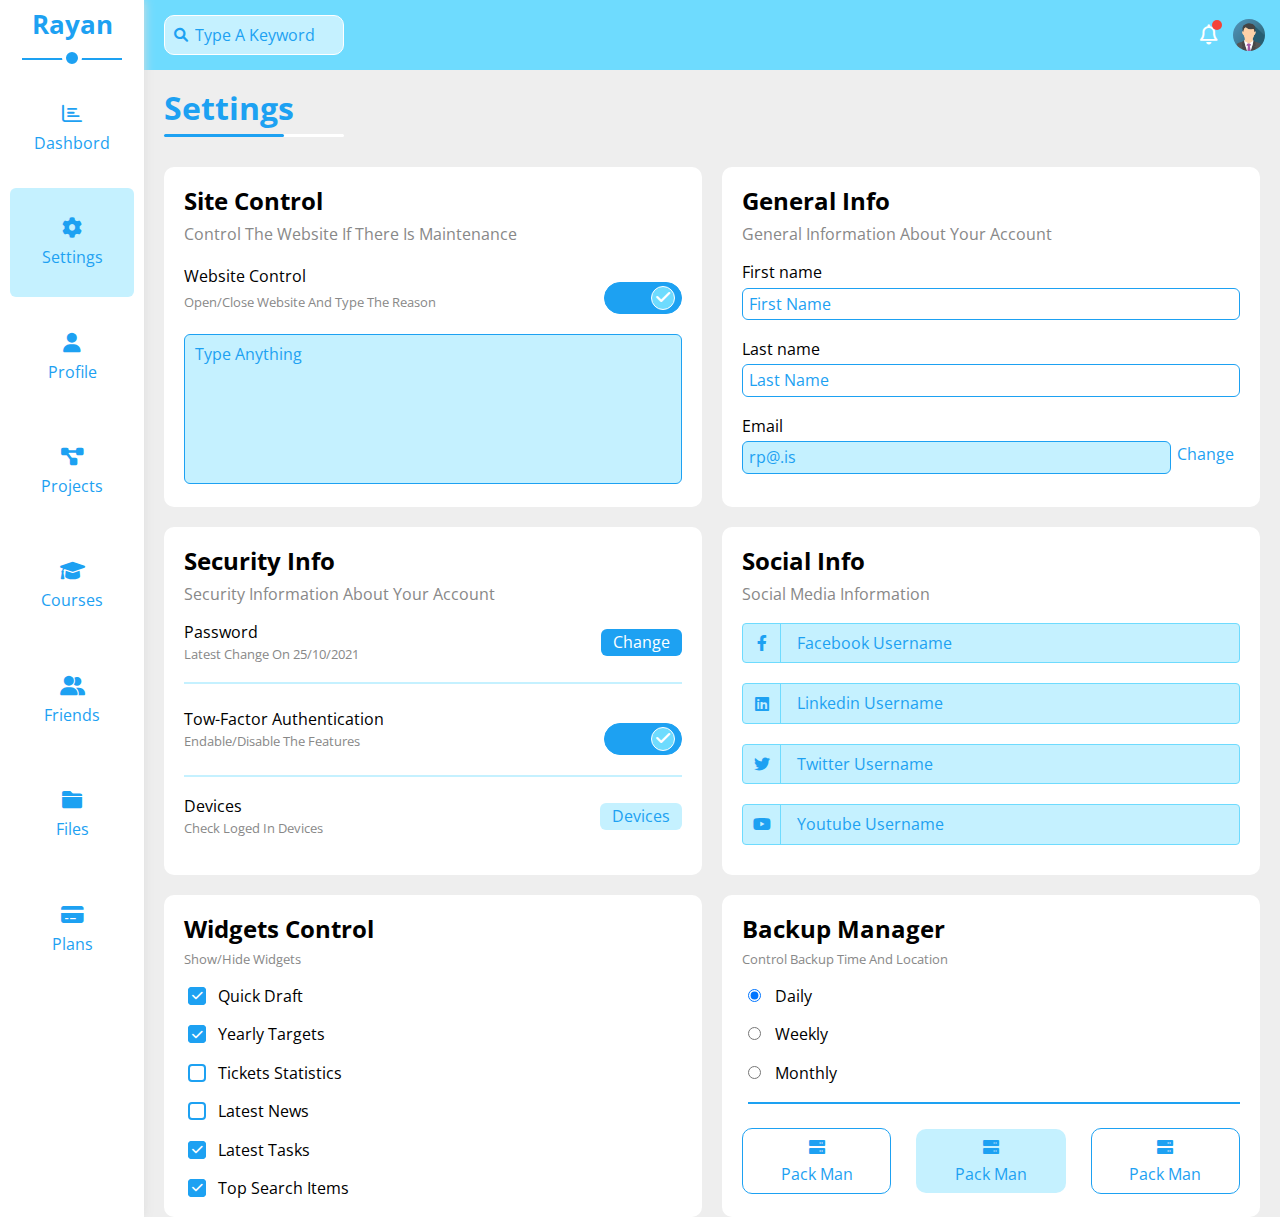
<file: settings.html>
<!DOCTYPE html>
<html lang="en">
<head>
    <meta charset="UTF-8">
    <meta http-equiv="X-UA-Compatible" content="IE=edge">
    <meta name="viewport" content="width=device-width, initial-scale=1.0">
    <title>Settings</title>
    <!-- Font Awesome library -->
    <link rel="stylesheet" href="./css/all.min.css">
    <!-- Framework file -->
        <link rel="stylesheet" href="./css/framework.css">
    <!-- To display web page normally -->
    <link rel="stylesheet" href="./css/normalize.css">
    <!-- Main styling file -->
    <link rel="stylesheet" href="./css/elzero.css">
    <!-- Google fonts 'Open Sans' -->
    <link rel="preconnect" href="https://fonts.googleapis.com">
    <link rel="preconnect" href="https://fonts.gstatic.com" crossorigin>
    <link href="https://fonts.googleapis.com/css2?family=Open+Sans:wght@300;500&display=swap" rel="stylesheet">
</head>
<body>
    <div class="page d-flex">
        <div class="sidebar bg-white p-10 p-relative">
            <h3 class="p-relative text-c mt-0 c-prime" >Rayan</h3>
            <ul>
                <li>
                    <a class="d-flex j-content-c align-center flex-d fs-14 c-black rad-6" href="index.html">
                        <i class="fa-regular fa-chart-bar fa-fw"></i>
                        <span class="hide-mobile">Dashbord</span>
                    </a>
                </li>
                <li>
                    <a class="active d-flex j-content-c align-center flex-d fs-14 c-black rad-6" href="settings.html">
                        <i class="fa-sharp fa-solid fa-gear"></i>
                        <span class="hide-mobile">Settings</span>
                    </a>
                </li>
                <li>
                    <a class="d-flex j-content-c align-center flex-d fs-14 c-black rad-6" href="profile.html">
                        <i class="fa-solid fa-user fa-fw"></i>
                        <span class="hide-mobile">Profile</span>
                    </a>
                </li>
                <li>
                    <a class="d-flex j-content-c align-center flex-d fs-14 c-black rad-6" href="projects.html">
                        <i class="fa-solid fa-diagram-project fa-fw"></i>
                        <span class="hide-mobile">Projects</span>
                    </a>
                </li>
                <li>
                    <a class="d-flex j-content-c align-center flex-d fs-14 c-black rad-6" href="courses.html">
                        <i class="fa-solid fa-graduation-cap"></i>
                        <span class="hide-mobile">Courses</span>
                    </a>
                </li>
                <li>
                    <a class="d-flex j-content-c align-center flex-d fs-14 c-black rad-6" href="friends.html">
                        <i class="fa-solid fa-user-group"></i>
                        <span class="hide-mobile">Friends</span>
                    </a>
                </li>
                <li>
                    <a class="d-flex j-content-c align-center flex-d fs-14 c-black rad-6" href="files.html">
                        <i class="fa-solid fa-folder-closed fa-fw"></i>
                        <span class="hide-mobile">Files</span>
                    </a>
                </li>
                <li>
                    <a class="d-flex j-content-c align-center flex-d fs-14 c-black rad-6" href="plans.html">
                        <i class="fa-solid fa-credit-card fa-fw"></i>
                        <span class="hide-mobile">Plans</span>
                    </a>
                </li>
            </ul>
        </div>
        <div class="content w-full hidden-flow bg-eee">
            <!-- Start HEAD -->
            <div class="head between-flex bg-second-alt p-15">
                <div class="search p-relative">
                    <input class="p-10 bg-second bor-1-white rad-10" type="search" placeholder="type a keyword">
                </div>
                <div class="icons d-flex align-center">
                    <span class="notify p-relative">
                        <i class="fa-regular fa-bell fa-lg p c-white"></i>
                    </span>
                    <img src="./imgs/team-01.png" alt="">
                </div>
            </div>
            <!-- End HEAD -->
            <h1 class="p-relative c-prime">Settings</h1>
            <div class="settings-page">
                <div class="wrapper d-grid gap-20">
                    <!-- Start Site Control Widget -->
                    <div class="site-control p-20 bg-white rad-10 text-c-mobile">
                        <h2 class="c-text mt-0 mb-10">Site control</h2>
                        <p class="c-text c-grey m-0">control the website if there is maintenance</p>
                        <div class="control between-flex mt-20 mb-20">
                            <div class="text">
                                <span class="c-text c-black">Website control</span>
                                <p class="c-text c-grey fs-13 m-0 mt-10">Open/close website and type the reason</p>
                            </div>
                            <label>
                                <input class="toggle-checkbox" type="checkbox" checked>
                                <div class="toggle-switch"></div>
                            </label>
                        </div>
                        <form>
                            <textarea class="textarea-remade w-full h-150" placeholder="Type anything"></textarea>
                        </form>
                    </div>
                    <!-- End Site Control Widget -->
                    <!-- Start General Info Widget -->
                    <div class="general-info p-20 bg-white rad-10 text-c-mobile">
                        <h2 class="c-text mt-0 mb-10">General info</h2>
                        <p class="c-text c-grey m-0">General information about your account</p>
                        <div class="mt-20 mb-20">
                            <label for="First-Name">First name</label>
                            <input class="d-block w-full c-prime placeholder-c-prime bg-white bor-1-prime rad-6 p-6 mt-6" type="text" placeholder="First name">
                        </div>
                        <div class="mt-20 mb-20">
                            <label class="" for="">Last name</label>
                            <input class="d-block w-full c-prime placeholder-c-prime bg-white bor-1-prime rad-6 p-6 mt-6" type="text" placeholder="Last name">
                        </div>
                        <div class="email-field between-flex f-wrap mt-20">
                            <label class="" for="">Email</label>
                            <input class="c-prime placeholder-c-prime bg-second bor-1-prime rad-6 p-6 mt-6" type="email" value="rp@.is" readonly>
                            <input class="c-prime bg-white bor-none" type="submit" value="Change">
                        </div>
                    </div>
                    <!-- End General Info Widget -->
                    <!-- Start Security Info Widget -->
                    <div class="security-info p-20 bg-white rad-10 text-c-mobile">
                        <h2 class="c-text mt-0 mb-10">Security info</h2>
                        <p class="c-text c-grey m-0">Security information about your account</p>
                        <div class="password between-flex bor-sec-bottom mt-20 mb-20">
                            <div class="info">
                                <span>Password</span>
                                <span class="d-block c-text c-grey fs-13 mt-6">Latest change on 25/10/2021</span>
                            </div>
                            <button class="bg-prime c-white btn-shape bor-none">Change</button>
                        </div>
                        <div class="authentication between-flex bor-sec-bottom mt-20 mb-20">
                            <div class="info">
                                <span class="c-text">Tow-factor authentication</span>
                                <span class="d-block c-text c-grey fs-13 mt-6">Endable/disable the features</span>
                            </div>
                            <label>
                                <input class="toggle-checkbox" type="checkbox" checked>
                                <div class="toggle-switch"></div>
                            </label>
                        </div>
                        <div class="divices between-flex mt-20">
                            <div class="info">
                                <span>Devices</span>
                                <span class="d-block c-text c-grey fs-13 mt-6">Check loged in devices</span>
                            </div>
                            <button class="bg-second c-prime btn-shape bor-none">Devices</button>
                        </div>
                    </div>
                    <!-- End Security Info Widget -->
                    <!-- Start Social Infor -->
                    <div class="social-info p-20 bg-white rad-10 text-c-mobile">
                        <h2 class="c-text mt-0 mb-10">Social info</h2>
                        <p class="c-text c-grey m-0">Social media information</p>
                        <div class="row d-flex c-prime bg-second bor-1-alt-second mt-20 mb-10">
                            <i class="fa-brands fa-facebook-f center-flex"></i>
                            <p class="c-text mt-10 mb-10">Facebook username</p>
                        </div>
                        <div class="row d-flex c-prime bg-second bor-1-alt-second mt-20 mb-10">
                            <i class="fa-brands fa-linkedin center-flex"></i>
                            <p class="c-text mt-10 mb-10">Linkedin username</p>
                        </div>
                        <div class="row d-flex c-prime bg-second bor-1-alt-second mt-20 mb-10">
                            <i class="fa-brands fa-twitter center-flex"></i>
                            <p class="c-text mt-10 mb-10">Twitter username</p>
                        </div>
                        <div class="row d-flex c-prime bg-second bor-1-alt-second mt-20 mb-10">
                            <i class="fa-brands fa-youtube center-flex"></i>
                            <p class="c-text mt-10 mb-10">Youtube username</p>
                        </div>
                    </div>
                    <!-- End Social Infor -->
                    <!-- Start Widgets Control -->
                    <div class="widgets-control p-20 bg-white rad-10">
                        <div class="label text-c-mobile">
                            <h2 class="c-text mt-0 mb-10">Widgets control</h2>
                            <p class="c-text c-grey m-0 fs-13">Show/hide widgets</p>
                        </div>
                        <div class="widget mt-20 mb-20">
                            <input type="checkbox" name="quick-draft" id="quick-draft" checked>
                            <label for="quick-draft" class="c-text">Quick draft</label>
                        </div>
                        <div class="widget mb-20">
                            <input type="checkbox" name="yearly-targets" id="yearly-targets" checked>
                            <label for="yearly-targets" class="c-text">Yearly targets</label>
                        </div>
                        <div class="widget mb-20">
                            <input type="checkbox" name="stats" id="stats">
                            <label for="stats" class="c-text">Tickets statistics</label>
                        </div>
                        <div class="widget mb-20">
                            <input type="checkbox" name="news" id="news">
                            <label for="news" class="c-text">Latest news</label>
                        </div>
                        <div class="widget mb-20">
                            <input type="checkbox" name="tasks" id="tasks" checked>
                            <label for="tasks" class="c-text">Latest tasks</label>
                        </div>
                        <div class="widget mt-20">
                            <input type="checkbox" name="search-items" id="search-items" checked>
                            <label for="search-items" class="c-text">Top search items</label>
                        </div>
                    </div>
                    <!-- End Widgets Control -->
                    <!-- Start Backup Manager -->
                    <div class="backup-manager p-20 bg-white rad-10">
                        <div class="label text-c-mobile">
                            <h2 class="c-text mt-0 mb-10">Backup manager</h2>
                            <p class="c-text c-grey m-0 fs-13">Control backup time and location</p>
                        </div>
                        <div class="times mt-20 ml-6">
                            <div class="duration mb-20">
                                <input type="radio" name="daily" id="daily" checked>
                                <label for="daily">Daily</label>
                            </div>
                            <div class="duration mb-20">
                                <input type="radio" name="weekly" id="weekly">
                                <label for="weekly">Weekly</label>
                            </div>
                            <div class="duration">
                                <input type="radio" name="monthly" id="monthly">
                                <label for="monthly">Monthly</label>
                            </div>
                        </div>
                        <div class="locations between-flex">
                            <div class="drive c-prime bg-white bor-2-prime rad-10">
                                <i class="fa-solid fa-server center-flex mb-10"></i>
                                <span class="d-block c-text text-c">Pack man</span>
                            </div>
                            <div class="drive c-prime bg-second rad-10">
                                <i class="fa-solid fa-server center-flex mb-10"></i>
                                <span class="d-block c-text text-c">Pack man</span>
                            </div>
                            <div class="drive c-prime bg-white bor-2-prime rad-10">
                                <i class="fa-solid fa-server center-flex mb-10"></i>
                                <span class="d-block c-text text-c">Pack man</span>
                            </div>
                        </div>
                    </div>
                    <!-- End Backup Manager -->
                </div>
            </div>
        </div>
    </div>
</body>
</html>
</file>
<file: css/framework.css>
/* Open Boxes */
/* Start Flex Properties */
.d-flex {
    display: flex;
}
.f-wrap {
    flex-wrap: wrap;
}
.j-content-start {
    justify-content: flex-start;
}
.j-content-c {
    justify-content: center;
}
.j-content-end {
    justify-content: flex-end;
}
.j-self-start {
    justify-self: flex-start;
}
.j-self-center {
    justify-self: center;
}
.j-slef-edn {
    justify-self: flex-end;
}
.space-between {
    justify-content: space-between;
}
.align-start {
    align-items: flex-start;
}
.align-center {
    align-items: center;
}
.align-end {
    align-items: flex-end;
}
.align-self-start {
    align-self: flex-start;
}
.align-self-center {
    align-self: center;
}
.align-self-end {
    align-self: flex-end;
}
.flex-d {
    flex-direction: column;
}
/* End Flex Properties */
/* Start Grid Properties */
.d-grid {
    display: grid;
}
.gap-20 {
    gap: 20px;
}
/* End Grid Properties */
/* Start Elements Displau */
.d-block {
    display: block;
}
@media (max-width: 767px) {
    .block-mobile {
        display: block;
    }
}
@media (max-width: 767px) {
    .hide-in-mobile {
        display: none;
    }
}
/* End Elements Displau */
/* Close Boxes */
/* Open Padding + Margin */
.p-0 {
    padding: 0px;
}
.p-6 {
    padding: 6px;
}
.p-10 {
    padding: 10px;
}
.p-15 {
    padding: 15px;
}
.p-20 {
    padding: 20px;
}
.pt-20 {
    padding-top: 20px;
}
.pt-10 {
    padding-top: 10px;
}
.pt-15 {
    padding-top: 15px;
}
.pl-30 {
    padding-left: 30px;
}
.pb-10 {
    padding-bottom: 10px;
}
.pb-15 {
    padding-bottom: 15px;
}
.pb-20 {
    padding-bottom: 20px;
}
.m-0 {
    margin: 0;
}
.m-10 {
    margin: 10px;
}
.m-20 {
    margin: 20px;
}
.mt-0 {
    margin-top: 0;
}
.mt-5 {
    margin-top: 5px;
}
.mt-6 {
    margin-top: 6px;
}
.mt-10 {
    margin-top: 10px;
}
.mt-15 {
    margin-top: 15px;
}
.mt-20 {
    margin-top: 20px;
}
.mt-25 {
    margin-top: 25px;
}
.mt-40 {
    margin-top: 40px;
}
.mt-60 {
    margin-top: 60px;
}
.mr-20 {
    margin-right: 20px;
}
.mb-0 {
    margin-bottom: 0px;
}
.mb-5 {
    margin-bottom: 5px;
}
.mb-6 {
    margin-bottom: 6px;
}
.mb-10 {
    margin-bottom: 10px;
}
.mb-15 {
    margin-bottom: 15px;
}
.mb-20 {
    margin-bottom: 20px;
}
.mb-25 {
    margin-bottom: 25px;
}
.mb-45 {
    margin-bottom: 45px;
}
.m-go-left {
    margin: 0 0 0 auto;
}
.ml-6 {
    margin-left: 6px;
}
.ml-10 {
    margin-left: 10px;
}
.ml-20 {
    margin-left: 20px;
}
/* Close Padding + Margin */
/* Open Color  */
.c-black {
    color: black;
}
.c-white {
    color: white;
}
.c-grey {
    color: #888;
}
.c-red {
    color: #f44336;
}
.c-green {
    color: #22c55e;
}
.c-orange {
    color: #f59e0b;
}
.c-blue-alt {
    color: #0d69d5;
}
.blue-c {
    color: #0075ff33;
}
.c-prime {
    color: #1da1f2;
}
.c-second {
    color: #c5f1ff;
}
.c-second-alt {
    color: #6edbfe;
}
.c-blue {
    color: #0075ff;
}
.bg-grey {
    background-color: #888;
}
.bg-red {
    background-color: #f44336;
}
.bg-light-red {
    background-color:rgb(244 67 54 / 20%);
}
.bg-green {
    background-color: #22c55e;
}
.bg-light-green {
    background-color: rgb(34 197 94 / 20%);
}
.bg-orange {
    background-color: #f59e0b;
}
.bg-light-orange {
    background-color: rgb(245 158 11 / 20%);
}
.bg-blue-alt {
    background-color: #0d69d5;
}
.blue-bg {
    background-color: #0075ff33;
}
.bg-main {
    background-color: #ebfaff;
}
.bg-prime {
    background-color: #1da1f2;
}
.bg-second {
    background-color: #c5f1ff;
}
.bg-second-alt {
    background-color: #6edbfe;
}
.bg-blue {
    background-color: #0075ff;
}
.bg-light-blue {
    background-color: rgb(0 117 255 / 20%);
}
.bg-white {
    background-color: white;
}
.bg-eee {
    background-color: #eee;
}
.bg-none {
    background-color: transparent;
}
/* Close Colors  */
/* Open Positions */
.p-relative {
    position: relative;
}
.p-absolute {
    position: absolute;
}
/* Close Positions */
/* Open Fonts */
.fs-13 {
    font-size: 13px;
}
.fs-14 {
    font-size: 14px;
}
.fs-15 {
    font-size: 15px;
}
.fs-16 {
    font-size: 16px;
}
.fs-25 {
    font-size: 25px;
}
.fs-40 {
    font-size: 40px;
}
.fw-noraml {
    font-weight: normal;
}
.fw-bold {
    font-weight: bold;
}
.text-c {
    text-align: center;
}
@media (max-width: 767px) {
    .text-c-mobile {
        text-align: center;
    }
}
.c-text {
    text-transform: capitalize;
}
/* Close Fonts */
/* Open Border */
.bor-none {
    border: none;
}
.bor-1-white {
    border: 1px solid white;
}
.bor-2-white {
    border: 2px solid white;
}
.bor-1-alt-second {
    border: 1px solid var(--secondary-alt-color);
}
.bor-2-alt-second {
    border: 2px solid var(--secondary-alt-color);
}
.bor-1-prime {
    border: 1px solid var(--primary-color);
}
.bor-2-prime {
    border: 1px solid var(--primary-color);
}
.bor-sec-bottom {
    border-bottom: 2px solid var(--secondary-color);
    padding-bottom: 20px;
}
.rad-6 {
    border-radius: 6px;
}
.rad-8 {
    border-radius: 8px;
}
.rad-10 {
    border-radius: 10px;
}
.circle-rad {
    border-radius: 50%;
}
.outline-none {
    outline: none;
}
/* Close Border */
/* Start Textarea Adjustments */
.height-200 {
    height: 200px;
}
/* End Textarea Adjustments */
/* Open hidden Elements */
.hidden-flow {
    overflow: hidden;
}
/* Close hidden Elements */
/* Open Dimensions */
.w-full {
    width: 100%;
}
.w-fit {
    width: fit-content;
}
.h-full {
    height: 100%;
}
.h-100 {
    height: 100px;
}
.h-150 {
    height: 150px;
}
.h-200 {
    height: 200px;
}
/* Close Dimensions */
/* Open Components */
.center-flex {
    display: flex;
    justify-content: center;
    align-items: center;
}
.between-flex {
    display: flex;
    justify-content: space-between;
    align-items: center;
}
.btn-shape {
    padding: 4px 12px;
    border-radius: 6px;
}
/* Start Input Fields Recreation */
.placeholder-c-prime::placeholder {
    color: var(--primary-color);
}
.textarea-remade {
    resize: none;
    padding: 10px;
    color: var(--primary-color);
    background-color: var(--secondary-color);
    border: 1px solid var(--primary-color);
    border-radius: 6px;
}
textarea::placeholder {
    color: var(--primary-color);
}
/* End Input Fields Recreation */
/* Start Toggles */

/* <label>
<input class="toggle-checkbox" type="checkbox" checked>
<div class="toggle-switch"></div>
</label> */
.toggle-checkbox {
    -webkit-appearance: none;
    appearance: none;
}
.toggle-switch {
    position: relative;
    width: 78px;
    height: 32px;
    background-color: var(--secondary-alt-color);
    border: 1px solid var(--primary-color);
    border-radius: 16px;
    transition: var(--main-transition);
    cursor: pointer;
}
.toggle-switch::before {
    position: absolute;
    display: flex;
    justify-content: center;
    align-items: center;
    content: "\f00d";
    font-family: var(--fa-style-family-classic);
    font-weight: 900;
    top: 50%;
    left: 4px;
    transform: translateY(-50%);
    width: 22px;
    height: 22px;
    color: white;
    background-color: var(--primary-color);
    border: 1px solid white;
    border-radius: 50%;
    transition: var(--main-transition);
}
.toggle-checkbox:checked + .toggle-switch {
    background-color: var(--primary-color);
}
.toggle-checkbox:checked + .toggle-switch::before {
    content: "\f00c";
    left: 46px;
    color: white;
    background-color: var(--secondary-alt-color);
    border-color: white;
}
/* End Toggles */
/* End Components */
/* Start Shapes */
</file>
<file: css/elzero.css>
:root {
    --fa-style-family-classic: "Font Awesome 6 Free";
    --main-transition: 0.4s;
    --blue-color: #0075ff;
    --primary-color: #1da1f2;
    --secondary-color: #c5f1ff;
    --secondary-alt-color: #6edbfe;
    --blue-alt-color: #0d69d5;
    --orange-color: #f59e0b;
    --green-color: #22c55e;
    --light-green-color: rgb(34 197 94 / 20%);
    --red-color: #f44336;
    --grey-color: #888;
}
* {
    box-sizing: border-box;
}
* input[type="checkbox"],
* input[type="checkbox"] + label {
    cursor: pointer;
}
body {
    font-family: "Open Sans", sans-serif;
    margin: 0;
}
*::placeholder {
    text-transform: capitalize;
}
*:focus {
    outline: none;
}
ul {
    list-style: none;
    padding: 0;
}
::-webkit-scrollbar {
    width: 15px;
}
::-webkit-scrollbar-track {
    background-color: var(--secondary-color);
}
::-webkit-scrollbar-thumb {
    background-color: #1da1f2;
}
::-webkit-scrollbar-thumb:hover {
    background-color: #00e5ff;
}
a {
    text-decoration: none;
}
.page {
    min-height: 100vh;
    background-color: #f1f5f9;
}
/* Start Sidebar */
.sidebar {
    width: 160px;
    box-shadow: 0 0 10px #DDD;
}
.sidebar > h3 {
    font-size: 26px;
    margin-bottom: 34px;
}
.sidebar > h3::before,
.sidebar > h3::after {
    content: "";
    position: absolute;
    left: 50%;
    transform: translateX(-50%);
    background-color: var(--primary-color);

}
.sidebar > h3::before {
    width: 100px;
    height: 2px;
    bottom: -20px;
}
.sidebar > h3::after {
    bottom: -28px;
    width: 12px;
    height: 12px;
    border: 4px solid white;
    border-radius: 50%;
}
.sidebar ul li a {
    transition: 0.4s;
    padding: 30px 0;
    margin-bottom: 6px;
}
.sidebar ul li a:hover,
.sidebar ul li a.active {
    background-color: var(--secondary-color);
}
.sidebar ul li a i {
    color: var(--primary-color);
    font-size: 20px;
}
.sidebar ul li a span {
    color: var(--primary-color);
    font-size: 16px;
    margin-top: 10px;
}
@media (max-width: 767px) {
    .sidebar {
        width: 80px;
        padding: 4px;
    }
    .sidebar > h3 {
        font-size: 22px;
        margin-bottom: 20px;
    }
    .sidebar > h3::before {
        bottom: -10px;
        width: 60px;
    }
    .sidebar > h3::after {
        bottom: -17px;
        width: 8px;
        height: 8px;
    }
    .sidebar ul li a {
        padding: 15px;
    }
    .sidebar ul li a span {
        font-size: 14px;
        margin-top: 6px;
    }
}
/* End Sidebar */
/* Start Content */
@media (max-width: 280px) {
    .content {
        overflow: visible;
    }
}
.content .head .search::before {
    font-family: var(--fa-style-family-classic);
    content: "\f002";
    font-size: 14px;
    font-weight: 900;
    position: absolute;
    top: 50%;
    left: 15px;
    transform: translateY(-50%);
    color: var(--primary-color);
}
.content .head .search input {
    width: 180px;
    padding-left: 30px;
    margin-left: 5px;
    transition: width 0.4s;
}
.content .head .search input::placeholder {
    color: var(--primary-color);
    text-transform: capitalize;
    transition: 0.2s;
}
.content .head .search input:focus {
    outline: 2px solid white;
    width: 200px;
}
.content .head .search input:focus::placeholder {
    opacity: 0;
}
.content .head .icons .notify::before {
    content: "";
    position: absolute;
    top: -6px;
    right: -4px;
    width: 10px;
    height: 10px;
    background-color: var(--red-color);
    border-radius: 50%;
}
.content .head .icons img {
    width: 32px;
    height: 32px;
    margin-left: 15px;
    border-radius: 50%;
}
.page h1 {
    margin: 20px 20px 40px;
}
.page h1::before,
.page h1::after {
    position: absolute;
    content: "";
    height: 3px;
    bottom: -10px;
    left: 0;
    border-radius: 12px;
}
.page h1::before {
    width: 180px;
    background-color: white;
}
.page h1::after {
    width: 120px;
    background-color: var(--primary-color);
}
.wrapper {
    grid-template-columns: repeat(auto-fill, minmax(440px, 1fr));
    margin: 0 20px;
}
@media (max-width: 767px) {
    .wrapper {
        grid-template-columns: minmax(200px, 1fr);
        gap: 10px;
    }
}
/* End Content */
/* Start Welcome Widget */
.welcome .intro img {
    width: 180px;
    margin-bottom: -20px;
}
.welcome .avatar {
    width: 64px;
    height: 64px;
    padding: 2px;
    margin-top: -32px;
    margin-left: 20px;
    border: 2px solid white;
    box-shadow: 0 0 5px #ddd;
}
.welcome .body {
    border-top: 1px solid #eee;
    border-bottom: 1px solid #eee;
}
.welcome .body > div{
    flex: 1;
    transition: var(--main-transition);
}
.welcome .body > div:hover {
    background-color: var(--secondary-alt-color);
}
.welcome .body > div:hover span {
    color: white;
}
.welcome .visit {
    margin: 0 15px 15px auto;
    transition: var(--main-transition);
}
.welcome .visit:hover {
    background-color: var(--primary-color);
}
@media (max-width: 766px) {
    .welcome .intro {
        padding: 30px;
    }
    .welcome .avatar {
        margin-left: 0;
    }
    .welcome .body > div:not(:last-child) {
        margin-bottom: 20px;
    }
}
/* End Welcome Widget */
/* Start Quick Draft Widget */
.content .wrapper .quick-draft form input::placeholder,
.content .wrapper .quick-draft form textarea::placeholder {
    color: var(--primary-color);
}
.content .wrapper .quick-draft form .save {
    margin-left: auto;
    cursor: pointer;
    transition: var(--main-transition);
}
.content .wrapper .quick-draft form .save:hover {
    background-color: var(--primary-color);
}
/* End Quick Draft Widget */
/* Start Targets */
.targets .row-of-target .icon {
    width: 80px;
    height: 80px;
    margin-right: 15px;
}
.targets .details {
    flex: 1;

}
.targets .details .progress {
    height: 4px;
}
.targets .details .progress > span {
    position: absolute;
    top: 0;
    left: 0;
    height: 100%;
}
.targets .details .progress > span span {
    position: absolute;
    bottom: 12px;
    right: -16px;
    padding: 2px 6px;
    font-size: 12px;
}
.targets .details .progress > span span::before {
    position: absolute;
    content: "";
    bottom: -10px;
    left: 50%;
    transform: translateX(-50%);
    border: 5px solid transparent;
}
.targets .details .progress > .blue span::before {
    border-top-color: var(--blue-color);

}
.targets .details .progress > .orange span::before {
    border-top-color: var(--orange-color);

}
.targets .details .progress > .green span::before {
    border-top-color: var(--green-color);

}
.blue .icon, 
.blue .progress {
    background-color: rgb(0 117 255 / 20%);
}
.orange .icon, 
.orange .progress {
    background-color: rgb(245 158 11 / 20%);
}
.green .icon, 
.green .progress {
    background-color: rgb(34 197 94 / 20%);
}
/* End Targets */
/* Start Tickets */
.tickets .box {
    border: 1px solid #ccc;
    width: calc(50% - 10px);
}
@media (max-width: 767px) {
    .tickets .box {
        width: 100%;
    }
}
/* End Tickets */
/* Start Latest News  */
.news .news-row:not(:last-of-type) {
    margin-bottom: 10px;
    padding-bottom: 10px;
    border-bottom: 2px solid var(--secondary-alt-color);
}
.news .news-row img {
    width: 100px;
    height: 60px;
    margin-right: 20px;
    border-radius: 6px;
}
.news .news-row .info {
    flex: 1 1;
}
.news .news-row .info h3 {
    margin: 0 0 6px;
    font-size: 16px;
}
@media (max-width: 767px) {
    .news .news-row {
        display: block;
    }
    .news .news-row img {
        margin-right: 0;
    }
    .news .news-row .info h3 {
        font-size: 14px;
    }
    .news .news-row .info p {
        font-size: 13px;
    }
    .news .news-row .label {
        display: block;
        margin: 10px auto;
        width: fit-content;
    }
}
/* End Latest News  */
/* Start Latest Tasks */
.tasks .task:not(:nth-of-type(4)) {
    padding-bottom: 10px;
    margin-bottom: 10px;
    border-bottom: 1px solid var(--secondary-alt-color);
}
.tasks .task:nth-of-type(4) {
    opacity: 40%;
    padding-bottom: 10px;
}
.tasks .task:last-of-type {
    padding: 0;
    padding-top: 10px;
    margin: 0;
    border: none;
    border-top: 1px solid var(--secondary-alt-color);
}
.tasks .task .info {
    flex-grow: 1;
}
.tasks .task button i {
    cursor: pointer;
    transition: 0.2s;
}
.tasks .task button i:hover {
    color: var(--red-color);
}
/* End Latest Tasks */
/* Start Top Search Items */
.search-items .rows-box .row:not(:last-of-type) {
    padding-bottom: 18px;
    margin-bottom: 10px;
    border-bottom: 1px solid var(--secondary-color);
}
/* End Top Search Items */
/* Start Latest Uploads */
.uploads .files .file:not(:last-of-type) {
    margin-bottom: 10px;
    padding-bottom: 10px;
    border-bottom: 1px solid var(--secondary-alt-color);
}
.uploads .files .file img {
    width: 40px;
    margin-right: 20px;
}
.uploads .files .file .info {
    flex-grow: 1;
}
@media (max-width:767px) {
    .uploads .files .file {
        flex-direction: column;
    }
    .uploads .files .file img {
        margin-right: 0;
    }
    .uploads .files .file .info {
        margin-bottom: 10px;
    }
    .uploads .files .file .info div {
        margin-top: 10px;
    }
}
/* End Latest Uploads */
/* Start Latest Project */
.latest-project ul::before {
    position: absolute;
    content: "";
    top: 0;
    left: 11px;
    width: 2px;
    height: 100%;
    background-color: var(--primary-color);
}
.latest-project ul li::before {
    content: "";
    display: block;
    width: 20px;
    height: 20px;
    margin-right: 20px;
    background-color: white;
    border-radius: 50%;
    border: 2px solid white;
    outline: 2px solid var(--primary-color);
    z-index: 4;
}
.latest-project ul li.done::before {
    background-color: var(--primary-color);
}
.latest-project ul li.current::before {
    animation: change-color 0.8s infinite alternate;
}
/* End Latest Project */
/* Start Reminders */
.reminders .reminders-holder .reminder {
    padding-left: 16px;
    margin-left: 40px;
    border-left: 3px solid;
}
.reminders .reminders-holder .reminder:first-of-type {
    border-color: var(--blue-color);
}
.reminders .reminders-holder .reminder:nth-of-type(2) {
    border-color: var(--green-color);
}
.reminders .reminders-holder .reminder:nth-of-type(3) {
    border-color: var(--orange-color);
}
.reminders .reminders-holder .reminder:last-of-type {
    border-color: var(--red-color);
}
.reminders .reminders-holder .reminder::before {
    position: absolute;
    content: "";
    top: 50%;
    left: -40px;
    transform: translateY(-50%);
    width: 16px;
    height: 16px;
    border-radius: 50%;
}
.reminders .reminders-holder .reminder:first-of-type::before {
    background-color: var(--blue-color);
}
.reminders .reminders-holder .reminder:nth-of-type(2)::before {
    background-color: var(--green-color);
}
.reminders .reminders-holder .reminder:nth-of-type(3)::before {
    background-color: var(--orange-color);
}
.reminders .reminders-holder .reminder:last-of-type::before {
    background-color: var(--red-color);
}
/* End Reminders */
/* Start Latest Post */
.latest-post .profile .info {
    flex-grow: 1;
    margin-left: 16px;
}
.latest-post .profile img {
    width: 60px;
}
.latest-post p {
    line-height: 1.6;
}
.latest-post .stats {
    margin-bottom: 40px;
}
.latest-post .stats .likes span,
.latest-post .stats .comments span {
    margin-left: 8px;
}
@media (max-width:767px) {
    .latest-post .profile .info {
        flex-grow: 0;
        text-align: start;
    }
}
/* End Latest Post */
/* Start Social Medai Stats */
.media-stats .row {
    position: relative;
    padding-left: 70px;
    margin-bottom: 10px;
}
.media-stats .row.twitter {
    color: #1da1f2;
    background-color: rgb(29 161 242 / 20%);
}
.media-stats .row.facebook {
    color: #1877f2;
    background-color: rgb(24 119 242 / 20%);
}
.media-stats .row.youtube {
    color: #ff0000;
    background-color: rgb(255 0 0 / 20%);
}
.media-stats .row.linkedin {
    background-color: rgb(0 119 181 / 20%);
}
.media-stats .row i {
    position: absolute;
    width: 54px;
    top: 0;
    left: 0;
    text-align: center;
    transition: var(--main-transition);
}
.media-stats .row.twitter a {
    background-color: #1da1f2;
}
.media-stats .row.facebook a {
    background-color: #1877f2;
}
.media-stats .row.youtube a {
    background-color: #ff0000;
}
.media-stats .row.linkedin a {
    background-color: #0077b5;
}
@media (max-width: 767px) {
    .media-stats .row {
        flex-direction: column;
    }
    .media-stats .row span {
        display: block;
        margin-bottom: 8px;
    }
}
/* End Social Medai Stats */
/* Start Projects */
.projects .table-holder {
    overflow-x: auto;
}
.projects table {
    min-width: 1000px;
    border-spacing: 0;
}
.projects .table-holder table thead td {
    font-weight: bold;
    color: white;
    background-color: var(--secondary-alt-color);
}
.projects table td {
    padding: 16px;
    transition: 0.2s;
}
.projects table tbody tr:hover td {
    background-color: var(--secondary-color);
}
.projects table tbody td {
    border-bottom: 2px solid var(--secondary-color);
    border-left: 2px solid var(--secondary-color);
}
.projects table tbody tr td:last-child {
    border-right: 2px solid var(--secondary-color);
}
.projects table img {
    width: 32px;
    height: 32px;
    padding: 2px;
    background-color: white;
}
.projects table img:not(:first-child) {
    margin-left: -20px;
}
.projects table img:hover {
    z-index: 4;
}
.projects table .label {
    font-size: 12px;
}
/* End Projects */
/* Start General Info */
.general-info .email-field label {
    flex: 1 1 100%;
}
.general-info .email-field input[type="email"] {
    flex-grow: 1;
    cursor: not-allowed;
}
/* End General Info */
/* Start Social Info */
.social-info .row {
    border-radius: 4px;
}
.social-info .row i {
    width: 38px;
    border-right: 1px solid var(--secondary-alt-color);
}
.social-info .row p {
    margin-left: 16px;
}
/* End Social Info */
/* Start Widgets Control */
.widgets-control .widget input[type="checkbox"] {
    -webkit-appearance: none;
    appearance: none;
}
.widgets-control .widget label {
    position: relative;
    padding-left: 30px;
    cursor: pointer;
}
.widgets-control .widget label::before {
    content: "";
    width: 14px;
    height: 14px;
    border: 2px solid var(--primary-color);
    transition: 0.2s;
}
.widgets-control .widget label:hover::before {
    border-color: var(--secondary-alt-color);
}
.widgets-control .widget label::before,
.widgets-control .widget label::after {
    position: absolute;
    top: 50%;
    left: 0;
    margin-top: -9px;
    border-radius: 4px;
}
.widgets-control .widget label::after {
    font-family: var(--fa-style-family-classic);
    content: "\f00c";
    display: flex;
    justify-content: center;
    align-items: center;
    width: 18px;
    height: 18px;
    font-size: 12px;
    font-weight: 900;
    color: white;
    background-color: var(--primary-color);
    transform: scale(0) rotate(360deg);
    transition: var(--main-transition);
}
.widgets-control .widget input[type="checkbox"]:checked + label::after {
    transform: scale(1);
}
/* End Wedgets Control */
/* Start Backup Manager */
.backup-manager .times {
    padding-bottom: 20px;
    border-bottom: 2px solid var(--primary-color);
}
.backup-manager .times .duration label {
    padding-left: 10px;
}
.backup-manager .locations {
    height: 40%;
}
.backup-manager .locations .drive {
    flex: 0 0 30%;
    padding: 10px 26px;
}
@media (max-width: 767px) {
    .backup-manager .locations {
        flex-direction: column;
    }
    .backup-manager .locations .drive {
        width: 100%;
        margin-top: 20px;
    }
}
/* End Backup Manager */
/* Start Profile */
.profile .personal {
    padding: 40px 80px 40px 60px;
    border-right: 2px solid var(--secondary-alt-color);
}
.profile .personal img {
    width: 140px;
}
.profile .personal .value {
    width: 200px;
    height: 6px;
    background-color: var(--secondary-alt-color);
}
.profile .personal .value::before {
    content: "";
    position: absolute;
    top: 0;
    left: 0;
    width: 80%;
    height: 6px;
    background-color: var(--primary-color);
    border-radius: 10px;
}
.profile .personal .rates {
    width: 140px;
}
.profile .info-box .box:not(:last-of-type) {
    border-bottom: 2px solid var(--secondary-color);
}
.profile .info-box .box h4 {
    font-weight: normal;
}
.profile .info-box .box > div {
    min-width: 300px;
    padding: 10px 0 0;
}
.profile .info-box .box .toggle-switch {
    position: relative;
    width: 88px;
    height: 24px;
    background-color: var(--secondary-alt-color);
    border: 1px solid var(--primary-color);
    border-radius: 16px;
    transition: var(--main-transition);
    cursor: pointer;
}
.profile .info-box .box .toggle-switch::before {
    position: absolute;
    display: flex;
    justify-content: center;
    align-items: center;
    content: "\f00d";
    font-family: var(--fa-style-family-classic);
    font-weight: 900;
    top: 50%;
    left: 4px;
    transform: translateY(-50%);
    width: 16px;
    height: 16px;
    color: white;
    background-color: var(--primary-color);
    border: 1px solid white;
    border-radius: 50%;
    transition: var(--main-transition);
}
.profile .info-box .box .toggle-checkbox:checked + .toggle-switch {
    background-color: var(--primary-color);
}
.profile .info-box .box .toggle-checkbox:checked + .toggle-switch::before {
    content: "\f00c";
    left: 64px;
    color: white;
    background-color: var(--secondary-alt-color);
    border-color: white;
}
@media (max-width: 767px) {
    .profile {
        flex-direction: column;
    }
    .profile .personal {
        border: none;
        border-bottom: 4px solid var(--secondary-alt-color);
    }
}
/* End Profile */
/* Start Skills */
.skills {
    flex: 1 0 32%;
}
.skills .list:not(:last-of-type) {
    padding-bottom: 20px;
    margin-bottom: 20px;
    border-bottom: 2px solid var(--secondary-color);
}
.skills .list .skill:not(:last-of-type) {
    margin-right: 10px;
}
/* End Skills */
/* Start Latest Activities */
.latest-activities {
    flex: 1 1 50%;
    margin-left: 0;
}
.latest-activities .box:not(:last-of-type) {
    padding-bottom: 20px;
    margin-bottom: 20px;
    border-bottom: 2px solid var(--secondary-color);
}
.latest-activities .box  img {
    width: 80px;
}
.latest-activities .box .info {
    flex: 1;
    margin-left: 20px;
}
.latest-activities .box .time span {
    color: var(--primary-color);
}
@media (max-width: 992px) {
    .latest-activities .box {
        flex-direction: column;
        text-align: center;
    }
    .latest-activities .box .info {
        margin-left: 0;
        margin: 14px 0;
    }
}
/* End Latest Activities */
/* Start Projects */
.projects div {
    position: relative;
}
.projects div .date {
    position: absolute;
    right: 10px;
    top: 10px;
    color: var(--primary-color);
}
.projects div .images img {
    width: 40px;
}
.projects div .images img:not(:first-of-type) {
    margin-left: -10px;
}
.projects div .images img:hover {
    z-index: 6;
}
.projects div .tags {
    width: 100%;
    padding-top: 15px;
    border-top: 1px solid var(--secondary-color);
}
.projects div .tags span {
    padding: 3px 8px;
    margin-right: 4px;
}
.projects div .info {
    padding-top: 15px;
    margin-top: 15px;
    border-top: 1px solid var(--secondary-color);
}
.projects div .progress {
    width: 260px;
    height: 8px;
    background-color: var(--secondary-color);
}
.projects div .progress::before {
    position: absolute;
    content: "";
    top: 0;
    left: 0;
    height: 100%;
    border-radius: 10px;
}
.projects div.elzero-dashboard .progress::before {
    width: 45%;
    background-color: var(--red-color);
}
.projects div.academy-protal .progress::before {
    width: 80%;
    background-color: var(--green-color);
}
.projects div.chatting-app .progress::before {
    width: 100%;
    background-color: var(--primary-color);
}
.projects div.ahmed-dashboard .progress::before {
    width: 60%;
    background-color: var(--green-color);
}
.projects div.ahmed-portal .progress::before {
    width: 80%;
    background-color: var(--green-color);
}
.projects div.rayan-app .progress::before {
    width: 100%;
    background-color: var(--primary-color);
}
.projects div.rayan-dashboard .progress::before {
    width: 40%;
    background-color: var(--red-color);
}
.projects div.rayan-portal .progress::before {
    width: 50%;
    background-color: var(--green-color);
}
.projects div.ahmed-app .progress::before {
    width: 40%;
    background-color: var(--red-color);
}
@media (max-width: 767px) {
    .projects div .tags {
        flex-direction: column;
        align-items: flex-start;
    }
    .projects div .tags span {
        display: block;
        margin-top: 10px;
    }
    .projects div .info {
        flex-wrap: wrap;
        justify-content: center;
    }
    .projects div .info .progress {
        width: 100%;
        margin-bottom: 8px;
    }
}
/* End Projects */
/* Start Courses */
.courses.wrapper {
    grid-template-columns: repeat(auto-fill, minmax(300px, 1fr));
    gap: 20px;
}
.courses .course img.back {
    width: 100%;
}
.courses .course img.avatar {
    position: absolute;
    width: 80px;
    top: 20px;
    left: 20px;
    border: 2px solid white;
}
.courses .course .text h4 {
    color: var(--primary-color);
}
.courses .course .text p {
    color: var(--grey-color);
    margin: 0;
    line-height: 1.4;
}
.courses .course button {
    position: absolute;
    bottom: 45px;
    left: 50%;
    transform: translateX(-50%);
    cursor: pointer;
}
.courses .course .stats {
    border-top: 1px solid var(--secondary-color);
    width: 100%;
}
@media (max-width: 767px) {
    .courses.wrapper {
        grid-template-columns: repeat(auto-fill, minmax(200px, 1fr));
    }
    .courses .course img.avatar {
        width: 60px;
    }
}
/* End Courses */
/* Start Friends */
.friends-page.wrapper {
    grid-template-columns: repeat(auto-fill, minmax(300px, 1fr));
}
.friends-page .box .profile .notfication {
    margin-top: -10px;
    margin-left: -10px;
}
.friends-page .box .profile i {
    cursor: pointer;
    transition: var(--main-transition);
}
.friends-page .box .profile i:hover {
    color: white;
    background-color: var(--primary-color);
}
.friends-page .box .profile img {
    width: 120px;
}
.friends-page .box .middle {
    border-top: 1px solid var(--secondary-alt-color);
    border-bottom: 1px solid var(--secondary-alt-color);
}
.friends-page .box .middle .stats .row i {
    color: var(--primary-color);
}
.friends-page .box .stats {
    width: 50%;
}
.friends-page .box .stats .row .text {
    margin-left: 10px;
}
.friends-page .box .stats .row {
    flex: 0 0 30%;
}
.friends-page .box .vip {
    font-size: 50px;
    opacity: 40%;
}
.friends-page .box .options .buttons button {
    padding: 4px 8px;
    font-size: 14px;
    cursor: pointer;
}
@media (max-width: 767px) {
    .friends-page.wrapper {
        grid-template-columns: repeat(auto-fill, minmax(200px, 1fr));
    }
    .friends-page .box .vip {
        font-size: 40px;
    }
}
/* End Friends */
/* Start Files */
.divider {
    gap: 20px;
    margin: 20px;
}
.files.wrapper {
    grid-template-columns: repeat(auto-fill, minmax(200px, 1fr));
    flex: 1 1 80%;
    margin: 0;
}
.files .file img {
    width: 64px;
}
.files-page .files .file .info {
    border-top: 1px solid var(--secondary-color);
}
.divider .stats {
    flex: 1 0 260px;
    height: fit-content;
}
.divider .stats .row {
    border: 1px solid var(--secondary-color);
    font-size: 14px;
}
.divider .stats .row:not(:last-of-type) {
    margin-bottom: 20px;
}
.divider .stats .row i {
    width: 40px;
    height: 40px;
}
.divider .stats .row .info {
    flex: 1;
    margin-left: 10px;
}
.divider .stats button {
    padding: 10px 20px;
    cursor: pointer;
    transition: var(--main-transition);
}
.divider .stats button:hover {
    background-color: var(--blue-color);
}
@media (max-width:767px) {
    .divider {
        flex-direction: column;
        flex-wrap: wrap;
    }
    .files.wrapper {
        order: 2;
        max-width: 100%;
        gap: 20px;
    }
    .divider .stats {
        flex: 1 0 100%;
    }
    .divider .stats .row .info div {
        margin-bottom: 4px;
    }
    .divider .stats .row span {
        align-self: flex-start;
    }
}
/* End Files */
/* Start Plans */
.plans-page {
    grid-template-columns: repeat(auto-fill, minmax(450px, 1fr));
}
.plans-page .plan {
    border-radius: 10px;
}
.plans-page .plan .head {
    outline: solid 4px;
    border:  4px solid white;
    border-radius: 6px;
}
.plans-page .plan .head.green {
    outline-color: var(--green-color);

}
.plans-page .plan .head.blue {
    outline-color: var(--primary-color);

}
.plans-page .plan .head.orange {
    outline-color: var(--orange-color);

}
.plans-page .plan .head .price {
    position: absolute;
    top: 0;
    left: -14px;
}
.plans-page .plan ul li {
    border-bottom: 1px solid var(--secondary-color);
}
.plans-page .plan ul li i {
    font-size: 20px;
}
.plans-page .plan ul li i:last-of-type {
    cursor: pointer;
}
.plans-page .plan ul li i.yes {
    color: var(--green-color);
}
.plans-page .plan ul li i.fa-xmark {
    color: var(--red-color);
}
.plans-page .plan ul li p {
    flex: 1;
    margin-left: 10px;
}
.plans-page .plan button {
    padding: 8px 20px;
    cursor: pointer;
}
@media (max-width: 767px) {
    .plans-page {
        grid-template-columns: repeat(auto-fill, minmax(250px, 1fr));
    }
    .plans-page .plan ul li p {
        font-size: 14px;
    }
}
/* End Plans */
/* Start Animations */
@keyframes change-color {
    0% {
        background-color: var(--primary-color);
    }
    100% {
        background-color: white;
    }
}
/* End Animations */
</file>
